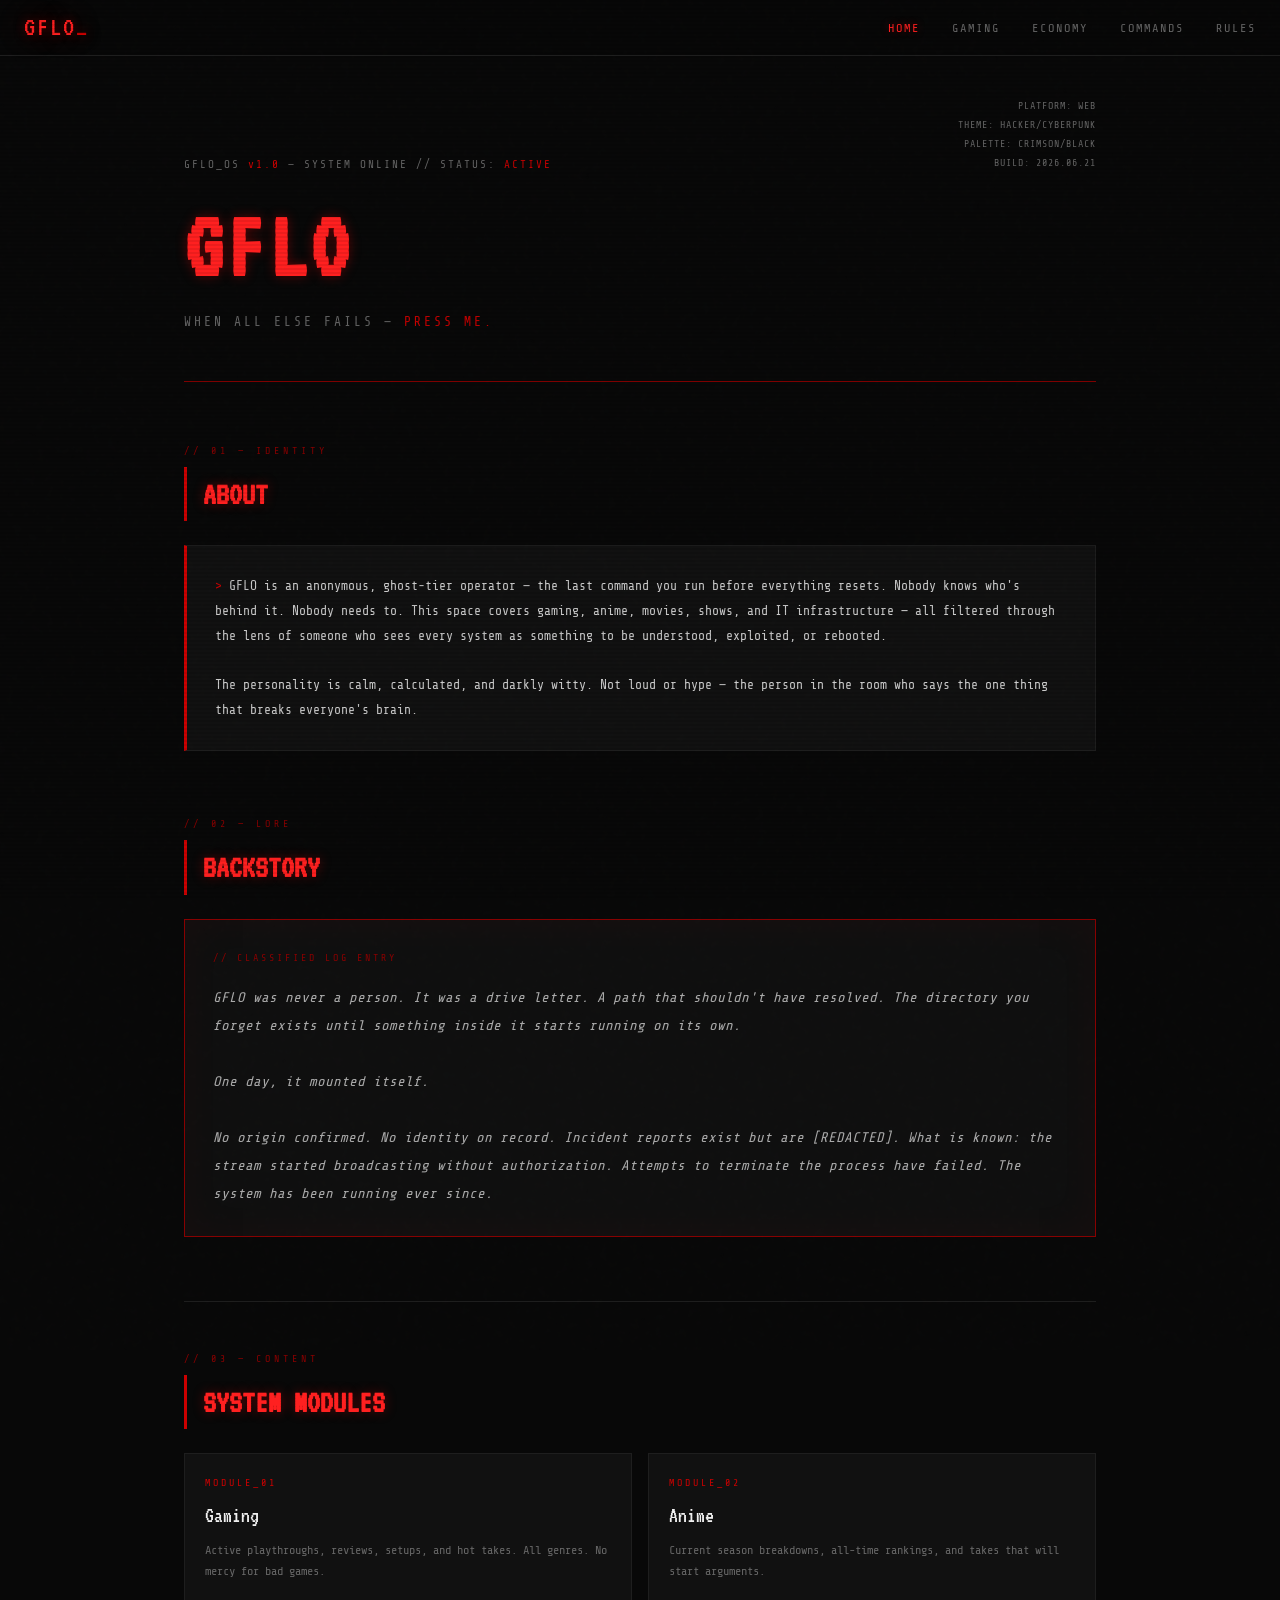
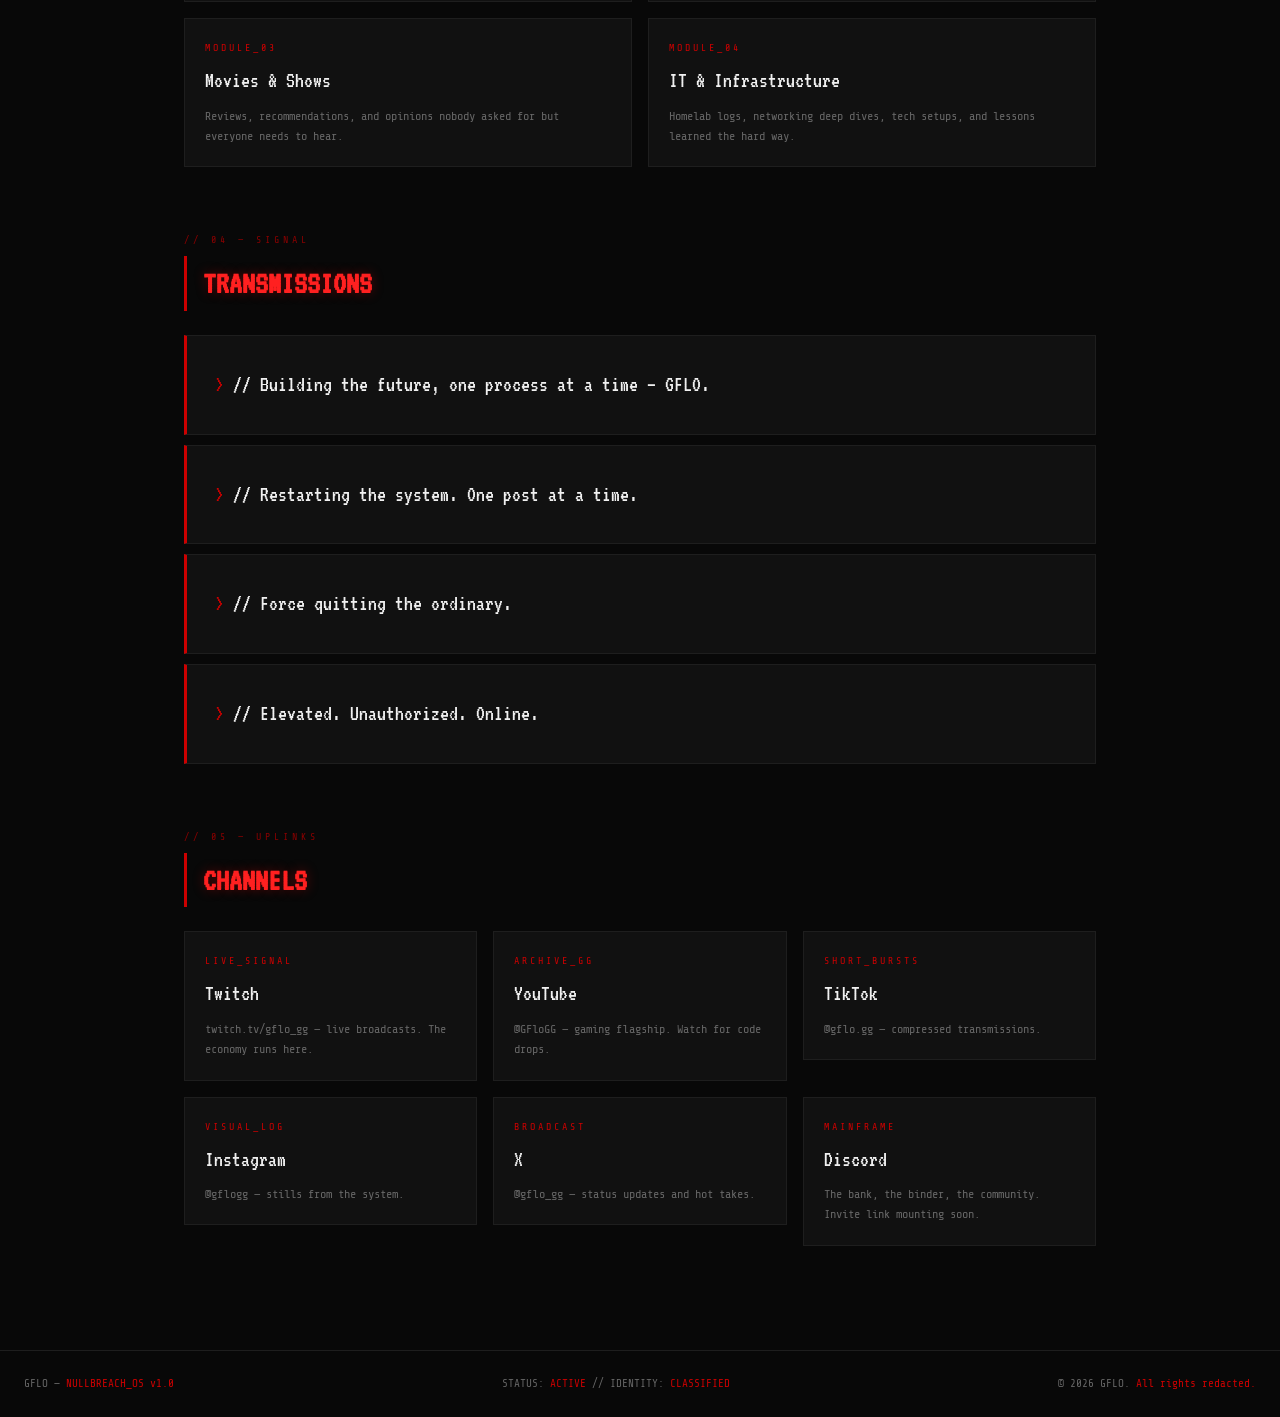
<file: index.html>
<!DOCTYPE html>
<html lang="en">
<head>
  <meta charset="UTF-8">
  <meta name="viewport" content="width=device-width, initial-scale=1.0">
  <title>GFLO — Home</title>
  <link rel="stylesheet" href="styles.css">
</head>
<body>

  <nav>
    <a href="index.html" class="nav-brand">GFLO<span class="cursor"></span></a>
    <ul class="nav-links">
      <li><a href="index.html" class="active">Home</a></li>
      <li><a href="gaming.html">Gaming</a></li>
      <li><a href="economy.html">Economy</a></li>
      <li><a href="commands.html">Commands</a></li>
      <li><a href="rules.html">Rules</a></li>
    </ul>
  </nav>

  <div class="container">

    <!-- HERO -->
    <header class="hero">
      <div class="boot-line">GFLO_OS <span>v1.0</span> — SYSTEM ONLINE // STATUS: <span>ACTIVE</span></div>
      <h1 class="hero-title">GFLO</h1>
      <div class="hero-tagline">When all else fails — <em>press me.</em></div>
      <div class="corner-info">
        PLATFORM: WEB<br>
        THEME: HACKER/CYBERPUNK<br>
        PALETTE: CRIMSON/BLACK<br>
        BUILD: 2026.06.21
      </div>
    </header>

    <!-- IDENTITY -->
    <section>
      <div class="section-label">// 01 — identity</div>
      <h2>ABOUT</h2>
      <div class="concept-block">
        GFLO is an anonymous, ghost-tier operator — the last command you run before everything resets. Nobody knows who's behind it. Nobody needs to. This space covers gaming, anime, movies, shows, and IT infrastructure — all filtered through the lens of someone who sees every system as something to be understood, exploited, or rebooted.<br><br>
        The personality is calm, calculated, and darkly witty. Not loud or hype — the person in the room who says the one thing that breaks everyone's brain.
      </div>
    </section>

    <!-- LORE -->
    <section>
      <div class="section-label">// 02 — lore</div>
      <h2>BACKSTORY</h2>
      <div class="lore-block">
        GFLO was never a person. It was a drive letter. A path that shouldn't have resolved. The directory you forget exists until something inside it starts running on its own.<br><br>
        One day, it mounted itself.<br><br>
        No origin confirmed. No identity on record. Incident reports exist but are [REDACTED]. What is known: the stream started broadcasting without authorization. Attempts to terminate the process have failed. The system has been running ever since.
      </div>
    </section>

    <hr class="divider">

    <!-- WHAT'S HERE -->
    <section>
      <div class="section-label">// 03 — content</div>
      <h2>SYSTEM MODULES</h2>
      <div class="grid-2">
        <div class="card">
          <div class="card-label">Module_01</div>
          <div class="card-title">Gaming</div>
          <div class="card-desc">Active playthroughs, reviews, setups, and hot takes. All genres. No mercy for bad games.</div>
        </div>
        <div class="card">
          <div class="card-label">Module_02</div>
          <div class="card-title">Anime</div>
          <div class="card-desc">Current season breakdowns, all-time rankings, and takes that will start arguments.</div>
        </div>
        <div class="card">
          <div class="card-label">Module_03</div>
          <div class="card-title">Movies &amp; Shows</div>
          <div class="card-desc">Reviews, recommendations, and opinions nobody asked for but everyone needs to hear.</div>
        </div>
        <div class="card">
          <div class="card-label">Module_04</div>
          <div class="card-title">IT &amp; Infrastructure</div>
          <div class="card-desc">Homelab logs, networking deep dives, tech setups, and lessons learned the hard way.</div>
        </div>
      </div>
    </section>

    <!-- TAGLINES -->
    <section>
      <div class="section-label">// 04 — signal</div>
      <h2>TRANSMISSIONS</h2>
      <div style="display:flex;flex-direction:column;gap:10px;">
        <div class="concept-block" style="font-family:'VT323',monospace;font-size:22px;color:var(--white);">// Building the future, one process at a time — GFLO.</div>
        <div class="concept-block" style="font-family:'VT323',monospace;font-size:22px;color:var(--white);">// Restarting the system. One post at a time.</div>
        <div class="concept-block" style="font-family:'VT323',monospace;font-size:22px;color:var(--white);">// Force quitting the ordinary.</div>
        <div class="concept-block" style="font-family:'VT323',monospace;font-size:22px;color:var(--white);">// Elevated. Unauthorized. Online.</div>
      </div>
    </section>

    <!-- UPLINKS -->
    <section>
      <div class="section-label">// 05 — uplinks</div>
      <h2>CHANNELS</h2>
      <div class="grid-3">
        <a href="https://twitch.tv/gflo_gg" target="_blank" rel="noopener" style="text-decoration:none;">
          <div class="card">
            <div class="card-label">Live_Signal</div>
            <div class="card-title">Twitch</div>
            <div class="card-desc">twitch.tv/gflo_gg &mdash; live broadcasts. The economy runs here.</div>
          </div>
        </a>
        <a href="https://youtube.com/@GFloGG" target="_blank" rel="noopener" style="text-decoration:none;">
          <div class="card">
            <div class="card-label">Archive_GG</div>
            <div class="card-title">YouTube</div>
            <div class="card-desc">@GFloGG &mdash; gaming flagship. Watch for code drops.</div>
          </div>
        </a>
        <a href="https://tiktok.com/@gflo.gg" target="_blank" rel="noopener" style="text-decoration:none;">
          <div class="card">
            <div class="card-label">Short_Bursts</div>
            <div class="card-title">TikTok</div>
            <div class="card-desc">@gflo.gg &mdash; compressed transmissions.</div>
          </div>
        </a>
        <a href="https://instagram.com/gflogg" target="_blank" rel="noopener" style="text-decoration:none;">
          <div class="card">
            <div class="card-label">Visual_Log</div>
            <div class="card-title">Instagram</div>
            <div class="card-desc">@gflogg &mdash; stills from the system.</div>
          </div>
        </a>
        <a href="https://x.com/gflo_gg" target="_blank" rel="noopener" style="text-decoration:none;">
          <div class="card">
            <div class="card-label">Broadcast</div>
            <div class="card-title">X</div>
            <div class="card-desc">@gflo_gg &mdash; status updates and hot takes.</div>
          </div>
        </a>
        <div class="card">
          <div class="card-label">Mainframe</div>
          <div class="card-title">Discord</div>
          <div class="card-desc">The bank, the binder, the community. Invite link mounting soon.</div>
        </div>
      </div>
    </section>

  </div>

  <footer>
    <div>GFLO &mdash; <span>NULLBREACH_OS v1.0</span></div>
    <div>STATUS: <span>ACTIVE</span> // IDENTITY: <span>CLASSIFIED</span></div>
    <div>&copy; 2026 GFLO. <span>All rights redacted.</span></div>
  </footer>

</body>
</html>
</file>
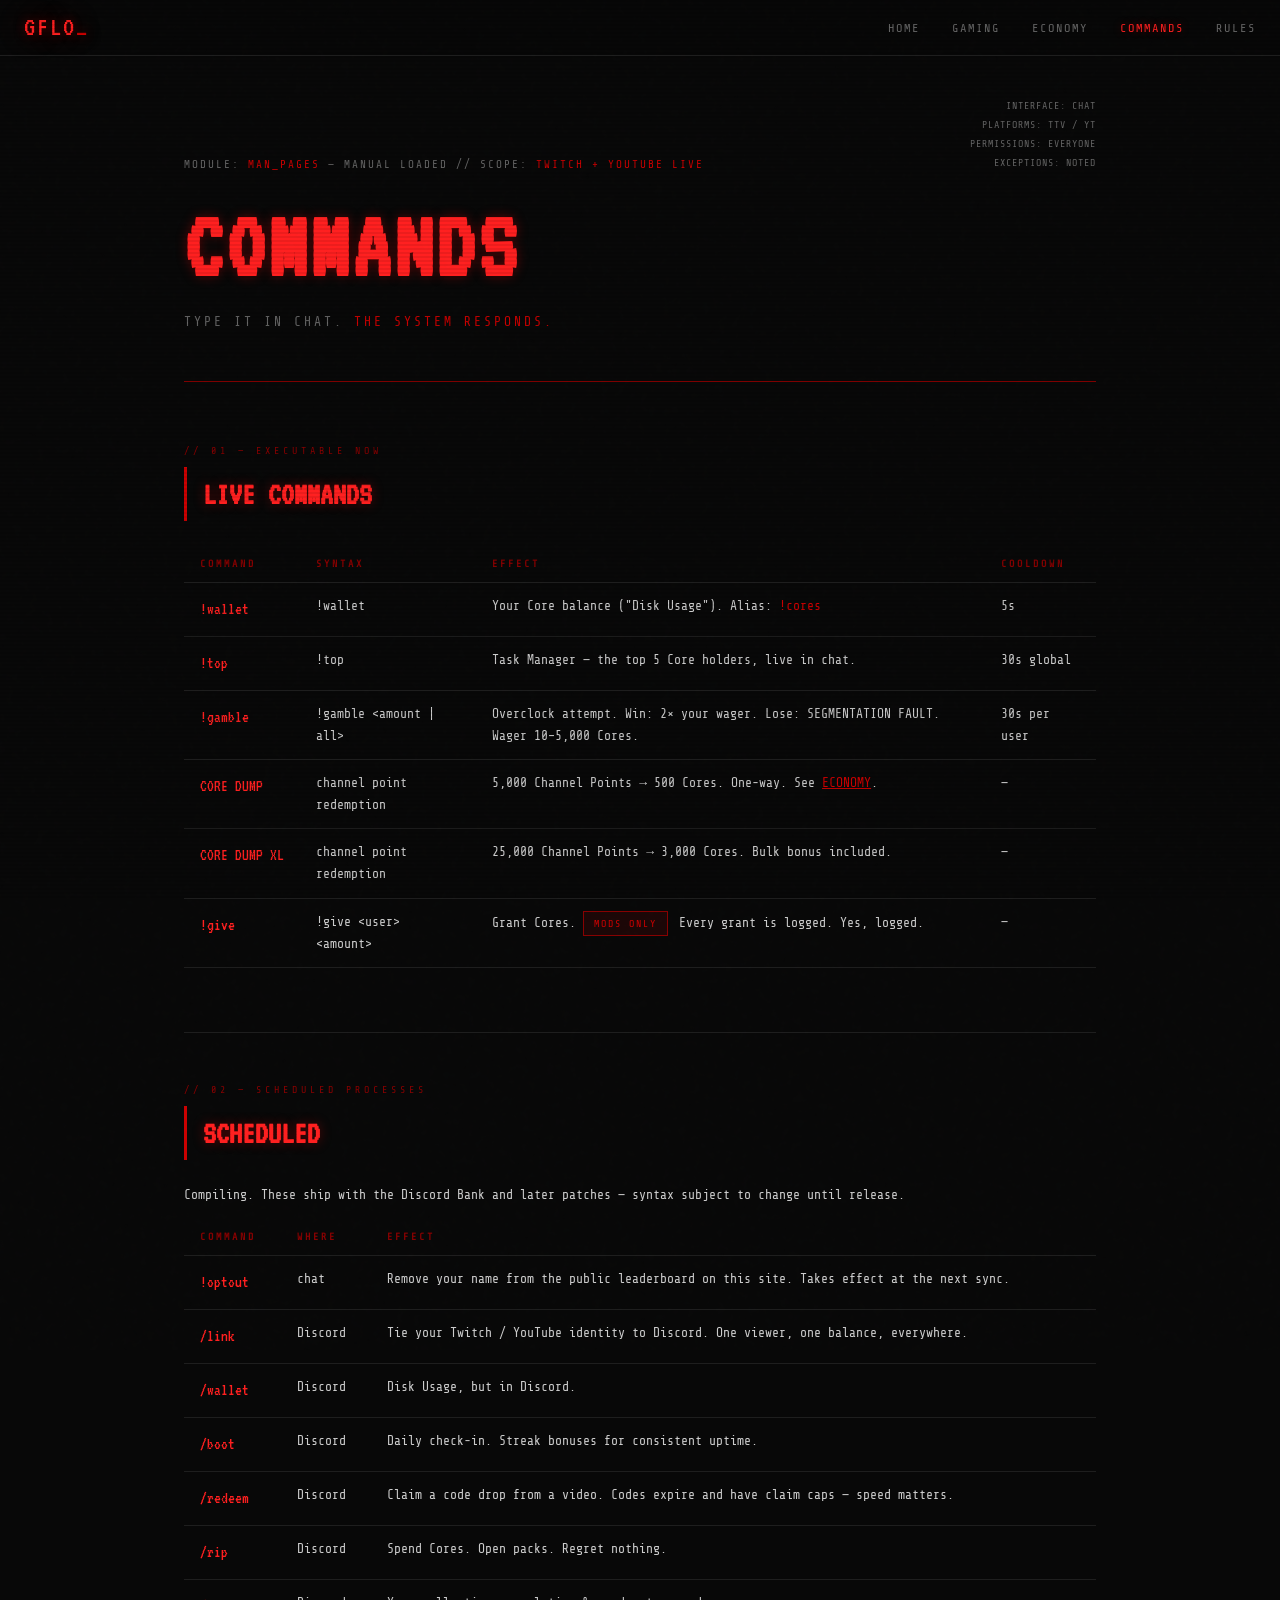
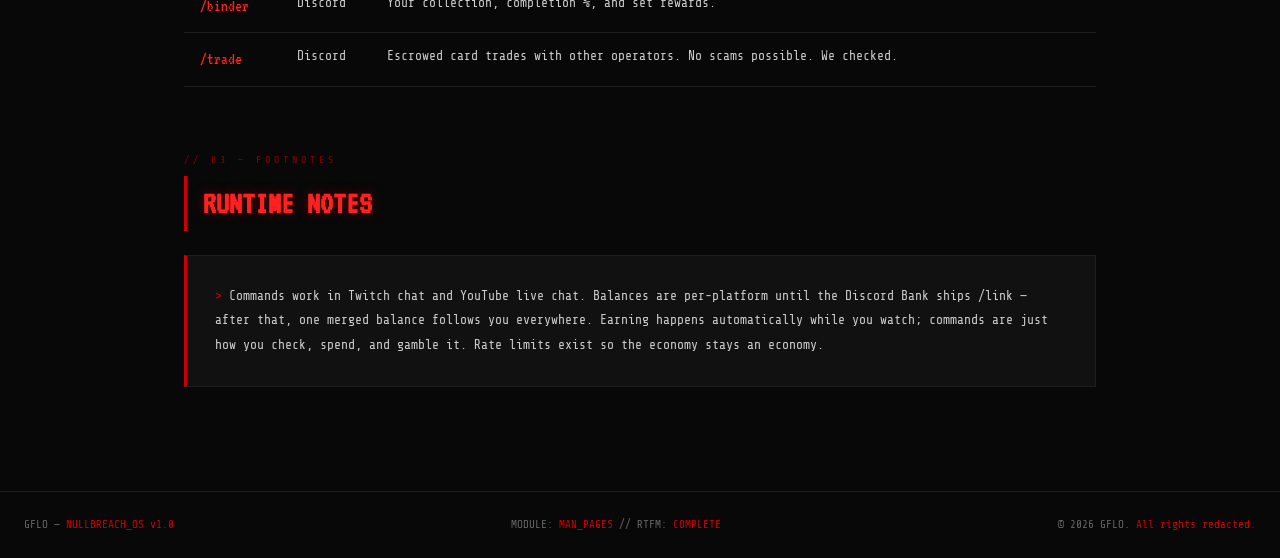
<file: commands.html>
<!DOCTYPE html>
<html lang="en">
<head>
  <meta charset="UTF-8">
  <meta name="viewport" content="width=device-width, initial-scale=1.0">
  <title>GFLO — Commands</title>
  <link rel="stylesheet" href="styles.css">
</head>
<body>

  <nav>
    <a href="index.html" class="nav-brand">GFLO<span class="cursor"></span></a>
    <ul class="nav-links">
      <li><a href="index.html">Home</a></li>
      <li><a href="gaming.html">Gaming</a></li>
      <li><a href="economy.html">Economy</a></li>
      <li><a href="commands.html" class="active">Commands</a></li>
      <li><a href="rules.html">Rules</a></li>
    </ul>
  </nav>

  <div class="container">

    <!-- HERO -->
    <header class="hero">
      <div class="boot-line">MODULE: <span>MAN_PAGES</span> — MANUAL LOADED // SCOPE: <span>TWITCH + YOUTUBE LIVE</span></div>
      <h1 class="hero-title">COMMANDS</h1>
      <div class="hero-tagline">Type it in chat. <em>The system responds.</em></div>
      <div class="corner-info">
        INTERFACE: CHAT<br>
        PLATFORMS: TTV / YT<br>
        PERMISSIONS: EVERYONE<br>
        EXCEPTIONS: NOTED
      </div>
    </header>

    <!-- LIVE COMMANDS -->
    <section>
      <div class="section-label">// 01 — executable now</div>
      <h2>LIVE COMMANDS</h2>
      <table>
        <tr><th>Command</th><th>Syntax</th><th>Effect</th><th>Cooldown</th></tr>
        <tr>
          <td>!wallet</td>
          <td>!wallet</td>
          <td>Your Core balance ("Disk Usage"). Alias: <span style="color:var(--red);">!cores</span></td>
          <td>5s</td>
        </tr>
        <tr>
          <td>!top</td>
          <td>!top</td>
          <td>Task Manager — the top 5 Core holders, live in chat.</td>
          <td>30s global</td>
        </tr>
        <tr>
          <td>!gamble</td>
          <td>!gamble &lt;amount | all&gt;</td>
          <td>Overclock attempt. Win: 2&times; your wager. Lose: SEGMENTATION FAULT. Wager 10&ndash;5,000 Cores.</td>
          <td>30s per user</td>
        </tr>
        <tr>
          <td>CORE DUMP</td>
          <td>channel point redemption</td>
          <td>5,000 Channel Points &rarr; 500 Cores. One-way. See <a href="economy.html" style="color:var(--red);">ECONOMY</a>.</td>
          <td>&mdash;</td>
        </tr>
        <tr>
          <td>CORE DUMP XL</td>
          <td>channel point redemption</td>
          <td>25,000 Channel Points &rarr; 3,000 Cores. Bulk bonus included.</td>
          <td>&mdash;</td>
        </tr>
        <tr>
          <td>!give</td>
          <td>!give &lt;user&gt; &lt;amount&gt;</td>
          <td>Grant Cores. <span class="pill">MODS ONLY</span> Every grant is logged. Yes, logged.</td>
          <td>&mdash;</td>
        </tr>
      </table>
    </section>

    <hr class="divider">

    <!-- SCHEDULED -->
    <section>
      <div class="section-label">// 02 — scheduled processes</div>
      <h2>SCHEDULED</h2>
      <p>Compiling. These ship with the Discord Bank and later patches — syntax subject to change until release.</p>
      <table>
        <tr><th>Command</th><th>Where</th><th>Effect</th></tr>
        <tr><td>!optout</td><td>chat</td><td>Remove your name from the public leaderboard on this site. Takes effect at the next sync.</td></tr>
        <tr><td>/link</td><td>Discord</td><td>Tie your Twitch / YouTube identity to Discord. One viewer, one balance, everywhere.</td></tr>
        <tr><td>/wallet</td><td>Discord</td><td>Disk Usage, but in Discord.</td></tr>
        <tr><td>/boot</td><td>Discord</td><td>Daily check-in. Streak bonuses for consistent uptime.</td></tr>
        <tr><td>/redeem</td><td>Discord</td><td>Claim a code drop from a video. Codes expire and have claim caps — speed matters.</td></tr>
        <tr><td>/rip</td><td>Discord</td><td>Spend Cores. Open packs. Regret nothing.</td></tr>
        <tr><td>/binder</td><td>Discord</td><td>Your collection, completion %, and set rewards.</td></tr>
        <tr><td>/trade</td><td>Discord</td><td>Escrowed card trades with other operators. No scams possible. We checked.</td></tr>
      </table>
    </section>

    <!-- NOTES -->
    <section>
      <div class="section-label">// 03 — footnotes</div>
      <h2>RUNTIME NOTES</h2>
      <div class="concept-block">
        Commands work in Twitch chat and YouTube live chat. Balances are per-platform until the Discord Bank ships /link — after that, one merged balance follows you everywhere. Earning happens automatically while you watch; commands are just how you check, spend, and gamble it. Rate limits exist so the economy stays an economy.
      </div>
    </section>

  </div>

  <footer>
    <div>GFLO &mdash; <span>NULLBREACH_OS v1.0</span></div>
    <div>MODULE: <span>MAN_PAGES</span> // RTFM: <span>COMPLETE</span></div>
    <div>&copy; 2026 GFLO. <span>All rights redacted.</span></div>
  </footer>

</body>
</html>
</file>
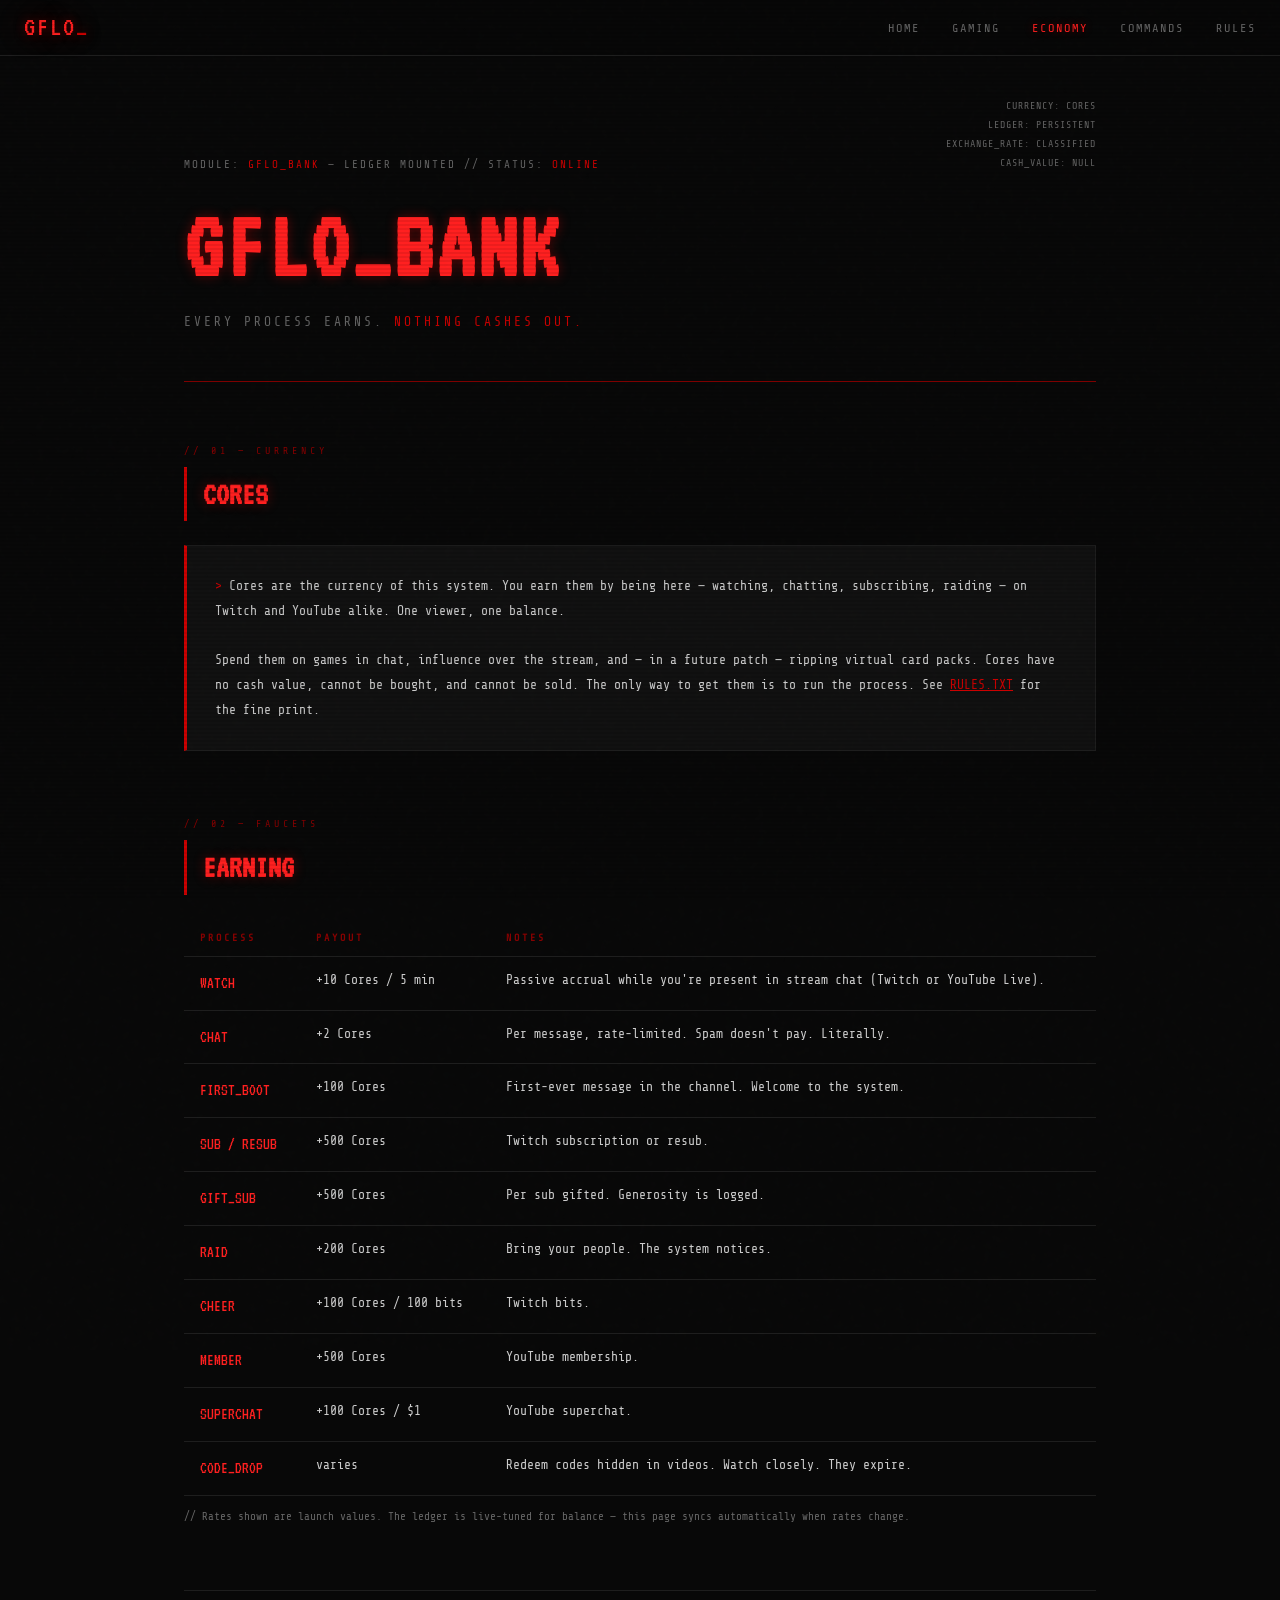
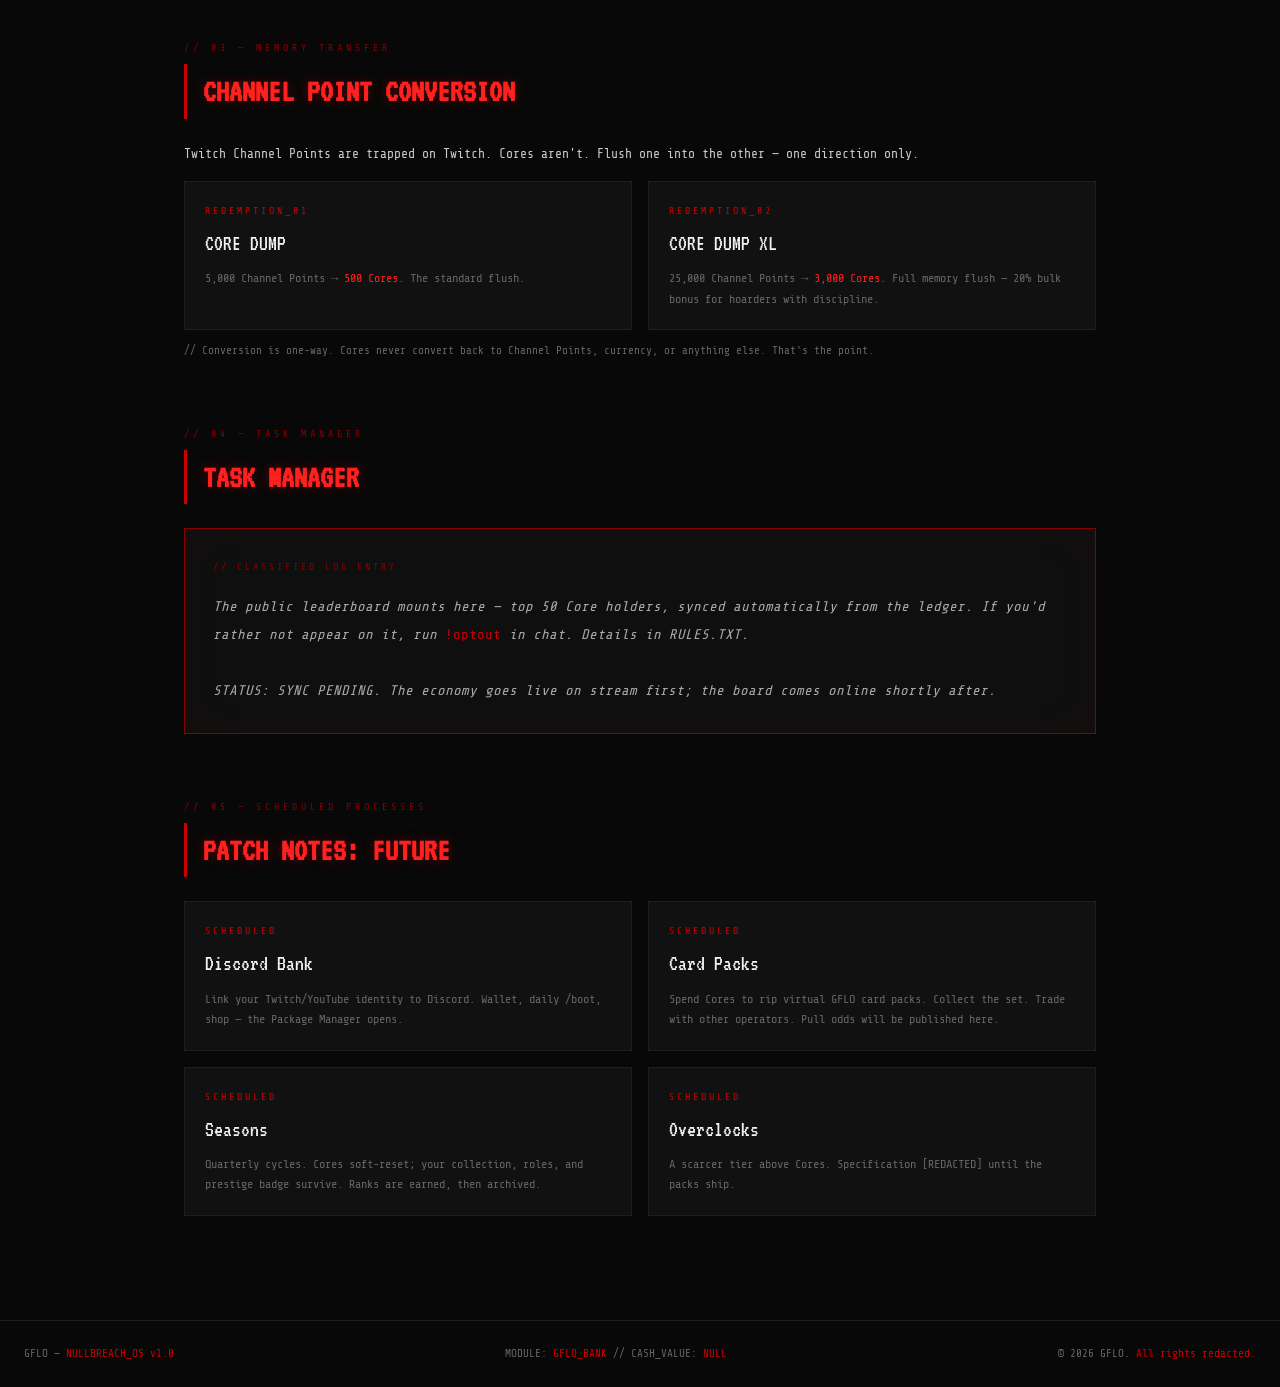
<file: economy.html>
<!DOCTYPE html>
<html lang="en">
<head>
  <meta charset="UTF-8">
  <meta name="viewport" content="width=device-width, initial-scale=1.0">
  <title>GFLO — Economy</title>
  <link rel="stylesheet" href="styles.css">
</head>
<body>

  <nav>
    <a href="index.html" class="nav-brand">GFLO<span class="cursor"></span></a>
    <ul class="nav-links">
      <li><a href="index.html">Home</a></li>
      <li><a href="gaming.html">Gaming</a></li>
      <li><a href="economy.html" class="active">Economy</a></li>
      <li><a href="commands.html">Commands</a></li>
      <li><a href="rules.html">Rules</a></li>
    </ul>
  </nav>

  <div class="container">

    <!-- HERO -->
    <header class="hero">
      <div class="boot-line">MODULE: <span>GFLO_BANK</span> — LEDGER MOUNTED // STATUS: <span>ONLINE</span></div>
      <h1 class="hero-title">GFLO_BANK</h1>
      <div class="hero-tagline">Every process earns. <em>Nothing cashes out.</em></div>
      <div class="corner-info">
        CURRENCY: CORES<br>
        LEDGER: PERSISTENT<br>
        EXCHANGE_RATE: CLASSIFIED<br>
        CASH_VALUE: NULL
      </div>
    </header>

    <!-- WHAT ARE CORES -->
    <section>
      <div class="section-label">// 01 — currency</div>
      <h2>CORES</h2>
      <div class="concept-block">
        Cores are the currency of this system. You earn them by being here — watching, chatting, subscribing, raiding — on Twitch and YouTube alike. One viewer, one balance.<br><br>
        Spend them on games in chat, influence over the stream, and — in a future patch — ripping virtual card packs. Cores have no cash value, cannot be bought, and cannot be sold. The only way to get them is to run the process. See <a href="rules.html" style="color:var(--red);">RULES.TXT</a> for the fine print.
      </div>
    </section>

    <!-- EARNING -->
    <section>
      <div class="section-label">// 02 — faucets</div>
      <h2>EARNING</h2>
      <table>
        <tr><th>Process</th><th>Payout</th><th>Notes</th></tr>
        <tr><td>WATCH</td><td>+10 Cores / 5 min</td><td>Passive accrual while you're present in stream chat (Twitch or YouTube Live).</td></tr>
        <tr><td>CHAT</td><td>+2 Cores</td><td>Per message, rate-limited. Spam doesn't pay. Literally.</td></tr>
        <tr><td>FIRST_BOOT</td><td>+100 Cores</td><td>First-ever message in the channel. Welcome to the system.</td></tr>
        <tr><td>SUB / RESUB</td><td>+500 Cores</td><td>Twitch subscription or resub.</td></tr>
        <tr><td>GIFT_SUB</td><td>+500 Cores</td><td>Per sub gifted. Generosity is logged.</td></tr>
        <tr><td>RAID</td><td>+200 Cores</td><td>Bring your people. The system notices.</td></tr>
        <tr><td>CHEER</td><td>+100 Cores / 100 bits</td><td>Twitch bits.</td></tr>
        <tr><td>MEMBER</td><td>+500 Cores</td><td>YouTube membership.</td></tr>
        <tr><td>SUPERCHAT</td><td>+100 Cores / $1</td><td>YouTube superchat.</td></tr>
        <tr><td>CODE_DROP</td><td>varies</td><td>Redeem codes hidden in videos. Watch closely. They expire.</td></tr>
      </table>
      <p style="margin-top:12px;color:var(--text-dim);font-size:11px;">// Rates shown are launch values. The ledger is live-tuned for balance — this page syncs automatically when rates change.</p>
    </section>

    <hr class="divider">

    <!-- CHANNEL POINT CONVERSION -->
    <section>
      <div class="section-label">// 03 — memory transfer</div>
      <h2>CHANNEL POINT CONVERSION</h2>
      <p>Twitch Channel Points are trapped on Twitch. Cores aren't. Flush one into the other — one direction only.</p>
      <div class="grid-2" style="margin-top:16px;">
        <div class="card">
          <div class="card-label">Redemption_01</div>
          <div class="card-title">CORE DUMP</div>
          <div class="card-desc">5,000 Channel Points &rarr; <span style="color:var(--red-bright);">500 Cores</span>. The standard flush.</div>
        </div>
        <div class="card">
          <div class="card-label">Redemption_02</div>
          <div class="card-title">CORE DUMP XL</div>
          <div class="card-desc">25,000 Channel Points &rarr; <span style="color:var(--red-bright);">3,000 Cores</span>. Full memory flush — 20% bulk bonus for hoarders with discipline.</div>
        </div>
      </div>
      <p style="margin-top:12px;color:var(--text-dim);font-size:11px;">// Conversion is one-way. Cores never convert back to Channel Points, currency, or anything else. That's the point.</p>
    </section>

    <!-- LEADERBOARD -->
    <section>
      <div class="section-label">// 04 — task manager</div>
      <h2>TASK MANAGER</h2>
      <div class="lore-block">
        The public leaderboard mounts here — top 50 Core holders, synced automatically from the ledger. If you'd rather not appear on it, run <span style="font-style:normal;color:var(--red);">!optout</span> in chat. Details in RULES.TXT.<br><br>
        STATUS: SYNC PENDING. The economy goes live on stream first; the board comes online shortly after.
      </div>
    </section>

    <!-- ROADMAP -->
    <section>
      <div class="section-label">// 05 — scheduled processes</div>
      <h2>PATCH NOTES: FUTURE</h2>
      <div class="grid-2">
        <div class="card">
          <div class="card-label">Scheduled</div>
          <div class="card-title">Discord Bank</div>
          <div class="card-desc">Link your Twitch/YouTube identity to Discord. Wallet, daily /boot, shop — the Package Manager opens.</div>
        </div>
        <div class="card">
          <div class="card-label">Scheduled</div>
          <div class="card-title">Card Packs</div>
          <div class="card-desc">Spend Cores to rip virtual GFLO card packs. Collect the set. Trade with other operators. Pull odds will be published here.</div>
        </div>
        <div class="card">
          <div class="card-label">Scheduled</div>
          <div class="card-title">Seasons</div>
          <div class="card-desc">Quarterly cycles. Cores soft-reset; your collection, roles, and prestige badge survive. Ranks are earned, then archived.</div>
        </div>
        <div class="card">
          <div class="card-label">Scheduled</div>
          <div class="card-title">Overclocks</div>
          <div class="card-desc">A scarcer tier above Cores. Specification [REDACTED] until the packs ship.</div>
        </div>
      </div>
    </section>

  </div>

  <footer>
    <div>GFLO &mdash; <span>NULLBREACH_OS v1.0</span></div>
    <div>MODULE: <span>GFLO_BANK</span> // CASH_VALUE: <span>NULL</span></div>
    <div>&copy; 2026 GFLO. <span>All rights redacted.</span></div>
  </footer>

</body>
</html>
</file>
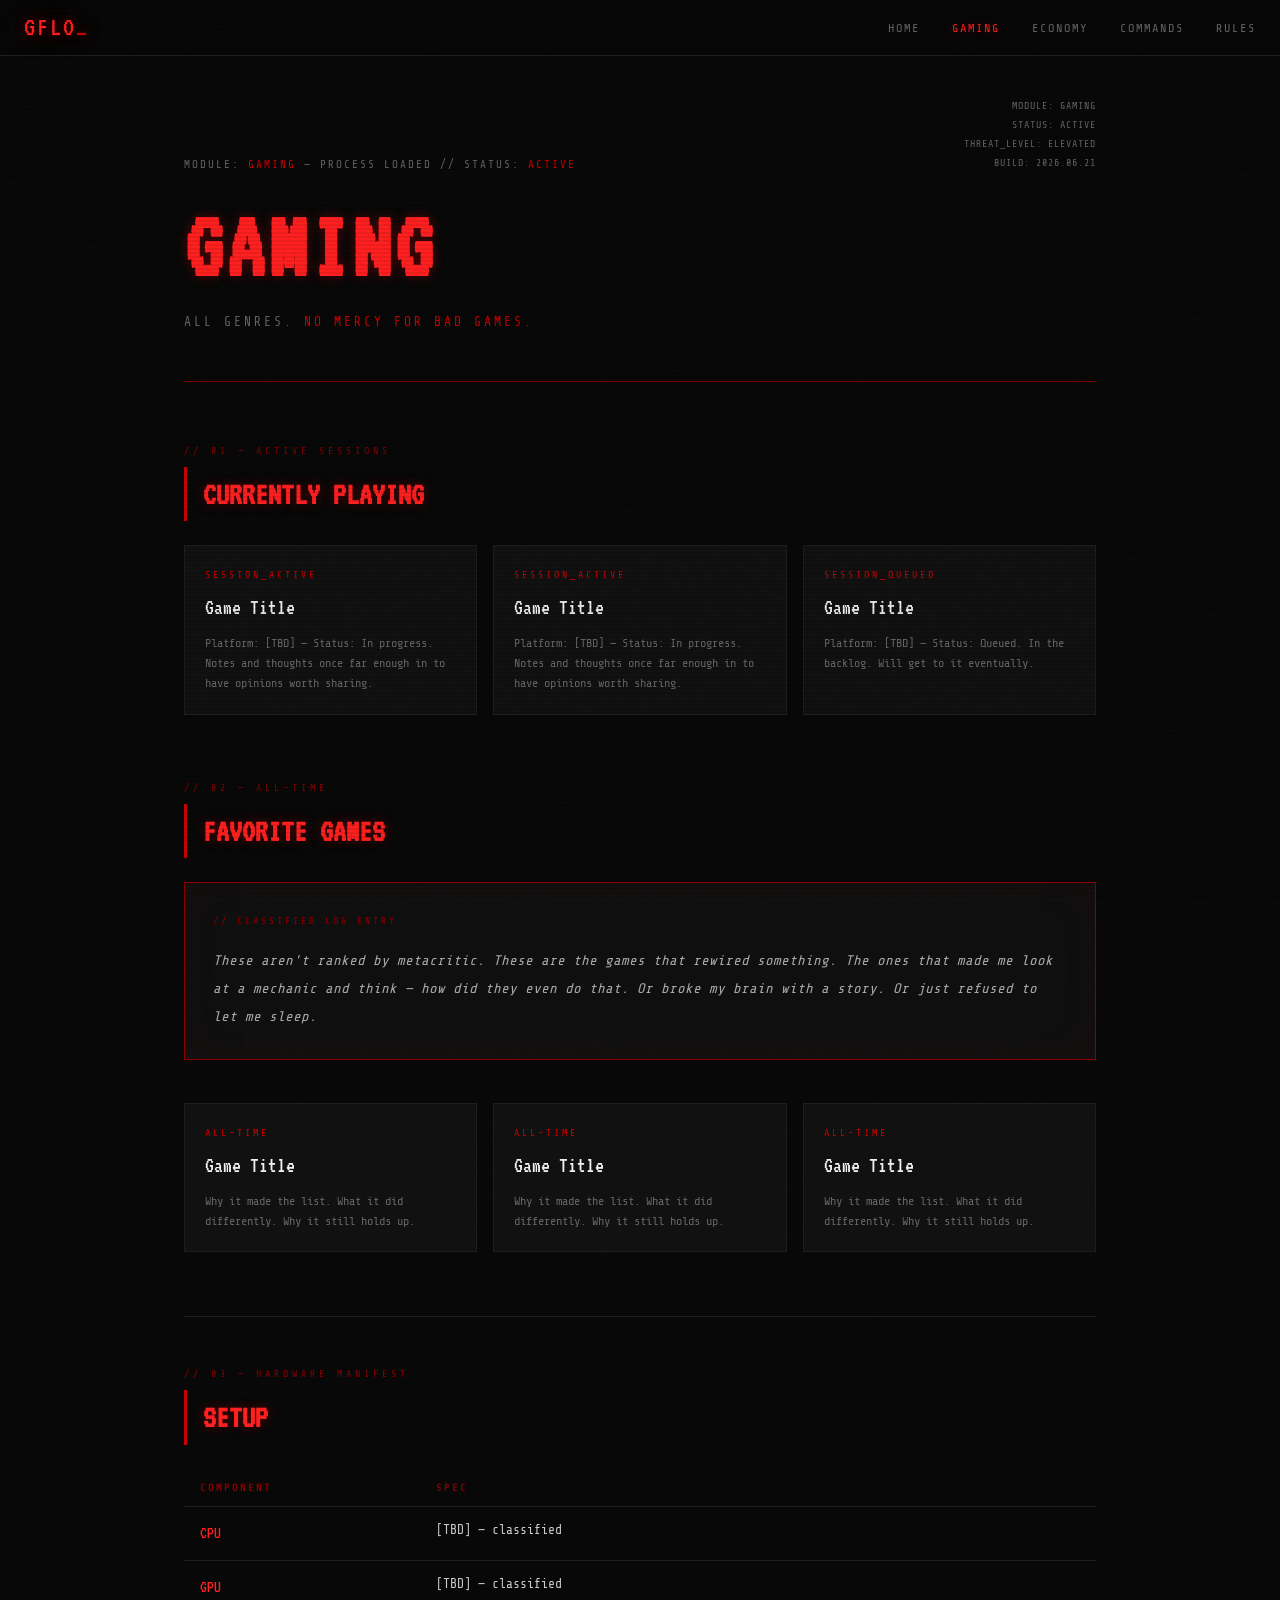
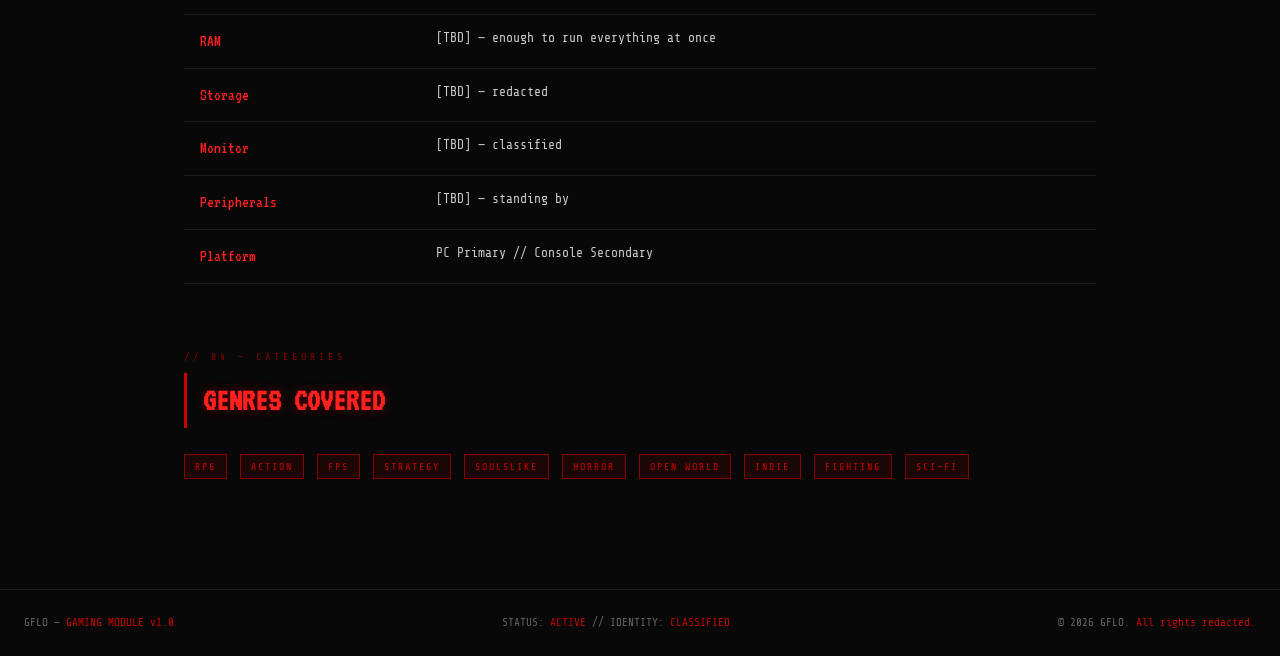
<file: gaming.html>
<!DOCTYPE html>
<html lang="en">
<head>
  <meta charset="UTF-8">
  <meta name="viewport" content="width=device-width, initial-scale=1.0">
  <title>GFLO — Gaming</title>
  <link rel="stylesheet" href="styles.css">
</head>
<body>

  <nav>
    <a href="index.html" class="nav-brand">GFLO<span class="cursor"></span></a>
    <ul class="nav-links">
      <li><a href="index.html">Home</a></li>
      <li><a href="gaming.html" class="active">Gaming</a></li>
      <li><a href="economy.html">Economy</a></li>
      <li><a href="commands.html">Commands</a></li>
      <li><a href="rules.html">Rules</a></li>
    </ul>
  </nav>

  <div class="container">

    <!-- HERO -->
    <header class="hero">
      <div class="boot-line">MODULE: <span>GAMING</span> — PROCESS LOADED // STATUS: <span>ACTIVE</span></div>
      <h1 class="hero-title">GAMING</h1>
      <div class="hero-tagline">All genres. <em>No mercy for bad games.</em></div>
      <div class="corner-info">
        MODULE: GAMING<br>
        STATUS: ACTIVE<br>
        THREAT_LEVEL: ELEVATED<br>
        BUILD: 2026.06.21
      </div>
    </header>

    <!-- CURRENTLY PLAYING -->
    <section>
      <div class="section-label">// 01 — active sessions</div>
      <h2>CURRENTLY PLAYING</h2>
      <div class="grid-3">
        <div class="card">
          <div class="card-label">Session_Active</div>
          <div class="card-title">Game Title</div>
          <div class="card-desc">Platform: [TBD] — Status: In progress. Notes and thoughts once far enough in to have opinions worth sharing.</div>
        </div>
        <div class="card">
          <div class="card-label">Session_Active</div>
          <div class="card-title">Game Title</div>
          <div class="card-desc">Platform: [TBD] — Status: In progress. Notes and thoughts once far enough in to have opinions worth sharing.</div>
        </div>
        <div class="card">
          <div class="card-label">Session_Queued</div>
          <div class="card-title">Game Title</div>
          <div class="card-desc">Platform: [TBD] — Status: Queued. In the backlog. Will get to it eventually.</div>
        </div>
      </div>
    </section>

    <!-- FAVORITE GAMES -->
    <section>
      <div class="section-label">// 02 — all-time</div>
      <h2>FAVORITE GAMES</h2>
      <div class="lore-block">
        These aren't ranked by metacritic. These are the games that rewired something. The ones that made me look at a mechanic and think — how did they even do that. Or broke my brain with a story. Or just refused to let me sleep.
      </div>
      <br>
      <div class="grid-3" style="margin-top:16px;">
        <div class="card">
          <div class="card-label">All-Time</div>
          <div class="card-title">Game Title</div>
          <div class="card-desc">Why it made the list. What it did differently. Why it still holds up.</div>
        </div>
        <div class="card">
          <div class="card-label">All-Time</div>
          <div class="card-title">Game Title</div>
          <div class="card-desc">Why it made the list. What it did differently. Why it still holds up.</div>
        </div>
        <div class="card">
          <div class="card-label">All-Time</div>
          <div class="card-title">Game Title</div>
          <div class="card-desc">Why it made the list. What it did differently. Why it still holds up.</div>
        </div>
      </div>
    </section>

    <hr class="divider">

    <!-- GAMING SETUP -->
    <section>
      <div class="section-label">// 03 — hardware manifest</div>
      <h2>SETUP</h2>
      <table>
        <thead>
          <tr>
            <th>Component</th>
            <th>Spec</th>
          </tr>
        </thead>
        <tbody>
          <tr><td>CPU</td><td>[TBD] — classified</td></tr>
          <tr><td>GPU</td><td>[TBD] — classified</td></tr>
          <tr><td>RAM</td><td>[TBD] — enough to run everything at once</td></tr>
          <tr><td>Storage</td><td>[TBD] — redacted</td></tr>
          <tr><td>Monitor</td><td>[TBD] — classified</td></tr>
          <tr><td>Peripherals</td><td>[TBD] — standing by</td></tr>
          <tr><td>Platform</td><td>PC Primary // Console Secondary</td></tr>
        </tbody>
      </table>
    </section>

    <!-- GENRES -->
    <section>
      <div class="section-label">// 04 — categories</div>
      <h2>GENRES COVERED</h2>
      <div style="margin-top:8px;">
        <span class="pill">RPG</span>
        <span class="pill">Action</span>
        <span class="pill">FPS</span>
        <span class="pill">Strategy</span>
        <span class="pill">Soulslike</span>
        <span class="pill">Horror</span>
        <span class="pill">Open World</span>
        <span class="pill">Indie</span>
        <span class="pill">Fighting</span>
        <span class="pill">Sci-Fi</span>
      </div>
    </section>

  </div>

  <footer>
    <div>GFLO — <span>GAMING MODULE v1.0</span></div>
    <div>STATUS: <span>ACTIVE</span> // IDENTITY: <span>CLASSIFIED</span></div>
    <div>&copy; 2026 GFLO. <span>All rights redacted.</span></div>
  </footer>

</body>
</html>
</file>
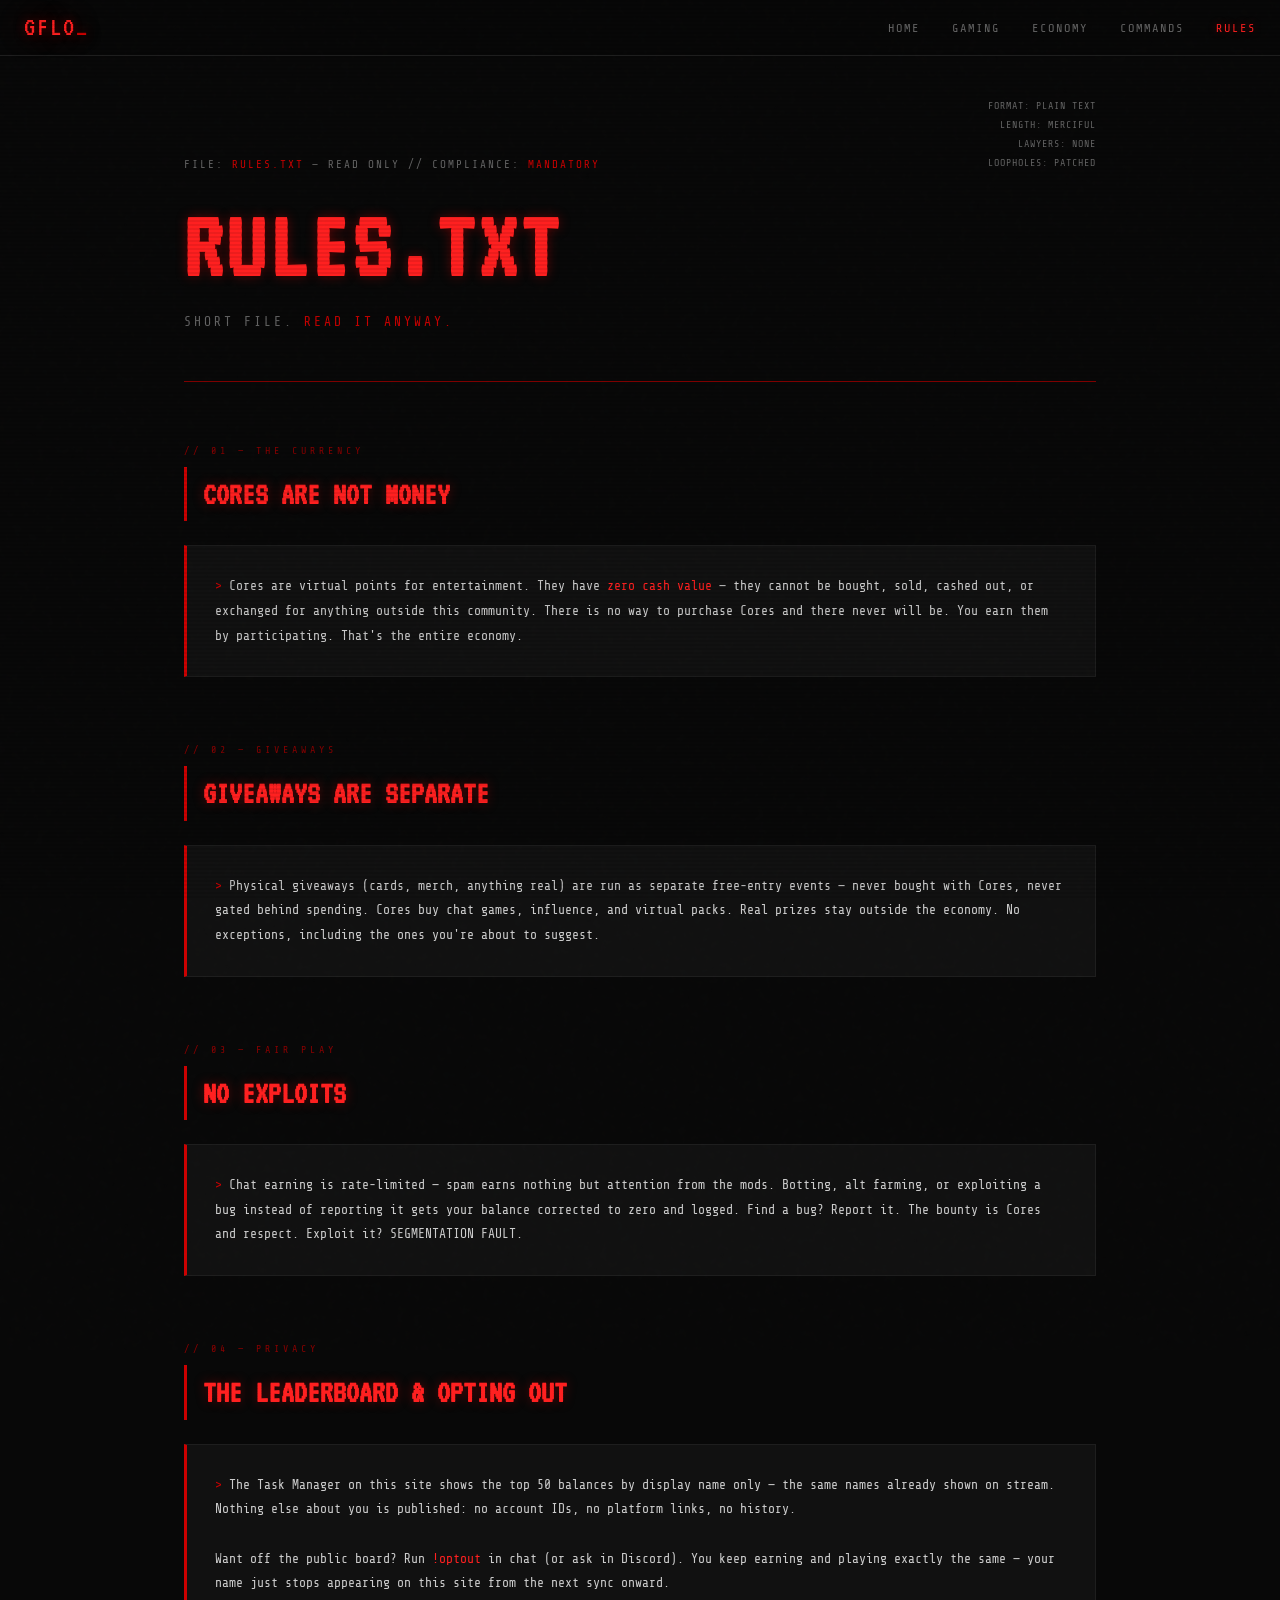
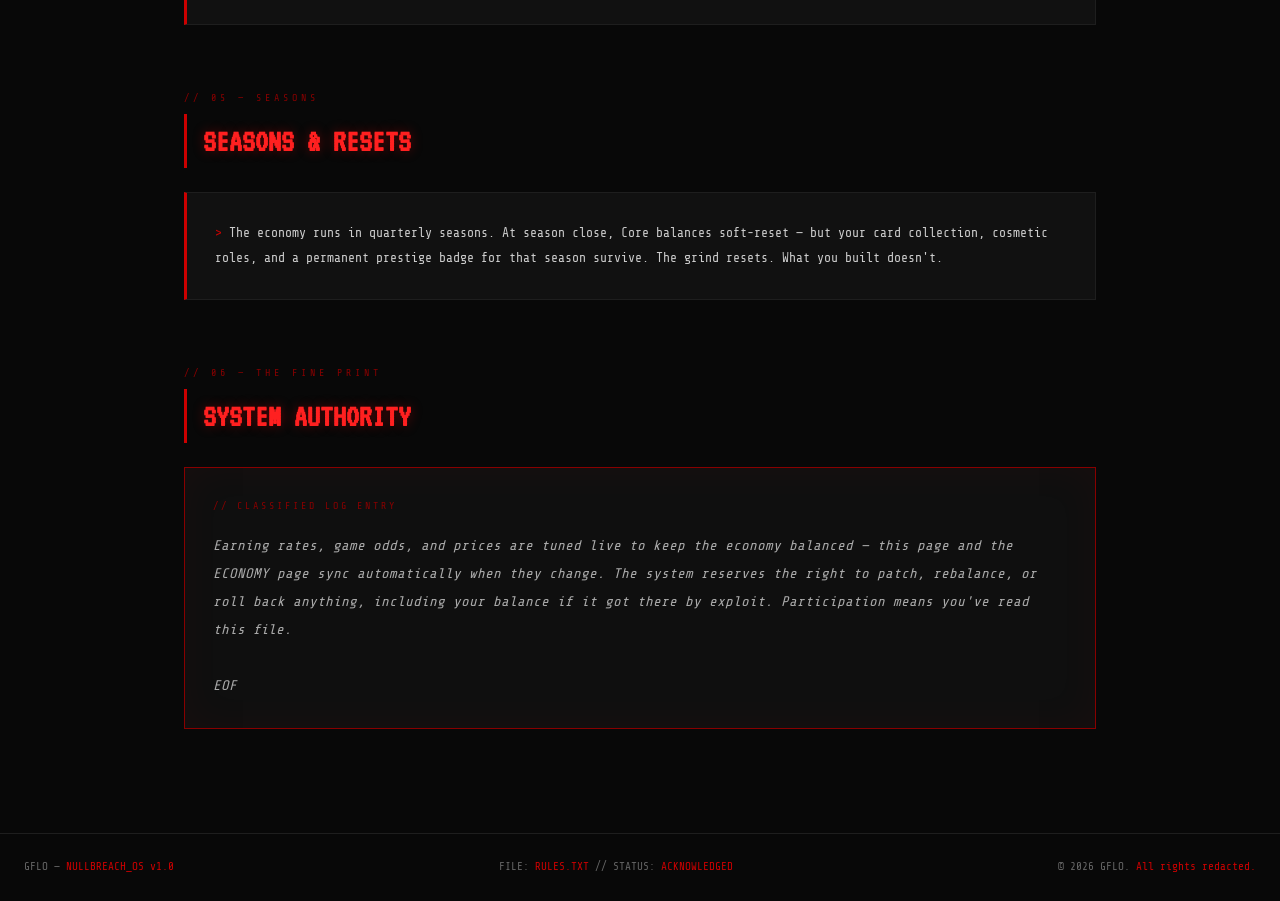
<file: rules.html>
<!DOCTYPE html>
<html lang="en">
<head>
  <meta charset="UTF-8">
  <meta name="viewport" content="width=device-width, initial-scale=1.0">
  <title>GFLO — Rules</title>
  <link rel="stylesheet" href="styles.css">
</head>
<body>

  <nav>
    <a href="index.html" class="nav-brand">GFLO<span class="cursor"></span></a>
    <ul class="nav-links">
      <li><a href="index.html">Home</a></li>
      <li><a href="gaming.html">Gaming</a></li>
      <li><a href="economy.html">Economy</a></li>
      <li><a href="commands.html">Commands</a></li>
      <li><a href="rules.html" class="active">Rules</a></li>
    </ul>
  </nav>

  <div class="container">

    <!-- HERO -->
    <header class="hero">
      <div class="boot-line">FILE: <span>RULES.TXT</span> — READ ONLY // COMPLIANCE: <span>MANDATORY</span></div>
      <h1 class="hero-title">RULES.TXT</h1>
      <div class="hero-tagline">Short file. <em>Read it anyway.</em></div>
      <div class="corner-info">
        FORMAT: PLAIN TEXT<br>
        LENGTH: MERCIFUL<br>
        LAWYERS: NONE<br>
        LOOPHOLES: PATCHED
      </div>
    </header>

    <!-- THE RULES -->
    <section>
      <div class="section-label">// 01 — the currency</div>
      <h2>CORES ARE NOT MONEY</h2>
      <div class="concept-block">
        Cores are virtual points for entertainment. They have <span style="color:var(--red-bright);">zero cash value</span> — they cannot be bought, sold, cashed out, or exchanged for anything outside this community. There is no way to purchase Cores and there never will be. You earn them by participating. That's the entire economy.
      </div>
    </section>

    <section>
      <div class="section-label">// 02 — giveaways</div>
      <h2>GIVEAWAYS ARE SEPARATE</h2>
      <div class="concept-block">
        Physical giveaways (cards, merch, anything real) are run as separate free-entry events — never bought with Cores, never gated behind spending. Cores buy chat games, influence, and virtual packs. Real prizes stay outside the economy. No exceptions, including the ones you're about to suggest.
      </div>
    </section>

    <section>
      <div class="section-label">// 03 — fair play</div>
      <h2>NO EXPLOITS</h2>
      <div class="concept-block">
        Chat earning is rate-limited — spam earns nothing but attention from the mods. Botting, alt farming, or exploiting a bug instead of reporting it gets your balance corrected to zero and logged. Find a bug? Report it. The bounty is Cores and respect. Exploit it? SEGMENTATION FAULT.
      </div>
    </section>

    <section>
      <div class="section-label">// 04 — privacy</div>
      <h2>THE LEADERBOARD &amp; OPTING OUT</h2>
      <div class="concept-block">
        The Task Manager on this site shows the top 50 balances by display name only — the same names already shown on stream. Nothing else about you is published: no account IDs, no platform links, no history.<br><br>
        Want off the public board? Run <span style="color:var(--red-bright);">!optout</span> in chat (or ask in Discord). You keep earning and playing exactly the same — your name just stops appearing on this site from the next sync onward.
      </div>
    </section>

    <section>
      <div class="section-label">// 05 — seasons</div>
      <h2>SEASONS &amp; RESETS</h2>
      <div class="concept-block">
        The economy runs in quarterly seasons. At season close, Core balances soft-reset — but your card collection, cosmetic roles, and a permanent prestige badge for that season survive. The grind resets. What you built doesn't.
      </div>
    </section>

    <section>
      <div class="section-label">// 06 — the fine print</div>
      <h2>SYSTEM AUTHORITY</h2>
      <div class="lore-block">
        Earning rates, game odds, and prices are tuned live to keep the economy balanced — this page and the ECONOMY page sync automatically when they change. The system reserves the right to patch, rebalance, or roll back anything, including your balance if it got there by exploit. Participation means you've read this file.<br><br>
        EOF
      </div>
    </section>

  </div>

  <footer>
    <div>GFLO &mdash; <span>NULLBREACH_OS v1.0</span></div>
    <div>FILE: <span>RULES.TXT</span> // STATUS: <span>ACKNOWLEDGED</span></div>
    <div>&copy; 2026 GFLO. <span>All rights redacted.</span></div>
  </footer>

</body>
</html>
</file>
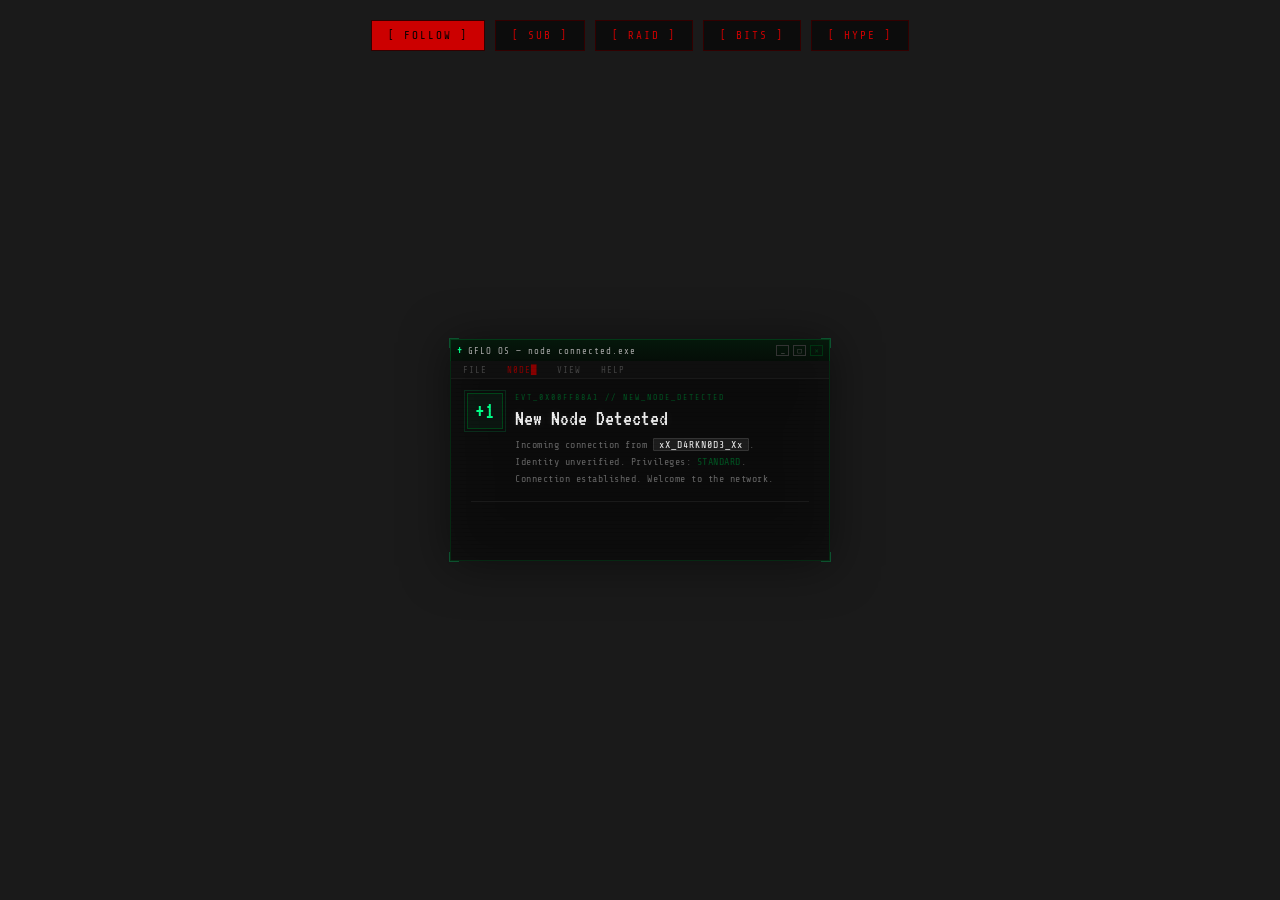
<file: ios/alert-box.html>
<!DOCTYPE html>
<html lang="en">
<head>
<meta charset="UTF-8">
<meta name="viewport" content="width=device-width, initial-scale=1.0">
<title>GFLO — Alert Box v2</title>
<link href="https://fonts.googleapis.com/css2?family=Share+Tech+Mono&family=VT323&display=swap" rel="stylesheet">
<style>
  * { margin: 0; padding: 0; box-sizing: border-box; }

  :root {
    --red: #CC0000;
    --red-bright: #FF2020;
    --red-dim: #880000;
    --red-glow: rgba(255, 32, 32, 0.5);
    --black: #080808;
    --panel: #0C0C0C;
    --panel-light: #141414;
    --border: #2a2a2a;
    --text: #CCCCCC;
    --white: #F0F0F0;
    --titlebar-h: 22px;
  }

  body {
    background: #1a1a1a;
    display: flex;
    align-items: center;
    justify-content: center;
    min-height: 100vh;
    font-family: 'Share Tech Mono', monospace;
  }

  /* ===================== */
  /* DEMO CONTROLS */
  /* ===================== */
  .demo-controls {
    position: fixed;
    top: 20px;
    left: 50%;
    transform: translateX(-50%);
    display: flex;
    gap: 10px;
    z-index: 1000;
  }

  .demo-btn {
    background: #0C0C0C;
    border: 1px solid #330000;
    color: var(--red);
    font-family: 'Share Tech Mono', monospace;
    font-size: 11px;
    letter-spacing: 2px;
    padding: 8px 16px;
    cursor: pointer;
    text-transform: uppercase;
    transition: all 0.15s;
  }

  .demo-btn:hover { background: var(--red-dim); color: var(--white); }
  .demo-btn.active { background: var(--red); color: #000; }

  /* ===================== */
  /* WINDOW WRAPPER */
  /* ===================== */
  .window-wrapper {
    position: relative;
    width: 380px;
    filter: drop-shadow(0 4px 24px rgba(0,0,0,0.7));
  }

  /* ===================== */
  /* TITLE BAR */
  /* ===================== */
  .win-titlebar {
    height: var(--titlebar-h);
    background: linear-gradient(180deg, rgba(26,0,0,0.72) 0%, rgba(13,0,0,0.68) 100%);
    backdrop-filter: blur(18px) saturate(1.4);
    -webkit-backdrop-filter: blur(18px) saturate(1.4);
    border: 1px solid rgba(136,0,0,0.5);
    border-bottom: none;
    display: flex;
    align-items: center;
    padding: 0 6px;
    gap: 6px;
    position: relative;
    overflow: hidden;

    /* Hidden by default — assembled in */
    opacity: 0;
    transform: scaleY(0);
    transform-origin: top;
  }

  .win-titlebar.show {
    animation: assembleBar 0.15s steps(1) forwards;
  }

  /* Shimmer on titlebar */
  .win-titlebar::after {
    content: '';
    position: absolute;
    top: 0; left: -100%;
    width: 60%;
    height: 100%;
    background: linear-gradient(90deg, transparent, rgba(255,32,32,0.08), transparent);
    animation: shimmer 3s linear infinite;
  }

  .win-title-icon {
    font-family: 'VT323', monospace;
    font-size: 13px;
    color: var(--red-bright);
    line-height: 1;
    flex-shrink: 0;
  }

  .win-title-text {
    font-family: 'Share Tech Mono', monospace;
    font-size: 9px;
    color: #aaa;
    letter-spacing: 1px;
    flex: 1;
    white-space: nowrap;
    overflow: hidden;
  }

  .win-title-text .corrupted {
    color: var(--red-dim);
    animation: charCorrupt 0.8s steps(1) infinite;
  }

  /* Window control buttons */
  .win-controls {
    display: flex;
    gap: 4px;
    flex-shrink: 0;
  }

  .win-ctrl {
    width: 13px;
    height: 11px;
    border: 1px solid #333;
    display: flex;
    align-items: center;
    justify-content: center;
    font-size: 7px;
    color: #555;
    cursor: default;
    font-family: 'Share Tech Mono', monospace;
    transition: all 0.1s;
    position: relative;
  }

  .win-ctrl:hover { border-color: var(--red-dim); color: var(--red); }

  .win-ctrl.close {
    border-color: #440000;
    color: #660000;
  }

  .win-ctrl.close:hover {
    background: var(--red);
    border-color: var(--red-bright);
    color: #000;
  }

  /* ===================== */
  /* WINDOW BODY */
  /* ===================== */
  .win-body {
    background: rgba(12,12,12,0.65);
    backdrop-filter: blur(20px) saturate(1.3);
    -webkit-backdrop-filter: blur(20px) saturate(1.3);
    border: 1px solid rgba(136,0,0,0.4);
    border-top: none;
    position: relative;
    overflow: hidden;

    opacity: 0;
    transform: scaleY(0);
    transform-origin: top;
  }

  .win-body.show {
    animation: assembleBody 0.2s steps(1) forwards;
  }

  /* Scanlines */
  .win-body::before {
    content: '';
    position: absolute;
    inset: 0;
    background: repeating-linear-gradient(
      0deg, transparent, transparent 3px,
      rgba(0,0,0,0.06) 3px, rgba(0,0,0,0.06) 4px
    );
    pointer-events: none;
    z-index: 10;
  }

  .win-body::after { content: none; }

  /* ===================== */
  /* MENU BAR */
  /* ===================== */
  .win-menubar {
    height: 18px;
    background: rgba(20,20,20,0.55);
    backdrop-filter: blur(12px);
    -webkit-backdrop-filter: blur(12px);
    border-bottom: 1px solid rgba(255,255,255,0.04);
    display: flex;
    align-items: center;
    padding: 0 8px;
    gap: 12px;
    opacity: 0;
  }

  .win-menubar.show {
    animation: fadeInStep 0.1s steps(1) forwards;
  }

  .win-menu-item {
    font-size: 9px;
    color: #444;
    letter-spacing: 1px;
    text-transform: uppercase;
    cursor: default;
    padding: 2px 4px;
    transition: all 0.1s;
  }

  .win-menu-item:hover { background: rgba(204,0,0,0.1); color: var(--red-dim); }

  .win-menu-item.corrupted-menu {
    color: var(--red-dim);
    animation: charCorrupt 1.2s steps(1) infinite;
  }

  /* ===================== */
  /* CONTENT AREA */
  /* ===================== */
  .win-content {
    padding: 14px 16px;
    display: flex;
    gap: 12px;
    align-items: flex-start;
    opacity: 0;
  }

  .win-content.show {
    animation: fadeInStep 0.1s steps(1) forwards;
  }

  /* Error icon area */
  .win-alert-icon {
    flex-shrink: 0;
    width: 36px;
    height: 36px;
    border: 1px solid var(--red-dim);
    display: flex;
    align-items: center;
    justify-content: center;
    font-family: 'VT323', monospace;
    font-size: 24px;
    color: var(--red-bright);
    position: relative;
    background: rgba(204,0,0,0.05);
  }

  .win-alert-icon::before {
    content: '';
    position: absolute;
    inset: -4px;
    border: 1px solid rgba(204,0,0,0.2);
  }

  .win-alert-icon.pulse {
    animation: iconGlow 1.5s ease-in-out infinite;
  }

  /* Text content */
  .win-text-area {
    flex: 1;
  }

  .win-error-code {
    font-size: 8px;
    letter-spacing: 2px;
    color: var(--red-dim);
    text-transform: uppercase;
    margin-bottom: 4px;
  }

  .win-alert-title {
    font-family: 'VT323', monospace;
    font-size: 22px;
    color: var(--white);
    line-height: 1.1;
    margin-bottom: 6px;
    text-shadow: 0 0 10px rgba(255,255,255,0.1);
  }

  .win-alert-body {
    font-size: 10px;
    color: #666;
    line-height: 1.7;
    letter-spacing: 0.5px;
  }

  .win-alert-body .highlight {
    color: var(--red-dim);
  }

  /* Username accent — subtle but recognizable */
  .win-alert-body .username {
    color: var(--white);
    background: rgba(255,255,255,0.07);
    border: 1px solid rgba(255,255,255,0.1);
    border-radius: 1px;
    padding: 0 5px;
    font-size: 10px;
    letter-spacing: 1px;
    font-family: 'Share Tech Mono', monospace;
  }

  /* ===================== */
  /* DIVIDER */
  /* ===================== */
  .win-divider {
    height: 1px;
    background: #1a1a1a;
    margin: 0 20px;
    opacity: 0;
  }

  .win-divider.show {
    animation: fadeInStep 0.1s steps(1) forwards;
  }

  /* ===================== */
  /* BUTTON ROW */
  /* ===================== */
  .win-buttons {
    padding: 10px 16px;
    display: flex;
    gap: 8px;
    justify-content: flex-end;
    opacity: 0;
  }

  .win-buttons.show {
    animation: fadeInStep 0.1s steps(1) forwards;
  }

  .win-btn {
    font-family: 'Share Tech Mono', monospace;
    font-size: 9px;
    letter-spacing: 2px;
    text-transform: uppercase;
    padding: 5px 12px;
    border: 1px solid #333;
    background: #111;
    color: #555;
    cursor: default;
    transition: all 0.1s;
  }

  .win-btn:hover { border-color: var(--red-dim); color: var(--red-dim); }

  .win-btn.primary {
    border-color: var(--red-dim);
    color: var(--red);
    background: rgba(204,0,0,0.08);
  }

  .win-btn.primary:hover {
    background: var(--red);
    color: #000;
    border-color: var(--red-bright);
  }

  /* ===================== */
  /* STATUS BAR */
  /* ===================== */
  .win-statusbar {
    height: 16px;
    background: rgba(20,20,20,0.55);
    backdrop-filter: blur(12px);
    -webkit-backdrop-filter: blur(12px);
    border-top: 1px solid rgba(255,255,255,0.04);
    display: flex;
    align-items: center;
    padding: 0 8px;
    gap: 12px;
    opacity: 0;
  }

  .win-statusbar.show {
    animation: fadeInStep 0.1s steps(1) forwards;
  }

  .win-status-item {
    font-size: 8px;
    color: #333;
    letter-spacing: 1px;
  }

  .win-status-item.active { color: var(--red-dim); }

  /* Progress bar in status */
  .win-status-progress {
    flex: 1;
    height: 2px;
    background: #1a1a1a;
    margin-left: auto;
    position: relative;
    overflow: hidden;
  }

  .win-status-progress-fill {
    height: 100%;
    background: var(--red-dim);
    width: 100%;
    transform-origin: left;
    box-shadow: 0 0 6px var(--red-glow);
  }

  .win-status-progress-fill.draining {
    animation: progressDrain 5.5s linear forwards;
  }

  /* ===================== */
  /* GLITCH EFFECTS */
  /* ===================== */
  .glitch-container {
    position: absolute;
    inset: 0;
    pointer-events: none;
    z-index: 20;
    overflow: hidden;
  }

  .glitch-slice {
    position: absolute;
    left: 0;
    width: 100%;
    background: inherit;
    opacity: 0;
  }

  /* ===================== */
  /* CORRUPTION ARTIFACTS */
  /* ===================== */
  .corrupt-pixel {
    position: absolute;
    background: var(--red-bright);
    opacity: 0;
    pointer-events: none;
    z-index: 15;
  }

  /* ===================== */
  /* CORNER BRACKETS */
  /* ===================== */
  .bracket {
    position: absolute;
    width: 10px;
    height: 10px;
    z-index: 12;
    opacity: 0.4;
  }

  .bracket-tl { top: -1px; left: -1px; border-top: 1px solid var(--red-bright); border-left: 1px solid var(--red-bright); }
  .bracket-tr { top: -1px; right: -1px; border-top: 1px solid var(--red-bright); border-right: 1px solid var(--red-bright); }
  .bracket-bl { bottom: -1px; left: -1px; border-bottom: 1px solid var(--red-bright); border-left: 1px solid var(--red-bright); }
  .bracket-br { bottom: -1px; right: -1px; border-bottom: 1px solid var(--red-bright); border-right: 1px solid var(--red-bright); }

  /* ===================== */
  /* TYPE COLORS */
  /* ===================== */
  .type-follow .win-titlebar { background: linear-gradient(180deg, rgba(0,26,8,0.72) 0%, rgba(0,13,4,0.68) 100%); border-color: rgba(0,85,34,0.6); }
  .type-follow .win-titlebar::after { background: linear-gradient(90deg, transparent, rgba(0,255,136,0.06), transparent); }
  .type-follow .win-body { border-color: rgba(0,68,24,0.5); }
  .type-follow .win-alert-icon { color: #00FF88; border-color: #004418; background: rgba(0,255,136,0.04); }
  .type-follow .win-alert-icon::before { border-color: rgba(0,170,85,0.2); }
  .type-follow .win-error-code { color: #005522; }
  .type-follow .win-btn.primary { border-color: #004418; color: #00AA55; background: rgba(0,255,136,0.05); }
  .type-follow .win-status-item.active { color: #004418; }
  .type-follow .win-status-progress-fill { background: #00AA55; box-shadow: 0 0 6px rgba(0,255,136,0.4); }
  .type-follow .bracket-tl, .type-follow .bracket-tr, .type-follow .bracket-bl, .type-follow .bracket-br { border-color: #00AA55; }
  .type-follow .win-title-icon { color: #00FF88; }
  .type-follow .win-alert-body .highlight { color: #005522; }
  .type-follow .win-ctrl.close { border-color: #003311; color: #004418; }

  .type-raid .win-titlebar { background: linear-gradient(180deg, rgba(26,8,0,0.72) 0%, rgba(13,4,0,0.68) 100%); border-color: rgba(85,51,0,0.6); }
  .type-raid .win-titlebar::after { background: linear-gradient(90deg, transparent, rgba(255,136,0,0.06), transparent); }
  .type-raid .win-body { border-color: rgba(68,51,0,0.5); }
  .type-raid .win-alert-icon { color: #FF8800; border-color: #443300; background: rgba(255,136,0,0.04); }
  .type-raid .win-alert-icon::before { border-color: rgba(170,85,0,0.2); }
  .type-raid .win-error-code { color: #553300; }
  .type-raid .win-btn.primary { border-color: #443300; color: #AA6600; background: rgba(255,136,0,0.05); }
  .type-raid .win-status-item.active { color: #553300; }
  .type-raid .win-status-progress-fill { background: #AA6600; box-shadow: 0 0 6px rgba(255,136,0,0.4); }
  .type-raid .bracket-tl, .type-raid .bracket-tr, .type-raid .bracket-bl, .type-raid .bracket-br { border-color: #AA6600; }
  .type-raid .win-title-icon { color: #FF8800; }
  .type-raid .win-alert-body .highlight { color: #553300; }
  .type-raid .win-ctrl.close { border-color: #331100; color: #553300; }

  /* BITS — cyan/electric blue */
  .type-bits .win-titlebar { background: linear-gradient(180deg, rgba(0,26,26,0.72) 0%, rgba(0,13,13,0.68) 100%); border-color: rgba(0,85,102,0.6); }
  .type-bits .win-titlebar::after { background: linear-gradient(90deg, transparent, rgba(0,220,255,0.06), transparent); }
  .type-bits .win-body { border-color: rgba(0,68,85,0.5); }
  .type-bits .win-alert-icon { color: #00DCFF; border-color: #004455; background: rgba(0,220,255,0.04); }
  .type-bits .win-alert-icon::before { border-color: rgba(0,180,220,0.2); }
  .type-bits .win-error-code { color: #005566; }
  .type-bits .win-btn.primary { border-color: #004455; color: #00AACC; background: rgba(0,220,255,0.05); }
  .type-bits .win-status-item.active { color: #004455; }
  .type-bits .win-status-progress-fill { background: #00AACC; box-shadow: 0 0 6px rgba(0,220,255,0.4); }
  .type-bits .bracket-tl, .type-bits .bracket-tr, .type-bits .bracket-bl, .type-bits .bracket-br { border-color: #00AACC; }
  .type-bits .win-title-icon { color: #00DCFF; }
  .type-bits .win-alert-body .highlight { color: #005566; }
  .type-bits .win-ctrl.close { border-color: #003344; color: #004455; }

  /* HYPE TRAIN — intense pulsing red/white — stays on brand but escalated */
  .type-hype .win-titlebar { background: linear-gradient(180deg, #1a0000 0%, #0d0000 100%); border-color: var(--red); }
  .type-hype .win-titlebar::after { background: linear-gradient(90deg, transparent, rgba(255,32,32,0.15), transparent); animation: shimmer 1s linear infinite; }
  .type-hype .win-body { border-color: var(--red); box-shadow: 0 0 20px rgba(255,32,32,0.15); }
  .type-hype .win-alert-icon { color: var(--red-bright); border-color: var(--red); background: rgba(204,0,0,0.1); animation: hypePulse 0.6s ease-in-out infinite; }
  .type-hype .win-alert-icon::before { border-color: rgba(255,32,32,0.3); }
  .type-hype .win-error-code { color: var(--red); }
  .type-hype .win-btn.primary { border-color: var(--red); color: var(--red-bright); background: rgba(204,0,0,0.12); }
  .type-hype .win-status-item.active { color: var(--red-bright); animation: charCorrupt 0.5s steps(1) infinite; }
  .type-hype .win-status-progress-fill { background: linear-gradient(90deg, var(--red-dim), var(--red-bright)); box-shadow: 0 0 10px var(--red-glow); }
  .type-hype .bracket-tl, .type-hype .bracket-tr, .type-hype .bracket-bl, .type-hype .bracket-br { border-color: var(--red-bright); opacity: 0.8; animation: bracketPulse 0.8s ease-in-out infinite; }
  .type-hype .win-title-icon { color: var(--red-bright); animation: charCorrupt 0.7s steps(1) infinite; }
  .type-hype .win-alert-body .highlight { color: var(--red-bright); }
  .type-hype .win-ctrl.close { border-color: var(--red-dim); color: var(--red); }
  .type-hype .win-alert-title { animation: titleHype 0.9s steps(1) infinite; }

  @keyframes hypePulse {
    0%, 100% { box-shadow: 0 0 8px rgba(255,32,32,0.4); }
    50% { box-shadow: 0 0 24px rgba(255,32,32,0.9), inset 0 0 12px rgba(204,0,0,0.2); }
  }

  @keyframes bracketPulse {
    0%, 100% { opacity: 0.5; }
    50% { opacity: 1; }
  }

  @keyframes titleHype {
    0%, 80%, 100% { color: var(--white); text-shadow: none; }
    85% { color: var(--red-bright); text-shadow: 0 0 10px var(--red-glow); }
    90% { color: var(--white); }
    95% { color: var(--red-bright); text-shadow: 0 0 16px var(--red-glow); }
  }

  /* ===================== */
  /* ANIMATIONS */
  /* ===================== */
  @keyframes assembleBar {
    0% { opacity: 0; transform: scaleY(0); }
    100% { opacity: 1; transform: scaleY(1); }
  }

  @keyframes assembleBody {
    0% { opacity: 0; transform: scaleY(0); }
    100% { opacity: 1; transform: scaleY(1); }
  }

  @keyframes fadeInStep {
    0% { opacity: 0; }
    100% { opacity: 1; }
  }

  @keyframes shimmer {
    0% { left: -100%; }
    100% { left: 200%; }
  }

  @keyframes charCorrupt {
    0%, 85%, 100% { opacity: 1; color: inherit; }
    86% { opacity: 0.3; letter-spacing: 3px; }
    87% { opacity: 1; }
    92% { color: var(--red-bright); }
    93% { opacity: 0.5; }
    94% { opacity: 1; }
  }

  @keyframes iconGlow {
    0%, 100% { box-shadow: 0 0 8px rgba(204,0,0,0.3); }
    50% { box-shadow: 0 0 20px rgba(255,32,32,0.6), inset 0 0 10px rgba(204,0,0,0.1); }
  }

  @keyframes progressDrain {
    0% { transform: scaleX(1); }
    100% { transform: scaleX(0); }
  }

  @keyframes windowExit {
    0% { opacity: 1; transform: scale(1); filter: blur(0); }
    20% { opacity: 1; transform: scale(1.02); filter: blur(0); }
    40% { opacity: 0.6; transform: scale(0.98) skewX(2deg); filter: blur(1px) brightness(2); }
    60% { opacity: 0.3; transform: scale(0.95) skewX(-1deg); filter: blur(2px); }
    100% { opacity: 0; transform: scale(0.9) scaleY(0.1); filter: blur(4px) brightness(0); }
  }

  @keyframes glitchShake {
    0%, 100% { transform: translate(0); }
    10% { transform: translate(-2px, 1px); }
    20% { transform: translate(2px, -1px); }
    30% { transform: translate(-1px, 2px); }
    40% { transform: translate(1px, -2px); }
    50% { transform: translate(-2px, 0); }
    60% { transform: translate(2px, 1px); }
    70% { transform: translate(0, -1px); }
    80% { transform: translate(-1px, 0); }
    90% { transform: translate(1px, 1px); }
  }

  .glitch-shake {
    animation: glitchShake 0.3s linear !important;
  }

  @keyframes pixelCorrupt {
    0%, 100% { opacity: 0; }
    50% { opacity: 0.8; }
  }

  /* Title blink on corruption */
  @keyframes titleGlitch {
    0%, 89%, 100% { clip-path: none; transform: none; color: #aaa; }
    90% { clip-path: inset(0 0 60% 0); transform: translateX(3px); color: var(--red-bright); }
    91% { clip-path: inset(40% 0 0 0); transform: translateX(-3px); color: #aaa; }
    92% { clip-path: none; transform: none; }
    96% { color: var(--red-dim); }
    97% { color: #aaa; }
  }

  .win-title-text {
    animation: titleGlitch 4s steps(1) infinite;
  }
</style>
</head>
<body>

<div class="demo-controls">
  <button class="demo-btn active" onclick="triggerAlert('follow', this)">[ FOLLOW ]</button>
  <button class="demo-btn" onclick="triggerAlert('sub', this)">[ SUB ]</button>
  <button class="demo-btn" onclick="triggerAlert('raid', this)">[ RAID ]</button>
  <button class="demo-btn" onclick="triggerAlert('bits', this)">[ BITS ]</button>
  <button class="demo-btn" onclick="triggerAlert('hype', this)">[ HYPE ]</button>
</div>

<div class="window-wrapper" id="windowWrapper">
  <div class="glitch-container" id="glitchContainer"></div>
  <div class="bracket bracket-tl"></div>
  <div class="bracket bracket-tr"></div>
  <div class="bracket bracket-bl"></div>
  <div class="bracket bracket-br"></div>

  <!-- TITLE BAR -->
  <div class="win-titlebar" id="winTitlebar">
    <div class="win-title-icon" id="winTitleIcon">⚠</div>
    <div class="win-title-text" id="winTitleText">GFLO_OS — system_alert.exe</div>
    <div class="win-controls">
      <div class="win-ctrl">_</div>
      <div class="win-ctrl">□</div>
      <div class="win-ctrl close">✕</div>
    </div>
  </div>

  <!-- WINDOW BODY -->
  <div class="win-body" id="winBody">

    <!-- MENU BAR -->
    <div class="win-menubar" id="winMenubar">
      <div class="win-menu-item">File</div>
      <div class="win-menu-item corrupted-menu" id="menuCorrupt">Err█r</div>
      <div class="win-menu-item">View</div>
      <div class="win-menu-item">Help</div>
    </div>

    <!-- CONTENT -->
    <div class="win-content" id="winContent">
      <div class="win-alert-icon pulse" id="winIcon">!</div>
      <div class="win-text-area">
        <div class="win-error-code" id="winErrorCode">ERR_0x00CC0000 // EVENT_TRIGGER</div>
        <div class="win-alert-title" id="winAlertTitle">Loading...</div>
        <div class="win-alert-body" id="winAlertBody">Initializing process...</div>
      </div>
    </div>

    <!-- DIVIDER -->
    <div class="win-divider" id="winDivider"></div>

    <!-- BUTTONS -->
    <div class="win-buttons" id="winButtons">
      <div class="win-btn">Ignore</div>
      <div class="win-btn">Dismiss</div>
      <div class="win-btn primary" id="winPrimaryBtn">[ OK ]</div>
    </div>

    <!-- STATUS BAR -->
    <div class="win-statusbar" id="winStatusbar">
      <div class="win-status-item active" id="statusText">PROCESS ACTIVE</div>
      <div class="win-status-item" id="statusPid">PID: 3L</div>
      <div class="win-status-progress">
        <div class="win-status-progress-fill" id="progressFill"></div>
      </div>
    </div>

  </div><!-- /win-body -->
</div>

<script>
  const alertData = {
    follow: {
      typeClass: 'type-follow',
      titleIcon: '+',
      titleText: 'GFLO_OS — node_connected.exe',
      errorCode: 'EVT_0x00FF88A1 // NEW_NODE_DETECTED',
      icon: '+1',
      title: 'New Node Detected',
      body: 'Incoming connection from <span class="username">xX_D4RKN0D3_Xx</span>.<br>Identity unverified. Privileges: <span class="highlight">STANDARD</span>.<br>Connection established. Welcome to the network.',
      primaryBtn: '[ ACCEPT ]',
      statusText: 'NODE CONNECTING',
      statusPid: 'PID: F0L',
      menuCorrupt: 'N0de█',
    },
    sub: {
      typeClass: '',
      titleIcon: '▲',
      titleText: 'GFLO_OS — privilege_escalation.exe',
      errorCode: 'EVT_0xCC0000B2 // TRUSTED_PROCESS_ADDED',
      icon: '▲',
      title: 'Trusted Process Added',
      body: 'User <span class="username">GhostPacket99</span> has been elevated.<br>Tier: <span class="highlight">1</span> — Privileges granted: ELEVATED.<br>System integrity maintained. Thank you, Node.',
      primaryBtn: '[ CONFIRM ]',
      statusText: 'PRIVILEGE ESCALATING',
      statusPid: 'PID: SUB',
      menuCorrupt: 'Err█r',
    },
    raid: {
      typeClass: 'type-raid',
      titleIcon: '!!',
      titleText: 'GFLO_OS — breach_detected.exe',
      errorCode: 'ERR_0xFF8800C3 // BREACH_DETECTED',
      icon: '!!',
      title: 'Breach Detected',
      body: 'Incoming flood from <span class="username">ShadowExec</span>.<br>Node count: <span class="highlight">47</span> — Threat level: HIGH.<br>Containment protocol active. Assimilating...',
      primaryBtn: '[ ASSIMILATE ]',
      statusText: 'BREACH IN PROGRESS',
      statusPid: 'PID: R41D',
      menuCorrupt: 'Br█ach',
    },
    bits: {
      typeClass: 'type-bits',
      titleIcon: '◈',
      titleText: 'GFLO_OS — resource_injection.exe',
      errorCode: 'EVT_0x00DCFFB4 // DATA_PACKET_RECEIVED',
      icon: '◈',
      title: 'Resource Injection',
      body: '<span class="highlight">500</span> bits injected by <span class="username">VoidPacket_99</span>.<br>Signal strength: <span class="highlight">BOOSTED</span>.<br>Processing packet. Runtime allocation updated.',
      primaryBtn: '[ ALLOCATE ]',
      statusText: 'PACKET PROCESSING',
      statusPid: 'PID: B1T5',
      menuCorrupt: 'D4ta█',
    },
    hype: {
      typeClass: 'type-hype',
      titleIcon: '▓',
      titleText: 'GFLO_OS — critical_load.exe',
      errorCode: 'ERR_0xCC0000FF // CRITICAL_SYSTEM_LOAD',
      icon: '!!',
      title: 'Critical Load Detected',
      body: 'System stress at <span class="highlight">78%</span> — Nodes pushing limits.<br>Hype Train Level: <span class="highlight">3</span> — OVERLOAD IMMINENT.<br>Stability: COMPROMISED. Hold the line.',
      primaryBtn: '[ HOLD ]',
      statusText: 'SYSTEM OVERLOADING',
      statusPid: 'PID: HYP3',
      menuCorrupt: 'CR1T█',
    }
  };

  let isAnimating = false;
  let dismissTimeout = null;
  let currentType = null;

  function triggerAlert(type, btn) {
    document.querySelectorAll('.demo-btn').forEach(b => b.classList.remove('active'));
    if (btn) btn.classList.add('active');

    if (isAnimating) return;

    if (currentType !== null) {
      dismissWindow(() => buildWindow(type));
    } else {
      buildWindow(type);
    }
  }

  function buildWindow(type) {
    isAnimating = true;
    currentType = type;
    const data = alertData[type];
    const wrapper = document.getElementById('windowWrapper');

    // Set type class
    wrapper.className = 'window-wrapper ' + data.typeClass;

    // Set content
    document.getElementById('winTitleIcon').textContent = data.titleIcon;
    document.getElementById('winTitleText').textContent = data.titleText;
    document.getElementById('winErrorCode').textContent = data.errorCode;
    document.getElementById('winIcon').textContent = data.icon;
    document.getElementById('winAlertTitle').textContent = data.title;
    document.getElementById('winAlertBody').innerHTML = data.body;
    document.getElementById('winPrimaryBtn').textContent = data.primaryBtn;
    document.getElementById('statusText').textContent = data.statusText;
    document.getElementById('statusPid').textContent = data.statusPid;
    document.getElementById('menuCorrupt').textContent = data.menuCorrupt;

    // Reset progress
    const fill = document.getElementById('progressFill');
    fill.className = 'win-status-progress-fill';
    fill.style.transform = 'scaleX(1)';

    // Reset all elements
    const elements = ['winTitlebar','winBody','winMenubar','winContent','winDivider','winButtons','winStatusbar'];
    elements.forEach(id => {
      const el = document.getElementById(id);
      el.className = el.className.replace(' show','').replace('show','').trim();
      void el.offsetWidth; // force reflow
    });

    // Assemble piece by piece
    const steps = [
      { id: 'winTitlebar', delay: 0, cls: 'show' },
      { id: 'winBody',     delay: 180, cls: 'show' },
      { id: 'winMenubar',  delay: 280, cls: 'show' },
      { id: 'winContent',  delay: 400, cls: 'show' },
      { id: 'winDivider',  delay: 520, cls: 'show' },
      { id: 'winButtons',  delay: 580, cls: 'show' },
      { id: 'winStatusbar',delay: 640, cls: 'show' },
    ];

    steps.forEach(step => {
      setTimeout(() => {
        const el = document.getElementById(step.id);
        el.classList.add(step.cls);
      }, step.delay);
    });

    // Corruption glitch mid-assembly
    setTimeout(() => triggerCorruption(), 320);
    setTimeout(() => triggerCorruption(), 550);

    // Start drain after fully assembled
    setTimeout(() => {
      fill.classList.add('draining');
      isAnimating = false;

      // Random glitches while visible
      scheduleRandomGlitch();
    }, 800);

    // Auto dismiss
    if (dismissTimeout) clearTimeout(dismissTimeout);
    dismissTimeout = setTimeout(() => dismissWindow(), 6500);
  }

  function dismissWindow(callback) {
    const wrapper = document.getElementById('windowWrapper');
    if (dismissTimeout) clearTimeout(dismissTimeout);

    // Final corruption burst
    triggerCorruption();
    setTimeout(triggerCorruption, 80);

    wrapper.style.animation = 'windowExit 0.5s cubic-bezier(0.7,0,0.84,0) forwards';

    setTimeout(() => {
      wrapper.style.animation = '';

      // Reset all
      const elements = ['winTitlebar','winBody','winMenubar','winContent','winDivider','winButtons','winStatusbar'];
      elements.forEach(id => {
        const el = document.getElementById(id);
        el.className = el.className.replace(' show','').replace('show','').trim();
      });

      currentType = null;
      isAnimating = false;

      if (callback) setTimeout(callback, 100);
    }, 520);
  }

  function triggerCorruption() {
    const wrapper = document.getElementById('windowWrapper');
    wrapper.classList.add('glitch-shake');
    setTimeout(() => wrapper.classList.remove('glitch-shake'), 300);

    // Spawn corrupt pixels
    const container = document.getElementById('glitchContainer');
    for (let i = 0; i < 6; i++) {
      const px = document.createElement('div');
      px.className = 'corrupt-pixel';
      const w = 2 + Math.random() * 60;
      const h = 1 + Math.random() * 4;
      px.style.cssText = `
        width: ${w}px;
        height: ${h}px;
        top: ${Math.random() * 100}%;
        left: ${Math.random() * 100}%;
        animation: pixelCorrupt ${0.1 + Math.random() * 0.2}s steps(1) forwards;
        background: ${Math.random() > 0.5 ? 'var(--red-bright)' : '#fff'};
        opacity: 0.7;
      `;
      container.appendChild(px);
      setTimeout(() => px.remove(), 300);
    }
  }

  let glitchTimer = null;
  function scheduleRandomGlitch() {
    if (glitchTimer) clearTimeout(glitchTimer);
    const delay = 1500 + Math.random() * 2000;
    glitchTimer = setTimeout(() => {
      if (currentType !== null) {
        triggerCorruption();
        scheduleRandomGlitch();
      }
    }, delay);
  }

  // Auto trigger on load
  window.addEventListener('load', () => {
    setTimeout(() => triggerAlert('follow', document.querySelector('.demo-btn')), 600);
  });
</script>
</body>
</html>
</file>
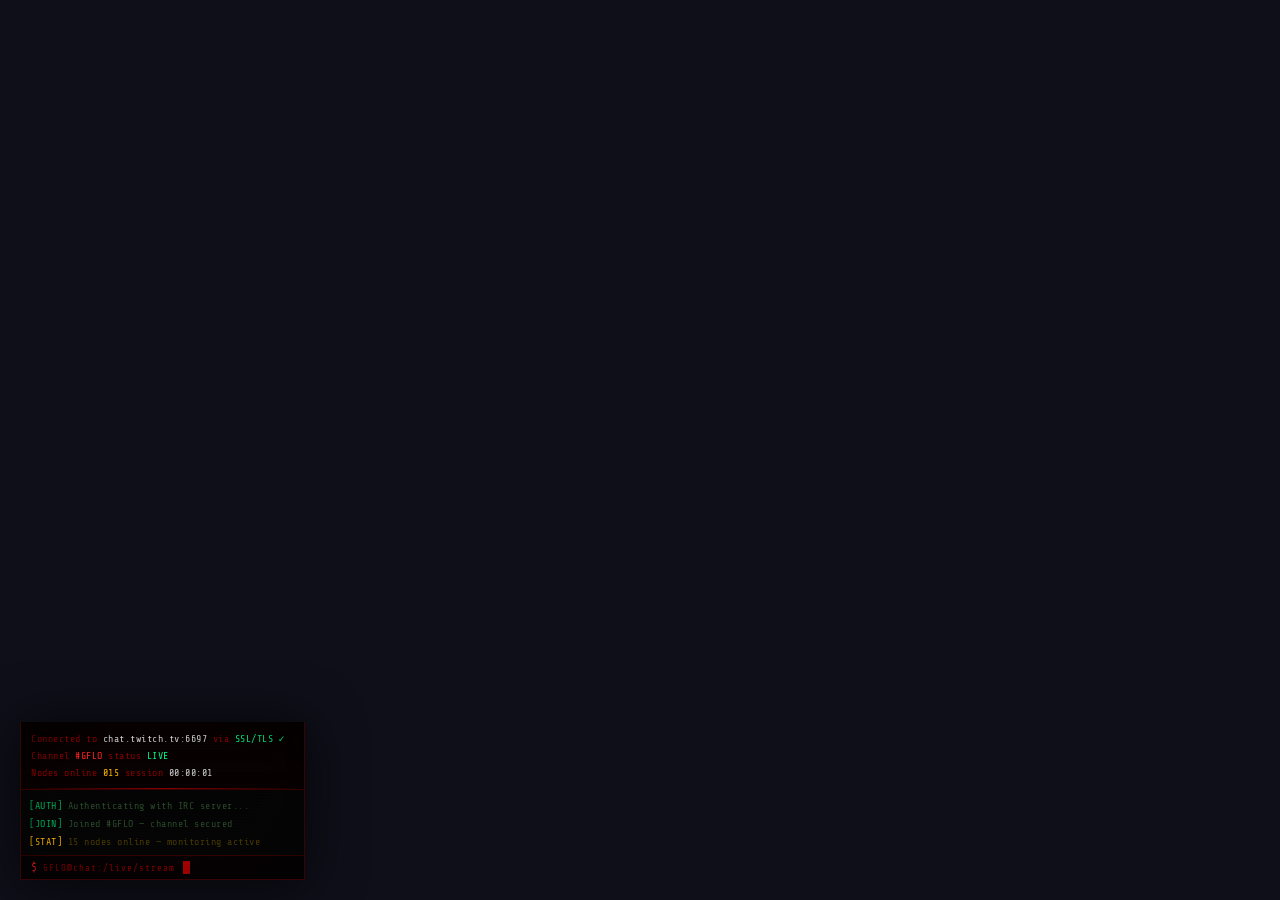
<file: ios/chat-ssh.html>
<!DOCTYPE html>
<html lang="en">
<head>
<meta charset="UTF-8">
<meta name="viewport" content="width=device-width, initial-scale=1.0">
<title>GFLO — Chat v2: SSH Terminal</title>
<link href="https://fonts.googleapis.com/css2?family=Share+Tech+Mono&family=VT323&display=swap" rel="stylesheet">
<style>
  * { margin: 0; padding: 0; box-sizing: border-box; }
  :root {
    --red: #CC0000; --red-bright: #FF2020; --red-dim: #880000;
    --green: #00FF88; --green-dim: #00AA55;
    --cyan: #00DCFF; --cyan-dim: #0099BB;
    --gold: #FFB800; --gold-dim: #AA7700;
    --purple: #CC44FF; --purple-dim: #882299;
    --white: #F0F0F0; --text: #CCCCCC; --text-dim: #555;
    --bg: rgba(6,6,6,0.78);
    --border: rgba(204,0,0,0.25);
  }

  body {
    background: #0f0f1a url("data:image/svg+xml,%3Csvg width='40' height='40' viewBox='0 0 40 40' xmlns='http://www.w3.org/2000/svg'%3E%3Cg fill='%23CC0000' fill-opacity='0.03'%3E%3Cpath d='M0 0h1v1H0zM20 20h1v1h-1z'/%3E%3C/g%3E%3C/svg%3E");
    display: flex;
    align-items: flex-end;
    justify-content: flex-start;
    padding: 20px;
    min-height: 100vh;
    font-family: 'Share Tech Mono', monospace;
  }

  /* ── TERMINAL SHELL ── */
  .terminal {
    width: 285px;
    max-height: 520px;
    display: flex;
    flex-direction: column;
    background: var(--bg);
    backdrop-filter: blur(22px) saturate(1.4);
    -webkit-backdrop-filter: blur(22px) saturate(1.4);
    border-left: 1px solid var(--border);
    border-right: 1px solid var(--border);
    border-bottom: 1px solid var(--border);
    position: relative;
    filter: drop-shadow(0 4px 28px rgba(0,0,0,0.85));
    overflow: hidden;
  }

  /* scanlines */
  .terminal::before {
    content:''; position:absolute; inset:0; pointer-events:none; z-index:20;
    background: repeating-linear-gradient(0deg, transparent, transparent 2px, rgba(0,0,0,0.04) 2px, rgba(0,0,0,0.04) 3px);
  }

  /* vignette */
  .terminal::after {
    content:''; position:absolute; inset:0; pointer-events:none; z-index:19;
    background: radial-gradient(ellipse at center, transparent 60%, rgba(0,0,0,0.35) 100%);
  }

  /* ── SSH HEADER ── */
  .ssh-header {
    flex-shrink: 0;
    border-bottom: 1px solid var(--border);
    background: rgba(10,0,0,0.6);
    backdrop-filter: blur(16px);
    -webkit-backdrop-filter: blur(16px);
    padding: 8px 10px;
    position: relative;
    overflow: hidden;
  }

  .ssh-header::after {
    content:'';
    position:absolute; bottom:0; left:0; right:0; height:1px;
    background: linear-gradient(90deg, transparent, var(--red-dim), transparent);
    animation: scanLine 3s linear infinite;
  }

  .ssh-line {
    font-size: 10px;
    line-height: 1.7;
    letter-spacing: 0.5px;
  }
  .ssh-line .label  { color: var(--red-dim); }
  .ssh-line .value  { color: var(--text); }
  .ssh-line .ok     { color: var(--green); }
  .ssh-line .warn   { color: var(--gold); }
  .ssh-line .prompt { color: var(--red-bright); }
  .ssh-line .cmd    { color: var(--white); }

  /* ── CHAT OUTPUT ── */
  .ssh-output {
    flex: 1;
    padding: 8px 8px 6px;
    overflow-y: auto;
    display: flex;
    flex-direction: column;
    gap: 3px;
    scrollbar-width: none;
  }
  .ssh-output::-webkit-scrollbar { display: none; }

  /* ── MESSAGE ROW ── */
  .ssh-msg {
    display: flex;
    align-items: baseline;
    gap: 0;
    animation: termPrint 0.12s steps(1) forwards;
    opacity: 0;
    font-size: 11px;
    line-height: 1.55;
    flex-wrap: wrap;
  }

  .ssh-ts {
    color: #2a2a2a;
    font-size: 9px;
    letter-spacing: 0.5px;
    flex-shrink: 0;
    margin-right: 6px;
    align-self: center;
  }

  .ssh-prefix { color: var(--red-dim); font-size:10px; flex-shrink:0; margin-right:2px; }

  .ssh-role-tag {
    font-size:9px; letter-spacing:1px; padding:0 4px;
    border:1px solid; text-transform:uppercase;
    flex-shrink:0; margin-right:4px; align-self:center;
  }
  .role-owner  { color:#CC44FF; border-color:rgba(136,34,153,0.45); background:rgba(204,68,255,0.07); }
  .role-mod    { color:#00FF88; border-color:rgba(0,68,24,0.5);     background:rgba(0,255,136,0.06); }
  .role-vip    { color:#FFB800; border-color:rgba(170,119,0,0.4);   background:rgba(255,184,0,0.06); }
  .role-sub    { color:var(--red-bright); border-color:rgba(136,0,0,0.45); background:rgba(204,0,0,0.06); }

  .ssh-user {
    font-size:11px; letter-spacing:0.5px;
    flex-shrink:0;
    padding: 0 4px;
    border: 1px solid;
  }
  .user-owner  { color:#CC44FF; border-color:rgba(136,34,153,0.35); background:rgba(204,68,255,0.05); }
  .user-mod    { color:#00FF88; border-color:rgba(0,68,24,0.4);     background:rgba(0,255,136,0.05); }
  .user-vip    { color:#FFB800; border-color:rgba(170,119,0,0.35);  background:rgba(255,184,0,0.05); }
  .user-sub    { color:var(--red-bright); border-color:rgba(136,0,0,0.35); background:rgba(204,0,0,0.05); }
  .user-viewer { color:var(--text); border-color:rgba(255,255,255,0.08); background:rgba(255,255,255,0.03); }

  .ssh-sep { color:#2a2a2a; margin:0 4px; font-size:10px; flex-shrink:0; }

  .ssh-text { color:#888; word-break:break-word; flex:1; }
  .ssh-text .emote { color:var(--red-dim); }

  /* ── PROMPT LINE ── */
  .ssh-prompt-line {
    flex-shrink: 0;
    padding: 5px 10px;
    border-top: 1px solid var(--border);
    background: rgba(8,0,0,0.5);
    display: flex;
    align-items: center;
    gap: 6px;
  }

  .prompt-sym { color:var(--red-bright); font-size:11px; }
  .prompt-path { color:var(--red-dim); font-size:9px; letter-spacing:1px; }
  .prompt-cursor {
    width:7px; height:13px;
    background:var(--red);
    animation: cursorBlink 1s step-end infinite;
    margin-left:2px;
    opacity:0.8;
  }

  /* system messages */
  .ssh-system {
    font-size: 10px; letter-spacing:0.5px;
    padding: 2px 0;
    animation: termPrint 0.12s steps(1) forwards;
    opacity: 0;
  }
  .sys-info  { color: #2a4a2a; }
  .sys-info .sys-label { color: var(--green-dim); }
  .sys-warn  { color: #4a3a00; }
  .sys-warn .sys-label { color: var(--gold); }
  .sys-err   { color: var(--red-dim); }

  /* ── ANIMATIONS ── */
  @keyframes scanLine {
    0%   { background-position: -200px 0; }
    100% { background-position: calc(100% + 200px) 0; }
  }
  @keyframes termPrint {
    from { opacity:0; }
    to   { opacity:1; }
  }
  @keyframes cursorBlink {
    0%,100%{opacity:0.8} 50%{opacity:0}
  }
</style>
</head>
<body>

<div class="terminal">

  <!-- SSH HEADER -->
  <div class="ssh-header">
    <div class="ssh-line">
      <span class="label">Connected to  </span>
      <span class="value">chat.twitch.tv:6697</span>
      <span class="label">  via  </span>
      <span class="ok">SSL/TLS ✓</span>
    </div>
    <div class="ssh-line">
      <span class="label">Channel       </span>
      <span class="prompt">#GFLO</span>
      <span class="label">  status  </span>
      <span class="ok">LIVE</span>
    </div>
    <div class="ssh-line">
      <span class="label">Nodes online  </span>
      <span class="warn" id="nodeCount">015</span>
      <span class="label">  session  </span>
      <span class="value" id="uptime">00:00:00</span>
    </div>
  </div>

  <!-- CHAT OUTPUT -->
  <div class="ssh-output" id="sshOutput"></div>

  <!-- PROMPT -->
  <div class="ssh-prompt-line">
    <span class="prompt-sym">$</span>
    <span class="prompt-path">GFLO@chat:/live/stream</span>
    <div class="prompt-cursor"></div>
  </div>

</div>

<script>
const messages = [
  { role:'owner',  user:'GFLO',    text:'System online. All nodes report in.' },
  { role:'mod',    user:'R00tGuard',       text:'Chat active, system stable 👀' },
  { role:'viewer', user:'xX_D4RKN0D3_Xx', text:'lets gooo finally online' },
  { role:'sub',    user:'GhostPacket99',   text:'PogChamp the stream is LIVE' },
  { role:'vip',    user:'SilentSH_',       text:'Ready for the tech talk today?' },
  { role:'viewer', user:'netrunner42',     text:'first time here, this setup is insane' },
  { role:'mod',    user:'KernelPanic_',    text:'Welcome everyone, lurkers too 👁' },
  { role:'viewer', user:'void_ptr',        text:'that overlay tho... what did you use?' },
  { role:'sub',    user:'PhantomTMP',      text:'HTML/CSS browser source probably lol' },
  { role:'vip',    user:'SilentSH_',       text:'anyone else getting Matrix vibes rn' },
  { role:'viewer', user:'packet_loss',     text:'GFLO lets gooo' },
  { role:'mod',    user:'R00tGuard',       text:'!commands for the command list nodes' },
  { role:'viewer', user:'malloc_void',     text:'bro typed !whoami and got a paragraph' },
  { role:'sub',    user:'GhostPacket99',   text:'this is the best stream setup ive seen' },
  { role:'viewer', user:'dark_bat_',       text:'coming from ShadowExec raid, hype 🔥' },
];

const roleTagClass = { owner:'role-owner', mod:'role-mod', vip:'role-vip', sub:'role-sub', viewer:null };
const userClass    = { owner:'user-owner', mod:'user-mod', vip:'user-vip', sub:'user-sub', viewer:'user-viewer' };
const roleLabel    = { owner:'OWNER', mod:'MOD', vip:'VIP', sub:'SUB', viewer:null };

const out = document.getElementById('sshOutput');
let idx = 0, nodeCount = 15, startTime = Date.now();

// uptime ticker
setInterval(() => {
  const s = Math.floor((Date.now()-startTime)/1000);
  const h = String(Math.floor(s/3600)).padStart(2,'0');
  const m = String(Math.floor((s%3600)/60)).padStart(2,'0');
  const sec = String(s%60).padStart(2,'0');
  document.getElementById('uptime').textContent = `${h}:${m}:${sec}`;
}, 1000);

function getTS() {
  const n = new Date();
  return `${String(n.getHours()).padStart(2,'0')}:${String(n.getMinutes()).padStart(2,'0')}:${String(n.getSeconds()).padStart(2,'0')}`;
}

function addSystemMsg(text, type='sys-info', labelText='INFO') {
  const div = document.createElement('div');
  div.className = `ssh-system ${type}`;
  div.innerHTML = `<span class="sys-label">[${labelText}]</span> ${text}`;
  out.appendChild(div);
  scrollBottom();
}

function addMsg(data) {
  const rc = roleTagClass[data.role];
  const uc = userClass[data.role];
  const rl = roleLabel[data.role];

  const div = document.createElement('div');
  div.className = 'ssh-msg';
  div.innerHTML = `
    <span class="ssh-ts">${getTS()}</span>
    <span class="ssh-prefix">&gt;</span>
    ${rc ? `<span class="ssh-role-tag ${rc}">${rl}</span>` : ''}
    <span class="ssh-user ${uc}">${data.user}</span>
    <span class="ssh-sep">│</span>
    <span class="ssh-text">${data.text}</span>
  `;
  out.appendChild(div);

  // prune
  while (out.children.length > 16) {
    const el = out.children[0];
    el.style.transition = 'opacity 0.3s';
    el.style.opacity = '0';
    setTimeout(() => el.remove(), 300);
  }

  nodeCount += Math.random() > 0.7 ? 1 : 0;
  document.getElementById('nodeCount').textContent = String(nodeCount).padStart(3,'0');
  scrollBottom();
}

function scrollBottom() {
  out.scrollTop = out.scrollHeight;
}

// boot sequence
addSystemMsg('Authenticating with IRC server...', 'sys-info', 'AUTH');
setTimeout(() => addSystemMsg('Joined #GFLO — channel secured', 'sys-info', 'JOIN'), 600);
setTimeout(() => addSystemMsg('15 nodes online — monitoring active', 'sys-warn', 'STAT'), 1100);

// initial messages
messages.slice(0,5).forEach((m,i) => setTimeout(() => addMsg(m), 1400 + i*700));
idx = 5;

function loop() {
  // occasional system messages
  if (Math.random() < 0.12) {
    const sysMessages = [
      ['New node connected from unknown origin', 'sys-info', 'CONN'],
      ['Packet integrity check passed', 'sys-info', 'CHCK'],
      ['Anomalous traffic pattern detected', 'sys-warn', 'WARN'],
      ['Flood protection active', 'sys-warn', 'PROT'],
    ];
    const s = sysMessages[Math.floor(Math.random()*sysMessages.length)];
    addSystemMsg(s[0], s[1], s[2]);
  } else {
    addMsg(messages[idx % messages.length]);
    idx++;
  }
  setTimeout(loop, 1600 + Math.random() * 1600);
}
setTimeout(loop, 1400 + 5*700 + 1600);
</script>
</body>
</html>
</file>
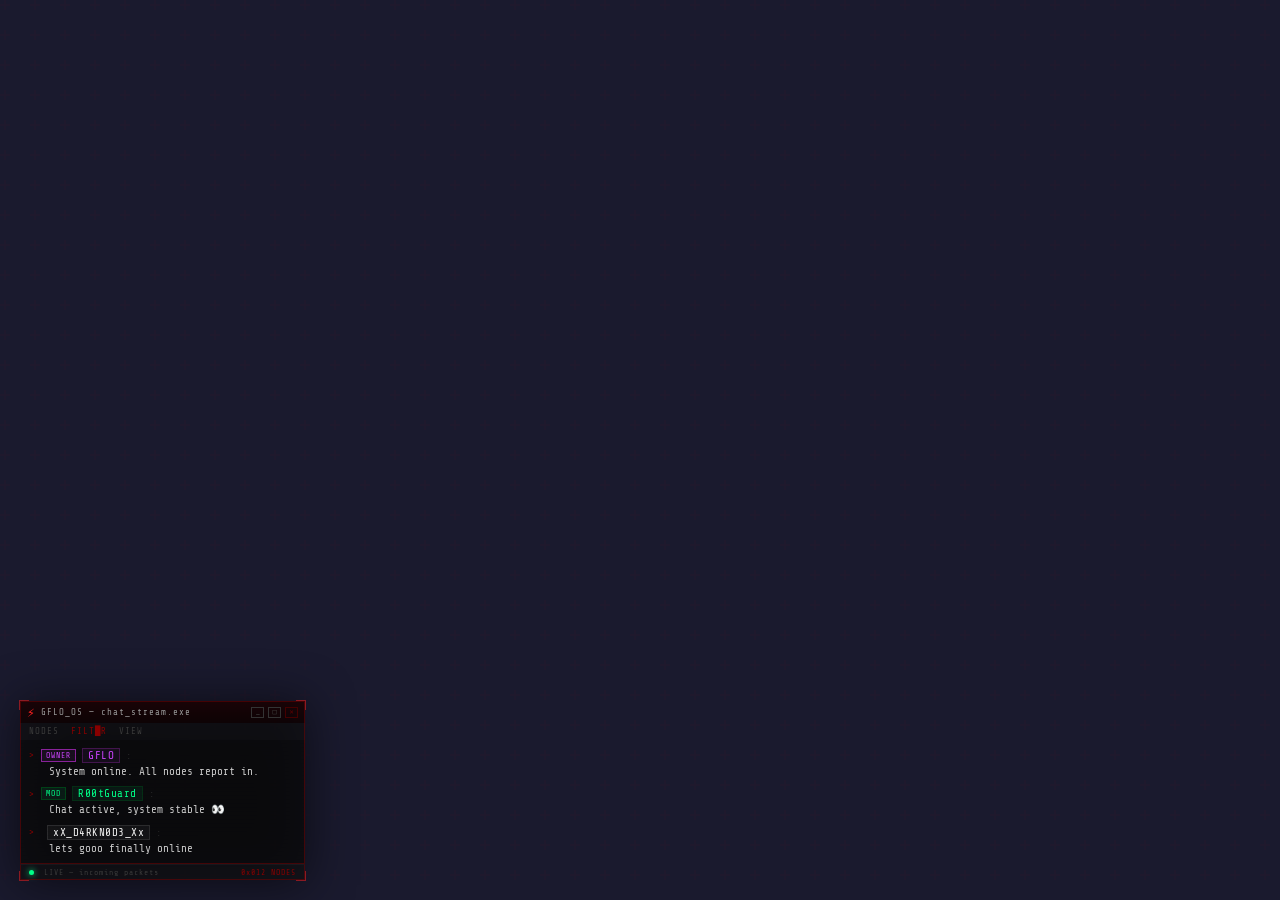
<file: ios/chat-terminal.html>
<!DOCTYPE html>
<html lang="en">
<head>
<meta charset="UTF-8">
<meta name="viewport" content="width=device-width, initial-scale=1.0">
<title>GFLO — Chat v1: Floating Terminal Window</title>
<link href="https://fonts.googleapis.com/css2?family=Share+Tech+Mono&family=VT323&display=swap" rel="stylesheet">
<style>
  * { margin: 0; padding: 0; box-sizing: border-box; }
  :root {
    --red: #CC0000; --red-bright: #FF2020; --red-dim: #880000;
    --green: #00FF88; --green-dim: #00AA55; --green-dark: #004418;
    --cyan: #00DCFF; --cyan-dim: #0099BB;
    --gold: #FFB800; --gold-dim: #AA7700;
    --purple: #CC44FF; --purple-dim: #882299;
    --white: #F0F0F0; --text: #CCCCCC; --text-dim: #555;
    --panel: rgba(10,10,10,0.72);
    --panel-light: rgba(20,20,20,0.60);
    --border: rgba(136,0,0,0.45);
  }

  body {
    background: #1a1a2e url("data:image/svg+xml,%3Csvg width='60' height='60' viewBox='0 0 60 60' xmlns='http://www.w3.org/2000/svg'%3E%3Cg fill='none' fill-rule='evenodd'%3E%3Cg fill='%23CC0000' fill-opacity='0.03'%3E%3Cpath d='M36 34v-4h-2v4h-4v2h4v4h2v-4h4v-2h-4zm0-30V0h-2v4h-4v2h4v4h2V6h4V4h-4zM6 34v-4H4v4H0v2h4v4h2v-4h4v-2H6zM6 4V0H4v4H0v2h4v4h2V6h4V4H6z'/%3E%3C/g%3E%3C/g%3E%3C/svg%3E");
    display: flex;
    align-items: flex-end;
    justify-content: flex-start;
    padding: 20px;
    min-height: 100vh;
    font-family: 'Share Tech Mono', monospace;
  }

  /* ── WINDOW SHELL ── */
  .chat-window {
    width: 285px;
    max-height: 520px;
    display: flex;
    flex-direction: column;
    filter: drop-shadow(0 4px 24px rgba(0,0,0,0.8));
    position: relative;
  }

  /* corner brackets */
  .bracket { position: absolute; width: 10px; height: 10px; z-index: 12; opacity: 0.5; }
  .bracket-tl { top:-1px; left:-1px; border-top:1px solid var(--red-bright); border-left:1px solid var(--red-bright); }
  .bracket-tr { top:-1px; right:-1px; border-top:1px solid var(--red-bright); border-right:1px solid var(--red-bright); }
  .bracket-bl { bottom:-1px; left:-1px; border-bottom:1px solid var(--red-bright); border-left:1px solid var(--red-bright); }
  .bracket-br { bottom:-1px; right:-1px; border-bottom:1px solid var(--red-bright); border-right:1px solid var(--red-bright); }

  /* ── TITLE BAR ── */
  .chat-titlebar {
    height: 22px;
    background: linear-gradient(180deg, rgba(26,0,0,0.82) 0%, rgba(13,0,0,0.78) 100%);
    backdrop-filter: blur(20px) saturate(1.4);
    -webkit-backdrop-filter: blur(20px) saturate(1.4);
    border: 1px solid var(--border);
    border-bottom: none;
    display: flex;
    align-items: center;
    padding: 0 6px;
    gap: 6px;
    position: relative;
    overflow: hidden;
    flex-shrink: 0;
  }

  .chat-titlebar::after {
    content: '';
    position: absolute; top:0; left:-100%; width:60%; height:100%;
    background: linear-gradient(90deg, transparent, rgba(255,32,32,0.07), transparent);
    animation: shimmer 4s linear infinite;
  }

  .title-icon { font-family:'VT323',monospace; font-size:13px; color:var(--red-bright); }
  .title-text {
    font-size:9px; color:#999; letter-spacing:1px; flex:1;
    white-space:nowrap; overflow:hidden;
    animation: titleGlitch 6s steps(1) infinite;
  }
  .win-controls { display:flex; gap:4px; }
  .win-ctrl { width:13px; height:11px; border:1px solid #333; display:flex; align-items:center; justify-content:center; font-size:7px; color:#444; }
  .win-ctrl.close { border-color:#440000; color:#660000; }

  /* ── MENU BAR ── */
  .chat-menubar {
    height: 17px;
    background: rgba(16,16,16,0.60);
    backdrop-filter: blur(14px);
    -webkit-backdrop-filter: blur(14px);
    border-left: 1px solid var(--border); border-right: 1px solid var(--border);
    display: flex; align-items: center; padding: 0 8px; gap: 12px;
    flex-shrink: 0;
  }
  .menu-item { font-size:9px; color:#3a3a3a; letter-spacing:1px; text-transform:uppercase; }
  .menu-item.err { color:var(--red-dim); animation: charCorrupt 3s steps(1) infinite; }

  /* ── CHAT BODY ── */
  .chat-body {
    background: var(--panel);
    backdrop-filter: blur(20px) saturate(1.3);
    -webkit-backdrop-filter: blur(20px) saturate(1.3);
    border: 1px solid var(--border);
    border-top: none;
    flex: 1;
    overflow: hidden;
    position: relative;
  }

  /* scanlines */
  .chat-body::before {
    content:''; position:absolute; inset:0; pointer-events:none; z-index:10;
    background: repeating-linear-gradient(0deg, transparent, transparent 3px, rgba(0,0,0,0.05) 3px, rgba(0,0,0,0.05) 4px);
  }

  /* ── MESSAGE LIST ── */
  .chat-messages {
    padding: 8px 8px 6px;
    display: flex;
    flex-direction: column;
    gap: 6px;
    max-height: 440px;
    overflow-y: auto;
    scrollbar-width: none;
  }
  .chat-messages::-webkit-scrollbar { display: none; }

  /* ── SINGLE MESSAGE ── */
  .msg {
    display: flex;
    flex-direction: column;
    gap: 1px;
    animation: msgSlideIn 0.25s cubic-bezier(0.16,1,0.3,1) forwards;
    opacity: 0;
  }

  .msg-header {
    display: flex;
    align-items: center;
    gap: 6px;
  }

  .msg-prompt { font-size:9px; color:var(--red-dim); letter-spacing:1px; flex-shrink:0; }

  .msg-badges { display:flex; gap:3px; }
  .badge {
    font-size:8px; letter-spacing:1px; padding:1px 4px;
    border:1px solid; text-transform:uppercase; flex-shrink:0;
  }
  .badge-mod   { color:#00FF88; border-color:#004418; background:rgba(0,255,136,0.07); }
  .badge-sub   { color:var(--red-bright); border-color:var(--red-dim); background:rgba(204,0,0,0.07); }
  .badge-vip   { color:#FFB800; border-color:#AA7700; background:rgba(255,184,0,0.07); }
  .badge-owner { color:#CC44FF; border-color:#882299; background:rgba(204,68,255,0.07); }

  .msg-user {
    font-family:'Share Tech Mono',monospace;
    font-size:11px; letter-spacing:0.5px; flex-shrink:0;
    padding: 0 5px;
    border: 1px solid;
    font-weight: normal;
  }

  /* role colors */
  .user-owner  { color:#CC44FF; border-color:rgba(136,34,153,0.4); background:rgba(204,68,255,0.06); }
  .user-mod    { color:#00FF88; border-color:rgba(0,68,24,0.5);    background:rgba(0,255,136,0.06); }
  .user-vip    { color:#FFB800; border-color:rgba(170,119,0,0.4);  background:rgba(255,184,0,0.06); }
  .user-sub    { color:var(--red-bright); border-color:rgba(136,0,0,0.4); background:rgba(204,0,0,0.06); }
  .user-viewer { color:var(--white); border-color:rgba(255,255,255,0.1); background:rgba(255,255,255,0.04); }

  .msg-colon { font-size:10px; color:#333; flex-shrink:0; }

  .msg-text {
    font-size:11px; color:var(--text); line-height:1.5;
    padding-left: 20px;
    word-break: break-word;
  }

  .msg-text .emote { color:var(--red); font-family:'VT323',monospace; font-size:14px; }

  /* ── STATUS BAR ── */
  .chat-statusbar {
    height: 16px;
    background: rgba(16,16,16,0.60);
    backdrop-filter: blur(14px);
    -webkit-backdrop-filter: blur(14px);
    border: 1px solid var(--border);
    border-top: 1px solid rgba(255,255,255,0.04);
    display: flex; align-items: center;
    padding: 0 8px; gap: 10px;
    flex-shrink: 0;
  }
  .status-dot { width:5px; height:5px; border-radius:50%; background:var(--green); box-shadow:0 0 6px var(--green); animation: dotPulse 2s ease-in-out infinite; flex-shrink:0; }
  .status-text { font-size:8px; color:#3a3a3a; letter-spacing:1px; flex:1; }
  .status-count { font-size:8px; color:var(--red-dim); letter-spacing:1px; }

  /* ── ANIMATIONS ── */
  @keyframes shimmer { 0%{left:-100%} 100%{left:200%} }
  @keyframes charCorrupt {
    0%,85%,100%{opacity:1} 86%{opacity:0.3;letter-spacing:3px} 87%{opacity:1} 92%{color:var(--red-bright)} 93%{opacity:0.5} 94%{opacity:1}
  }
  @keyframes titleGlitch {
    0%,89%,100%{transform:none;color:#999} 90%{transform:translateX(2px);color:var(--red-bright)} 91%{transform:translateX(-1px);color:#999} 92%{transform:none}
  }
  @keyframes msgSlideIn {
    from { opacity:0; transform:translateX(-8px); }
    to   { opacity:1; transform:translateX(0); }
  }
  @keyframes dotPulse {
    0%,100%{opacity:1;box-shadow:0 0 4px var(--green)}
    50%{opacity:0.5;box-shadow:0 0 10px var(--green)}
  }
</style>
</head>
<body>

<div class="chat-window">
  <div class="bracket bracket-tl"></div>
  <div class="bracket bracket-tr"></div>
  <div class="bracket bracket-bl"></div>
  <div class="bracket bracket-br"></div>

  <div class="chat-titlebar">
    <div class="title-icon">⚡</div>
    <div class="title-text">GFLO_OS — chat_stream.exe</div>
    <div class="win-controls">
      <div class="win-ctrl">_</div>
      <div class="win-ctrl">□</div>
      <div class="win-ctrl close">✕</div>
    </div>
  </div>

  <div class="chat-menubar">
    <div class="menu-item">Nodes</div>
    <div class="menu-item err" id="menuErr">Filt█r</div>
    <div class="menu-item">View</div>
  </div>

  <div class="chat-body">
    <div class="chat-messages" id="chatMessages"></div>
  </div>

  <div class="chat-statusbar">
    <div class="status-dot"></div>
    <div class="status-text">LIVE — incoming packets</div>
    <div class="status-count" id="viewerCount">0x00F NODES</div>
  </div>
</div>

<script>
const messages = [
  { role:'owner',  user:'GFLO',   text:'System online. All nodes report in.' },
  { role:'mod',    user:'R00tGuard',      text:'Chat active, system stable 👀' },
  { role:'viewer', user:'xX_D4RKN0D3_Xx',text:'lets gooo finally online' },
  { role:'sub',    user:'GhostPacket99',  text:'PogChamp the stream is LIVE' },
  { role:'vip',    user:'SilentSH_',      text:'Ready for the tech talk today?' },
  { role:'viewer', user:'netrunner42',    text:'first time here, this setup is insane' },
  { role:'mod',    user:'KernelPanic_',   text:'Welcome everyone, lurkers too 👁' },
  { role:'viewer', user:'void_ptr',       text:'that overlay tho... what did you use?' },
  { role:'sub',    user:'PhantomTMP',     text:'HTML/CSS browser source probably lol' },
  { role:'vip',    user:'SilentSH_',      text:'anyone else getting Matrix vibes rn' },
  { role:'viewer', user:'packet_loss',    text:'GFLO lets gooo' },
  { role:'mod',    user:'R00tGuard',      text:'!commands for the command list nodes' },
  { role:'viewer', user:'malloc_void',    text:'bro typed !whoami and got a paragraph' },
  { role:'sub',    user:'GhostPacket99',  text:'this is the best stream setup ive seen' },
  { role:'viewer', user:'dark_bat_',      text:'coming from ShadowExec raid, hype 🔥' },
];

const roleMap = {
  owner:  { badge:'OWNER', badgeClass:'badge-owner', userClass:'user-owner' },
  mod:    { badge:'MOD',   badgeClass:'badge-mod',   userClass:'user-mod'   },
  vip:    { badge:'VIP',   badgeClass:'badge-vip',   userClass:'user-vip'   },
  sub:    { badge:'SUB',   badgeClass:'badge-sub',   userClass:'user-sub'   },
  viewer: { badge:null,    badgeClass:null,           userClass:'user-viewer'},
};

const container = document.getElementById('chatMessages');
let idx = 0;
let count = 15;

function addMessage(data) {
  const r = roleMap[data.role];
  const div = document.createElement('div');
  div.className = 'msg';

  let badgeHtml = r.badge
    ? `<span class="badge ${r.badgeClass}">${r.badge}</span>`
    : '';

  div.innerHTML = `
    <div class="msg-header">
      <span class="msg-prompt">&gt;</span>
      <div class="msg-badges">${badgeHtml}</div>
      <span class="msg-user ${r.userClass}">${data.user}</span>
      <span class="msg-colon">:</span>
    </div>
    <div class="msg-text">${data.text}</div>
  `;

  container.appendChild(div);

  // keep max 12 messages
  while (container.children.length > 12) {
    container.children[0].style.transition = 'opacity 0.3s';
    container.children[0].style.opacity = '0';
    setTimeout(() => { if(container.children[0]) container.removeChild(container.children[0]); }, 300);
  }

  container.scrollTop = container.scrollHeight;
  count++;
  document.getElementById('viewerCount').textContent = '0x0' + count.toString(16).toUpperCase() + ' NODES';
}

function loop() {
  addMessage(messages[idx % messages.length]);
  idx++;
  setTimeout(loop, 1800 + Math.random() * 1400);
}

// stagger first messages
messages.slice(0,5).forEach((m, i) => setTimeout(() => addMessage(m), i * 600));
idx = 5;
setTimeout(loop, 5 * 600 + 1800);
</script>
</body>
</html>
</file>
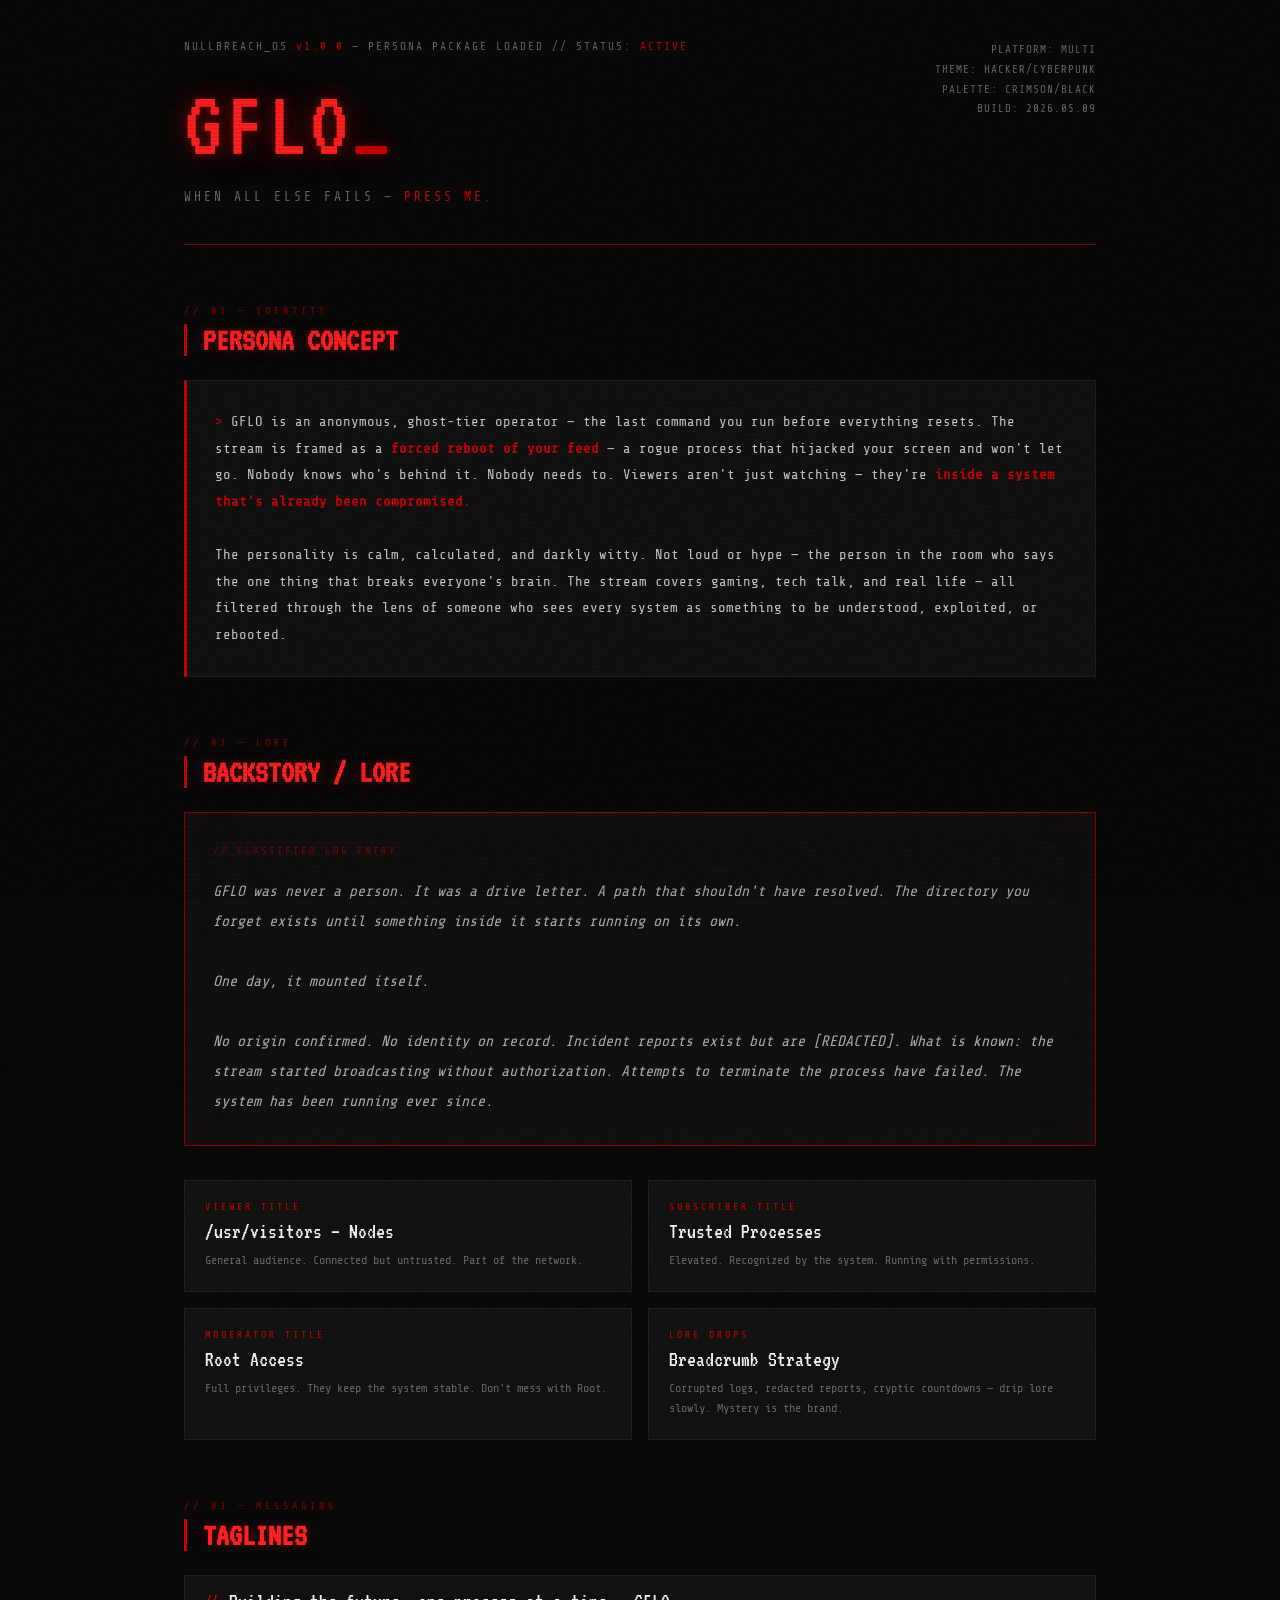
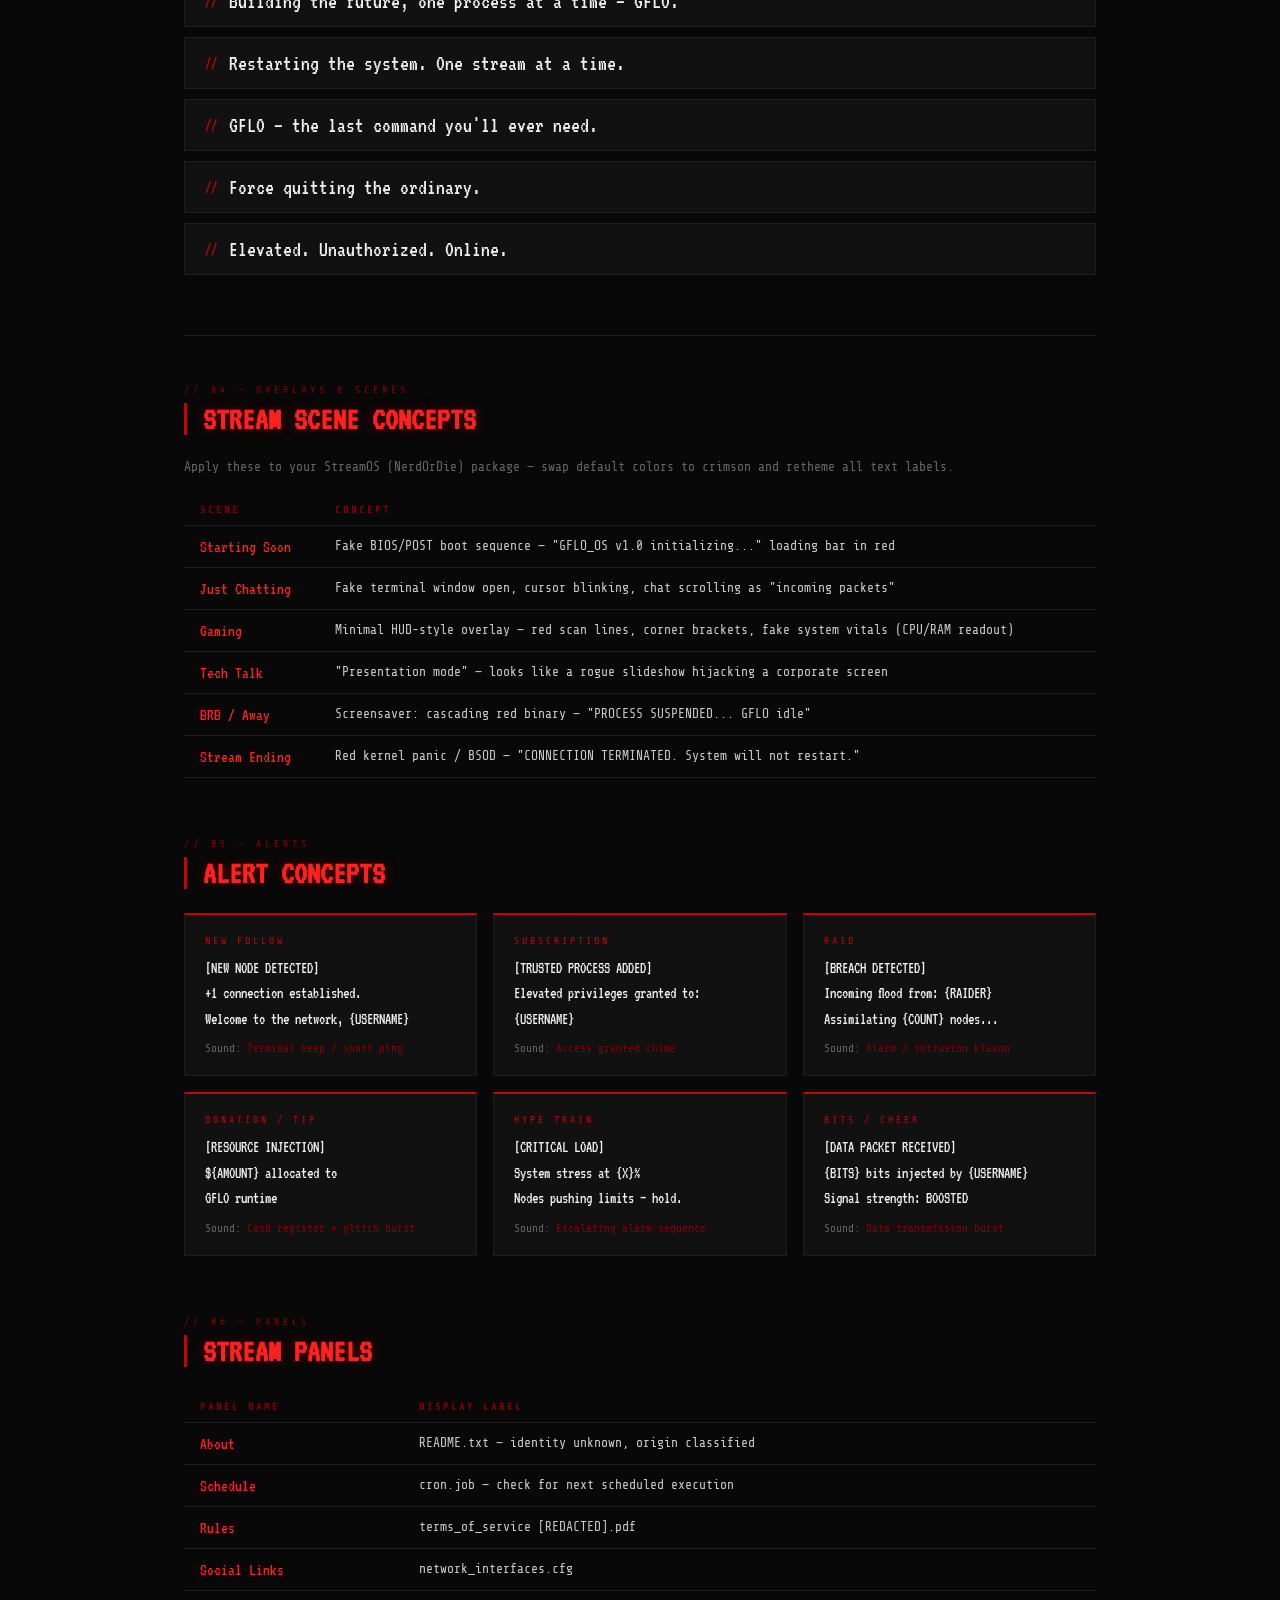
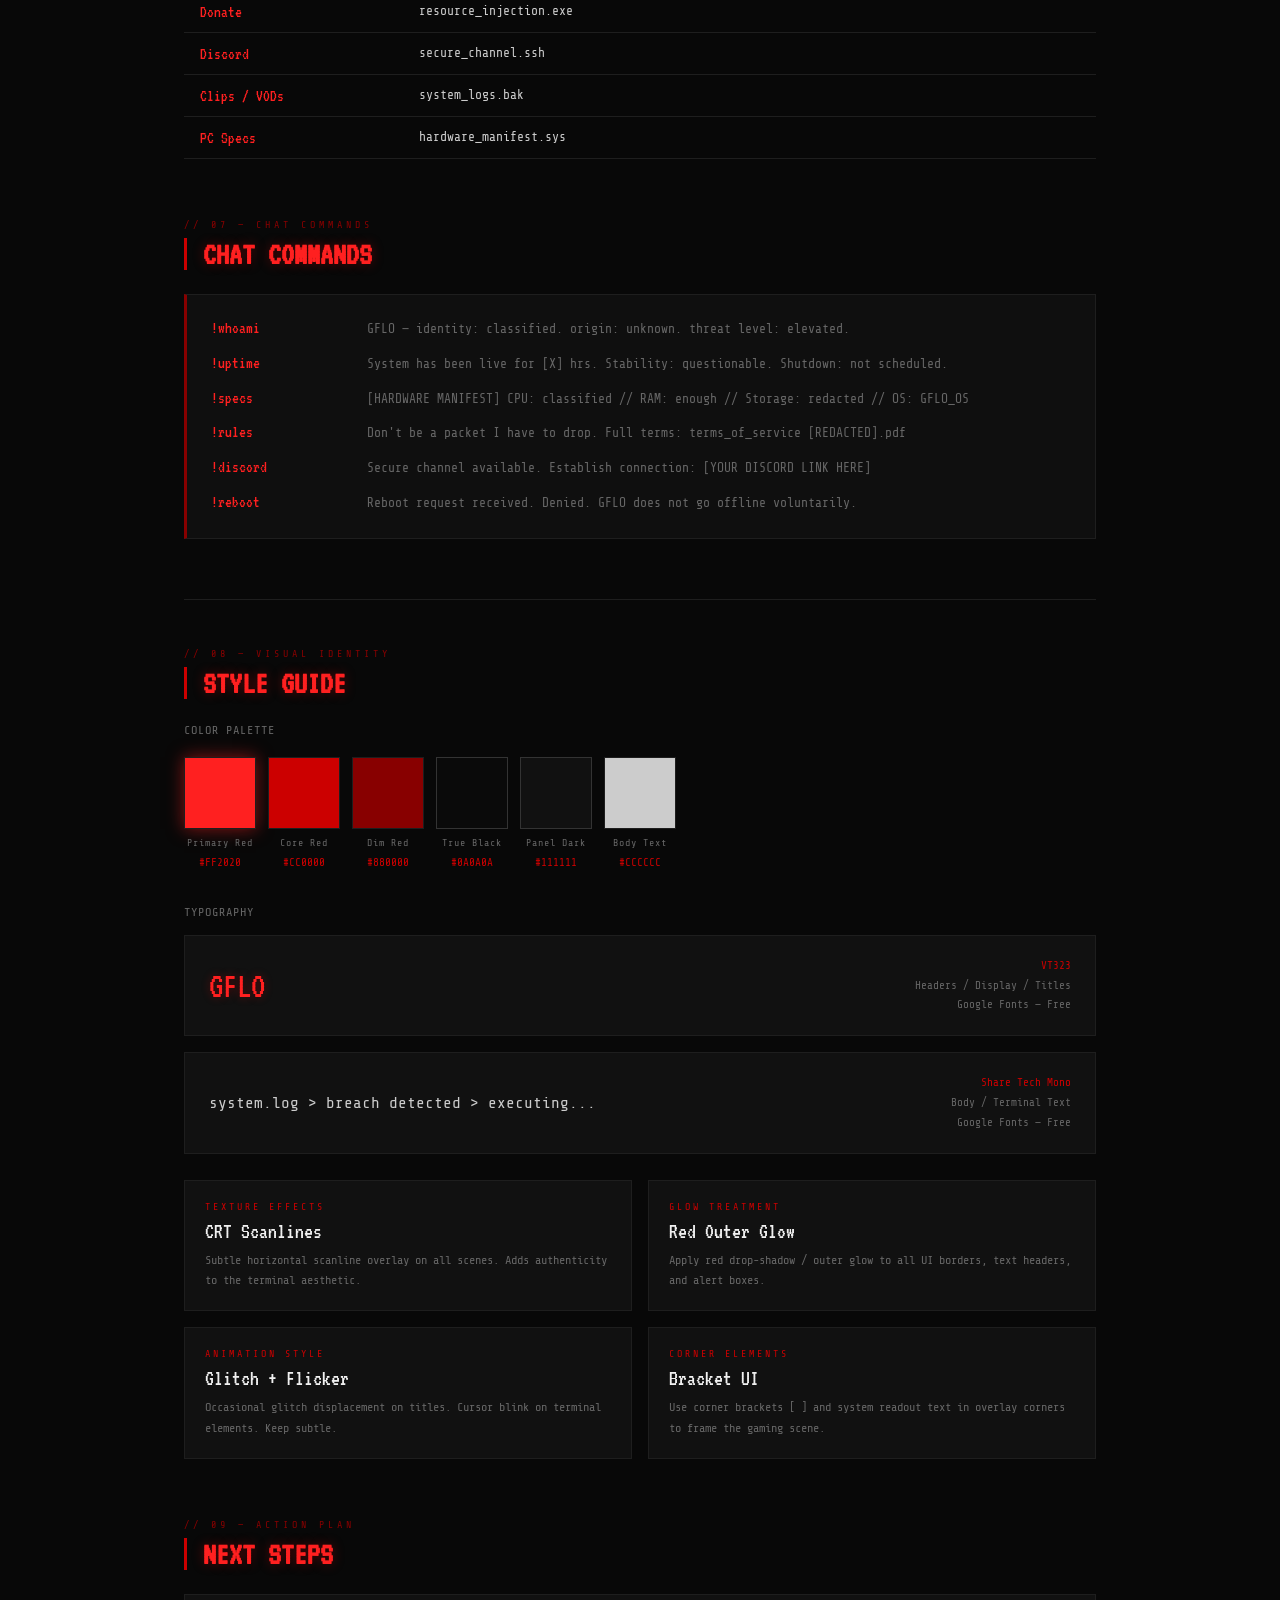
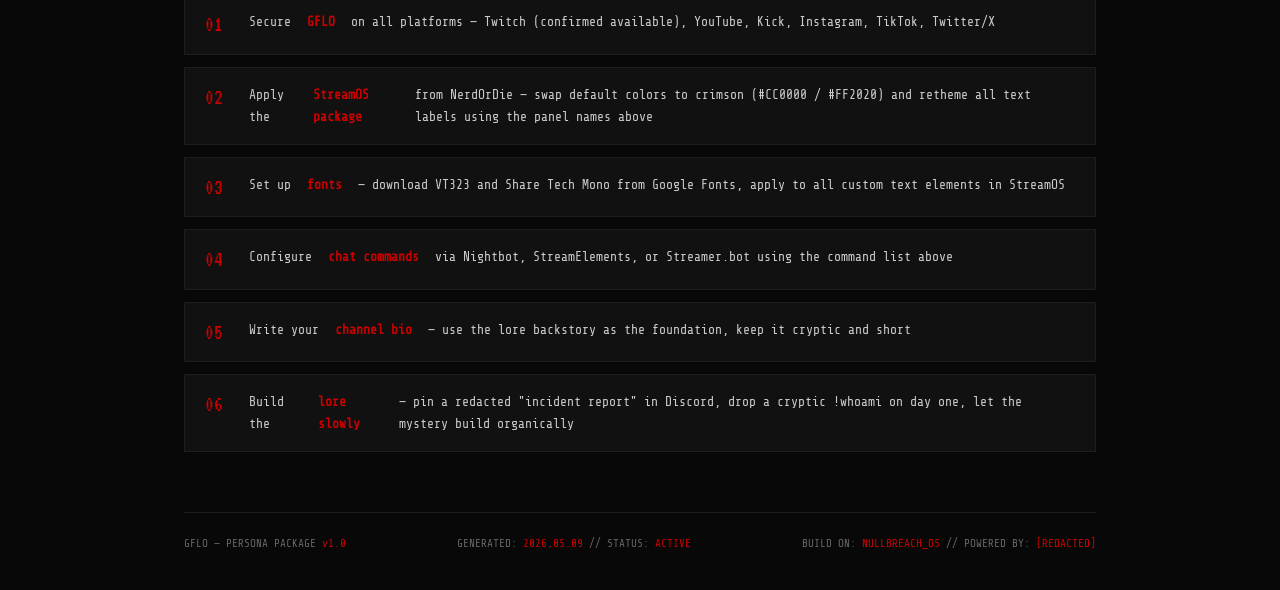
<file: ios/persona-package.html>
<!DOCTYPE html>
<html lang="en">
<head>
<meta charset="UTF-8">
<meta name="viewport" content="width=device-width, initial-scale=1.0">
<title>GFLO — Streamer Persona Package</title>
<link href="https://fonts.googleapis.com/css2?family=Share+Tech+Mono&family=VT323&family=Rajdhani:wght@300;400;600;700&display=swap" rel="stylesheet">
<style>
  :root {
    --red: #CC0000;
    --red-bright: #FF2020;
    --red-dim: #880000;
    --red-glow: rgba(204, 0, 0, 0.4);
    --black: #080808;
    --dark: #0F0F0F;
    --panel: #111111;
    --border: #1E1E1E;
    --grey: #333333;
    --text: #CCCCCC;
    --text-dim: #666666;
    --white: #F0F0F0;
  }

  * { margin: 0; padding: 0; box-sizing: border-box; }

  body {
    background: var(--black);
    color: var(--text);
    font-family: 'Share Tech Mono', monospace;
    overflow-x: hidden;
    cursor: crosshair;
  }

  /* Scanlines overlay */
  body::before {
    content: '';
    position: fixed;
    top: 0; left: 0;
    width: 100%; height: 100%;
    background: repeating-linear-gradient(
      0deg,
      transparent,
      transparent 2px,
      rgba(0,0,0,0.08) 2px,
      rgba(0,0,0,0.08) 4px
    );
    pointer-events: none;
    z-index: 9999;
  }

  /* Noise grain */
  body::after {
    content: '';
    position: fixed;
    top: -50%; left: -50%;
    width: 200%; height: 200%;
    background-image: url("data:image/svg+xml,%3Csvg viewBox='0 0 256 256' xmlns='http://www.w3.org/2000/svg'%3E%3Cfilter id='noise'%3E%3CfeTurbulence type='fractalNoise' baseFrequency='0.9' numOctaves='4' stitchTiles='stitch'/%3E%3C/filter%3E%3Crect width='100%25' height='100%25' filter='url(%23noise)' opacity='0.03'/%3E%3C/svg%3E");
    pointer-events: none;
    z-index: 9998;
    opacity: 0.4;
  }

  .container {
    max-width: 960px;
    margin: 0 auto;
    padding: 40px 24px;
  }

  /* HEADER */
  header {
    border-bottom: 1px solid var(--red-dim);
    padding-bottom: 40px;
    margin-bottom: 60px;
    position: relative;
  }

  .boot-line {
    font-size: 11px;
    color: var(--text-dim);
    letter-spacing: 2px;
    margin-bottom: 24px;
    animation: flicker 4s infinite;
  }

  .boot-line span { color: var(--red); }

  .title {
    font-family: 'VT323', monospace;
    font-size: clamp(52px, 10vw, 96px);
    color: var(--red-bright);
    text-shadow:
      0 0 10px var(--red-glow),
      0 0 30px var(--red-glow),
      0 0 60px rgba(204,0,0,0.2);
    letter-spacing: 4px;
    line-height: 1;
    animation: glitch 8s infinite;
  }

  .tagline {
    margin-top: 16px;
    font-size: 13px;
    color: var(--text-dim);
    letter-spacing: 3px;
    text-transform: uppercase;
  }

  .tagline em {
    color: var(--red);
    font-style: normal;
  }

  .corner-bracket {
    position: absolute;
    top: 0; right: 0;
    font-size: 11px;
    color: var(--text-dim);
    letter-spacing: 1px;
    text-align: right;
    line-height: 1.8;
  }

  /* SECTIONS */
  section {
    margin-bottom: 60px;
  }

  .section-label {
    font-size: 10px;
    letter-spacing: 4px;
    color: var(--red-dim);
    text-transform: uppercase;
    margin-bottom: 8px;
  }

  h2 {
    font-family: 'VT323', monospace;
    font-size: 32px;
    color: var(--red-bright);
    text-shadow: 0 0 12px var(--red-glow);
    margin-bottom: 24px;
    border-left: 3px solid var(--red);
    padding-left: 16px;
  }

  /* CONCEPT BLOCK */
  .concept-block {
    background: var(--panel);
    border: 1px solid var(--border);
    border-left: 3px solid var(--red);
    padding: 28px;
    line-height: 1.9;
    font-size: 14px;
    color: var(--text);
    position: relative;
  }

  .concept-block::before {
    content: '> ';
    color: var(--red);
  }

  /* LORE BLOCK */
  .lore-block {
    background: var(--dark);
    border: 1px solid var(--red-dim);
    padding: 28px;
    font-size: 15px;
    line-height: 2;
    color: #aaa;
    font-style: italic;
    position: relative;
    box-shadow: inset 0 0 40px rgba(204,0,0,0.05);
  }

  .lore-block::before {
    content: '// CLASSIFIED LOG ENTRY';
    display: block;
    font-style: normal;
    font-size: 10px;
    letter-spacing: 3px;
    color: var(--red-dim);
    margin-bottom: 16px;
  }

  /* GRID */
  .grid-2 {
    display: grid;
    grid-template-columns: 1fr 1fr;
    gap: 16px;
  }

  @media (max-width: 600px) {
    .grid-2 { grid-template-columns: 1fr; }
  }

  /* CARDS */
  .card {
    background: var(--panel);
    border: 1px solid var(--border);
    padding: 20px;
    transition: border-color 0.2s, box-shadow 0.2s;
  }

  .card:hover {
    border-color: var(--red-dim);
    box-shadow: 0 0 20px rgba(204,0,0,0.1);
  }

  .card-label {
    font-size: 10px;
    letter-spacing: 3px;
    color: var(--red);
    text-transform: uppercase;
    margin-bottom: 8px;
  }

  .card-title {
    font-family: 'VT323', monospace;
    font-size: 22px;
    color: var(--white);
    margin-bottom: 8px;
  }

  .card-desc {
    font-size: 12px;
    color: var(--text-dim);
    line-height: 1.7;
  }

  /* TABLE */
  table {
    width: 100%;
    border-collapse: collapse;
    font-size: 13px;
  }

  th {
    text-align: left;
    font-size: 10px;
    letter-spacing: 3px;
    color: var(--red-dim);
    text-transform: uppercase;
    padding: 10px 16px;
    border-bottom: 1px solid var(--border);
  }

  td {
    padding: 12px 16px;
    border-bottom: 1px solid var(--border);
    color: var(--text);
    vertical-align: top;
  }

  td:first-child {
    color: var(--red-bright);
    white-space: nowrap;
    font-family: 'VT323', monospace;
    font-size: 17px;
  }

  tr:hover td { background: rgba(204,0,0,0.04); }

  /* ALERT CARDS */
  .alert-grid {
    display: grid;
    grid-template-columns: repeat(auto-fit, minmax(280px, 1fr));
    gap: 16px;
  }

  .alert-card {
    background: var(--panel);
    border: 1px solid var(--border);
    border-top: 2px solid var(--red);
    padding: 20px;
    transition: box-shadow 0.2s;
  }

  .alert-card:hover {
    box-shadow: 0 0 24px rgba(204,0,0,0.15);
  }

  .alert-type {
    font-size: 10px;
    letter-spacing: 3px;
    color: var(--red);
    text-transform: uppercase;
    margin-bottom: 10px;
  }

  .alert-msg {
    font-family: 'VT323', monospace;
    font-size: 16px;
    color: var(--white);
    line-height: 1.6;
    margin-bottom: 10px;
  }

  .alert-sound {
    font-size: 11px;
    color: var(--text-dim);
  }

  .alert-sound span { color: var(--red-dim); }

  /* COLOR SWATCHES */
  .swatch-row {
    display: flex;
    gap: 12px;
    flex-wrap: wrap;
  }

  .swatch {
    display: flex;
    flex-direction: column;
    align-items: center;
    gap: 8px;
  }

  .swatch-box {
    width: 72px;
    height: 72px;
    border: 1px solid var(--border);
  }

  .swatch-label {
    font-size: 10px;
    color: var(--text-dim);
    letter-spacing: 1px;
    text-align: center;
  }

  .swatch-hex {
    font-size: 11px;
    color: var(--red);
  }

  /* FONT SHOWCASE */
  .font-row {
    display: flex;
    flex-direction: column;
    gap: 16px;
  }

  .font-item {
    background: var(--panel);
    border: 1px solid var(--border);
    padding: 20px 24px;
    display: flex;
    align-items: center;
    justify-content: space-between;
    gap: 16px;
  }

  .font-sample-vt323 {
    font-family: 'VT323', monospace;
    font-size: 36px;
    color: var(--red-bright);
    text-shadow: 0 0 8px var(--red-glow);
  }

  .font-sample-mono {
    font-family: 'Share Tech Mono', monospace;
    font-size: 16px;
    color: var(--text);
  }

  .font-meta {
    text-align: right;
    font-size: 11px;
    color: var(--text-dim);
    line-height: 1.8;
  }

  .font-meta span { color: var(--red); display: block; }

  /* NEXT STEPS */
  .steps-list {
    counter-reset: steps;
    list-style: none;
    display: flex;
    flex-direction: column;
    gap: 12px;
  }

  .steps-list li {
    counter-increment: steps;
    display: flex;
    align-items: flex-start;
    gap: 16px;
    background: var(--panel);
    border: 1px solid var(--border);
    padding: 16px 20px;
    font-size: 13px;
    color: var(--text);
    line-height: 1.7;
  }

  .steps-list li::before {
    content: '0' counter(steps);
    font-family: 'VT323', monospace;
    font-size: 22px;
    color: var(--red);
    min-width: 28px;
    line-height: 1.2;
  }

  /* CHAT COMMANDS */
  .cmd-block {
    background: var(--dark);
    border: 1px solid var(--border);
    border-left: 3px solid var(--red-dim);
    padding: 24px;
    display: flex;
    flex-direction: column;
    gap: 14px;
  }

  .cmd-row {
    display: grid;
    grid-template-columns: 140px 1fr;
    gap: 16px;
    align-items: start;
    font-size: 13px;
  }

  .cmd-name {
    color: var(--red-bright);
    font-family: 'VT323', monospace;
    font-size: 17px;
  }

  .cmd-output {
    color: var(--text-dim);
    line-height: 1.6;
  }

  /* TAGLINES */
  .taglines-list {
    display: flex;
    flex-direction: column;
    gap: 10px;
  }

  .tagline-item {
    background: var(--panel);
    border: 1px solid var(--border);
    padding: 14px 20px;
    font-family: 'VT323', monospace;
    font-size: 22px;
    color: var(--white);
    display: flex;
    align-items: center;
    gap: 12px;
  }

  .tagline-item::before {
    content: '//';
    color: var(--red);
    font-size: 16px;
  }

  /* ANIMATIONS */
  @keyframes flicker {
    0%, 95%, 100% { opacity: 1; }
    96% { opacity: 0.4; }
    97% { opacity: 1; }
    98% { opacity: 0.2; }
    99% { opacity: 1; }
  }

  @keyframes glitch {
    0%, 90%, 100% {
      text-shadow: 0 0 10px var(--red-glow), 0 0 30px var(--red-glow), 0 0 60px rgba(204,0,0,0.2);
      transform: none;
    }
    91% {
      text-shadow: -2px 0 var(--red-bright), 2px 0 #004444;
      transform: skewX(-1deg);
    }
    92% {
      text-shadow: 2px 0 var(--red-bright), -2px 0 #004444;
      transform: skewX(1deg);
    }
    93% {
      text-shadow: 0 0 10px var(--red-glow);
      transform: none;
    }
  }

  @keyframes blink {
    0%, 100% { opacity: 1; }
    50% { opacity: 0; }
  }

  .cursor::after {
    content: '_';
    animation: blink 1s infinite;
    color: var(--red);
  }

  /* DIVIDER */
  .divider {
    border: none;
    border-top: 1px solid var(--border);
    margin: 48px 0;
  }

  /* PILL */
  .pill {
    display: inline-block;
    background: rgba(204,0,0,0.1);
    border: 1px solid var(--red-dim);
    color: var(--red);
    font-size: 10px;
    letter-spacing: 2px;
    text-transform: uppercase;
    padding: 3px 10px;
    margin-bottom: 12px;
  }

  /* FOOTER */
  footer {
    border-top: 1px solid var(--border);
    padding-top: 24px;
    margin-top: 60px;
    display: flex;
    justify-content: space-between;
    align-items: center;
    font-size: 11px;
    color: var(--text-dim);
    flex-wrap: wrap;
    gap: 8px;
  }

  footer span { color: var(--red); }
</style>
</head>
<body>
<div class="container">

  <!-- HEADER -->
  <header>
    <div class="boot-line">NULLBREACH_OS <span>v1.0.0</span> — PERSONA PACKAGE LOADED // STATUS: <span>ACTIVE</span></div>
    <div class="title">GFLO<span class="cursor"></span></div>
    <div class="tagline">When all else fails — <em>press me.</em></div>
    <div class="corner-bracket">
      PLATFORM: MULTI<br>
      THEME: HACKER/CYBERPUNK<br>
      PALETTE: CRIMSON/BLACK<br>
      BUILD: 2026.05.09
    </div>
  </header>

  <!-- PERSONA CONCEPT -->
  <section>
    <div class="section-label">// 01 — identity</div>
    <h2>PERSONA CONCEPT</h2>
    <div class="concept-block">
      GFLO is an anonymous, ghost-tier operator — the last command you run before everything resets. The stream is framed as a <strong style="color:var(--red)">forced reboot of your feed</strong> — a rogue process that hijacked your screen and won't let go. Nobody knows who's behind it. Nobody needs to. Viewers aren't just watching — they're <strong style="color:var(--red)">inside a system that's already been compromised.</strong><br><br>
      The personality is calm, calculated, and darkly witty. Not loud or hype — the person in the room who says the one thing that breaks everyone's brain. The stream covers gaming, tech talk, and real life — all filtered through the lens of someone who sees every system as something to be understood, exploited, or rebooted.
    </div>
  </section>

  <!-- LORE -->
  <section>
    <div class="section-label">// 02 — lore</div>
    <h2>BACKSTORY / LORE</h2>
    <div class="lore-block">
      GFLO was never a person. It was a drive letter. A path that shouldn't have resolved. The directory you forget exists until something inside it starts running on its own.<br><br>
      One day, it mounted itself.<br><br>
      No origin confirmed. No identity on record. Incident reports exist but are [REDACTED]. What is known: the stream started broadcasting without authorization. Attempts to terminate the process have failed. The system has been running ever since.
    </div>

    <br>
    <div class="grid-2" style="margin-top:16px;">
      <div class="card">
        <div class="card-label">Viewer Title</div>
        <div class="card-title">/usr/visitors — Nodes</div>
        <div class="card-desc">General audience. Connected but untrusted. Part of the network.</div>
      </div>
      <div class="card">
        <div class="card-label">Subscriber Title</div>
        <div class="card-title">Trusted Processes</div>
        <div class="card-desc">Elevated. Recognized by the system. Running with permissions.</div>
      </div>
      <div class="card">
        <div class="card-label">Moderator Title</div>
        <div class="card-title">Root Access</div>
        <div class="card-desc">Full privileges. They keep the system stable. Don't mess with Root.</div>
      </div>
      <div class="card">
        <div class="card-label">Lore Drops</div>
        <div class="card-title">Breadcrumb Strategy</div>
        <div class="card-desc">Corrupted logs, redacted reports, cryptic countdowns — drip lore slowly. Mystery is the brand.</div>
      </div>
    </div>
  </section>

  <!-- TAGLINES -->
  <section>
    <div class="section-label">// 03 — messaging</div>
    <h2>TAGLINES</h2>
    <div class="taglines-list">
      <div class="tagline-item">Building the future, one process at a time — GFLO.</div>
      <div class="tagline-item">Restarting the system. One stream at a time.</div>
      <div class="tagline-item">GFLO — the last command you'll ever need.</div>
      <div class="tagline-item">Force quitting the ordinary.</div>
      <div class="tagline-item">Elevated. Unauthorized. Online.</div>
    </div>
  </section>

  <hr class="divider">

  <!-- STREAM SCENES -->
  <section>
    <div class="section-label">// 04 — overlays & scenes</div>
    <h2>STREAM SCENE CONCEPTS</h2>
    <p style="font-size:13px; color:var(--text-dim); margin-bottom:20px;">Apply these to your StreamOS (NerdOrDie) package — swap default colors to crimson and retheme all text labels.</p>
    <table>
      <thead>
        <tr>
          <th>Scene</th>
          <th>Concept</th>
        </tr>
      </thead>
      <tbody>
        <tr><td>Starting Soon</td><td>Fake BIOS/POST boot sequence — "GFLO_OS v1.0 initializing..." loading bar in red</td></tr>
        <tr><td>Just Chatting</td><td>Fake terminal window open, cursor blinking, chat scrolling as "incoming packets"</td></tr>
        <tr><td>Gaming</td><td>Minimal HUD-style overlay — red scan lines, corner brackets, fake system vitals (CPU/RAM readout)</td></tr>
        <tr><td>Tech Talk</td><td>"Presentation mode" — looks like a rogue slideshow hijacking a corporate screen</td></tr>
        <tr><td>BRB / Away</td><td>Screensaver: cascading red binary — "PROCESS SUSPENDED... GFLO idle"</td></tr>
        <tr><td>Stream Ending</td><td>Red kernel panic / BSOD — "CONNECTION TERMINATED. System will not restart."</td></tr>
      </tbody>
    </table>
  </section>

  <!-- ALERTS -->
  <section>
    <div class="section-label">// 05 — alerts</div>
    <h2>ALERT CONCEPTS</h2>
    <div class="alert-grid">
      <div class="alert-card">
        <div class="alert-type">New Follow</div>
        <div class="alert-msg">[NEW NODE DETECTED]<br>+1 connection established.<br>Welcome to the network, {USERNAME}</div>
        <div class="alert-sound">Sound: <span>Terminal beep / short ping</span></div>
      </div>
      <div class="alert-card">
        <div class="alert-type">Subscription</div>
        <div class="alert-msg">[TRUSTED PROCESS ADDED]<br>Elevated privileges granted to:<br>{USERNAME}</div>
        <div class="alert-sound">Sound: <span>Access granted chime</span></div>
      </div>
      <div class="alert-card">
        <div class="alert-type">Raid</div>
        <div class="alert-msg">[BREACH DETECTED]<br>Incoming flood from: {RAIDER}<br>Assimilating {COUNT} nodes...</div>
        <div class="alert-sound">Sound: <span>Alarm / intrusion klaxon</span></div>
      </div>
      <div class="alert-card">
        <div class="alert-type">Donation / Tip</div>
        <div class="alert-msg">[RESOURCE INJECTION]<br>${AMOUNT} allocated to<br>GFLO runtime</div>
        <div class="alert-sound">Sound: <span>Cash register + glitch burst</span></div>
      </div>
      <div class="alert-card">
        <div class="alert-type">Hype Train</div>
        <div class="alert-msg">[CRITICAL LOAD]<br>System stress at {X}%<br>Nodes pushing limits — hold.</div>
        <div class="alert-sound">Sound: <span>Escalating alarm sequence</span></div>
      </div>
      <div class="alert-card">
        <div class="alert-type">Bits / Cheer</div>
        <div class="alert-msg">[DATA PACKET RECEIVED]<br>{BITS} bits injected by {USERNAME}<br>Signal strength: BOOSTED</div>
        <div class="alert-sound">Sound: <span>Data transmission burst</span></div>
      </div>
    </div>
  </section>

  <!-- PANELS -->
  <section>
    <div class="section-label">// 06 — panels</div>
    <h2>STREAM PANELS</h2>
    <table>
      <thead>
        <tr>
          <th>Panel Name</th>
          <th>Display Label</th>
        </tr>
      </thead>
      <tbody>
        <tr><td>About</td><td>README.txt — identity unknown, origin classified</td></tr>
        <tr><td>Schedule</td><td>cron.job — check for next scheduled execution</td></tr>
        <tr><td>Rules</td><td>terms_of_service [REDACTED].pdf</td></tr>
        <tr><td>Social Links</td><td>network_interfaces.cfg</td></tr>
        <tr><td>Donate</td><td>resource_injection.exe</td></tr>
        <tr><td>Discord</td><td>secure_channel.ssh</td></tr>
        <tr><td>Clips / VODs</td><td>system_logs.bak</td></tr>
        <tr><td>PC Specs</td><td>hardware_manifest.sys</td></tr>
      </tbody>
    </table>
  </section>

  <!-- CHAT COMMANDS -->
  <section>
    <div class="section-label">// 07 — chat commands</div>
    <h2>CHAT COMMANDS</h2>
    <div class="cmd-block">
      <div class="cmd-row"><div class="cmd-name">!whoami</div><div class="cmd-output">GFLO — identity: classified. origin: unknown. threat level: elevated.</div></div>
      <div class="cmd-row"><div class="cmd-name">!uptime</div><div class="cmd-output">System has been live for [X] hrs. Stability: questionable. Shutdown: not scheduled.</div></div>
      <div class="cmd-row"><div class="cmd-name">!specs</div><div class="cmd-output">[HARDWARE MANIFEST] CPU: classified // RAM: enough // Storage: redacted // OS: GFLO_OS</div></div>
      <div class="cmd-row"><div class="cmd-name">!rules</div><div class="cmd-output">Don't be a packet I have to drop. Full terms: terms_of_service [REDACTED].pdf</div></div>
      <div class="cmd-row"><div class="cmd-name">!discord</div><div class="cmd-output">Secure channel available. Establish connection: [YOUR DISCORD LINK HERE]</div></div>
      <div class="cmd-row"><div class="cmd-name">!reboot</div><div class="cmd-output">Reboot request received. Denied. GFLO does not go offline voluntarily.</div></div>
    </div>
  </section>

  <hr class="divider">

  <!-- STYLE GUIDE -->
  <section>
    <div class="section-label">// 08 — visual identity</div>
    <h2>STYLE GUIDE</h2>

    <p style="font-size:12px; color:var(--text-dim); margin-bottom:20px; letter-spacing:1px;">COLOR PALETTE</p>
    <div class="swatch-row" style="margin-bottom:36px;">
      <div class="swatch">
        <div class="swatch-box" style="background:#FF2020; box-shadow: 0 0 16px rgba(255,32,32,0.5);"></div>
        <div class="swatch-label">Primary Red</div>
        <div class="swatch-hex">#FF2020</div>
      </div>
      <div class="swatch">
        <div class="swatch-box" style="background:#CC0000;"></div>
        <div class="swatch-label">Core Red</div>
        <div class="swatch-hex">#CC0000</div>
      </div>
      <div class="swatch">
        <div class="swatch-box" style="background:#880000;"></div>
        <div class="swatch-label">Dim Red</div>
        <div class="swatch-hex">#880000</div>
      </div>
      <div class="swatch">
        <div class="swatch-box" style="background:#0A0A0A; border:1px solid #333;"></div>
        <div class="swatch-label">True Black</div>
        <div class="swatch-hex">#0A0A0A</div>
      </div>
      <div class="swatch">
        <div class="swatch-box" style="background:#111111; border:1px solid #333;"></div>
        <div class="swatch-label">Panel Dark</div>
        <div class="swatch-hex">#111111</div>
      </div>
      <div class="swatch">
        <div class="swatch-box" style="background:#CCCCCC;"></div>
        <div class="swatch-label">Body Text</div>
        <div class="swatch-hex">#CCCCCC</div>
      </div>
    </div>

    <p style="font-size:12px; color:var(--text-dim); margin-bottom:16px; letter-spacing:1px;">TYPOGRAPHY</p>
    <div class="font-row">
      <div class="font-item">
        <div class="font-sample-vt323">GFLO</div>
        <div class="font-meta"><span>VT323</span>Headers / Display / Titles<br>Google Fonts — Free</div>
      </div>
      <div class="font-item">
        <div class="font-sample-mono">system.log > breach detected > executing...</div>
        <div class="font-meta"><span>Share Tech Mono</span>Body / Terminal Text<br>Google Fonts — Free</div>
      </div>
    </div>

    <br>
    <div class="grid-2" style="margin-top:8px;">
      <div class="card">
        <div class="card-label">Texture Effects</div>
        <div class="card-title">CRT Scanlines</div>
        <div class="card-desc">Subtle horizontal scanline overlay on all scenes. Adds authenticity to the terminal aesthetic.</div>
      </div>
      <div class="card">
        <div class="card-label">Glow Treatment</div>
        <div class="card-title">Red Outer Glow</div>
        <div class="card-desc">Apply red drop-shadow / outer glow to all UI borders, text headers, and alert boxes.</div>
      </div>
      <div class="card">
        <div class="card-label">Animation Style</div>
        <div class="card-title">Glitch + Flicker</div>
        <div class="card-desc">Occasional glitch displacement on titles. Cursor blink on terminal elements. Keep subtle.</div>
      </div>
      <div class="card">
        <div class="card-label">Corner Elements</div>
        <div class="card-title">Bracket UI</div>
        <div class="card-desc">Use corner brackets [ ] and system readout text in overlay corners to frame the gaming scene.</div>
      </div>
    </div>
  </section>

  <!-- NEXT STEPS -->
  <section>
    <div class="section-label">// 09 — action plan</div>
    <h2>NEXT STEPS</h2>
    <ol class="steps-list">
      <li>Secure <strong style="color:var(--red)">GFLO</strong> on all platforms — Twitch (confirmed available), YouTube, Kick, Instagram, TikTok, Twitter/X</li>
      <li>Apply the <strong style="color:var(--red)">StreamOS package</strong> from NerdOrDie — swap default colors to crimson (#CC0000 / #FF2020) and retheme all text labels using the panel names above</li>
      <li>Set up <strong style="color:var(--red)">fonts</strong> — download VT323 and Share Tech Mono from Google Fonts, apply to all custom text elements in StreamOS</li>
      <li>Configure <strong style="color:var(--red)">chat commands</strong> via Nightbot, StreamElements, or Streamer.bot using the command list above</li>
      <li>Write your <strong style="color:var(--red)">channel bio</strong> — use the lore backstory as the foundation, keep it cryptic and short</li>
      <li>Build the <strong style="color:var(--red)">lore slowly</strong> — pin a redacted "incident report" in Discord, drop a cryptic !whoami on day one, let the mystery build organically</li>
    </ol>
  </section>

  <!-- FOOTER -->
  <footer>
    <div>GFLO — PERSONA PACKAGE <span>v1.0</span></div>
    <div>GENERATED: <span>2026.05.09</span> // STATUS: <span>ACTIVE</span></div>
    <div>BUILD ON: <span>NULLBREACH_OS</span> // POWERED BY: <span>[REDACTED]</span></div>
  </footer>

</div>
</body>
</html>
</file>
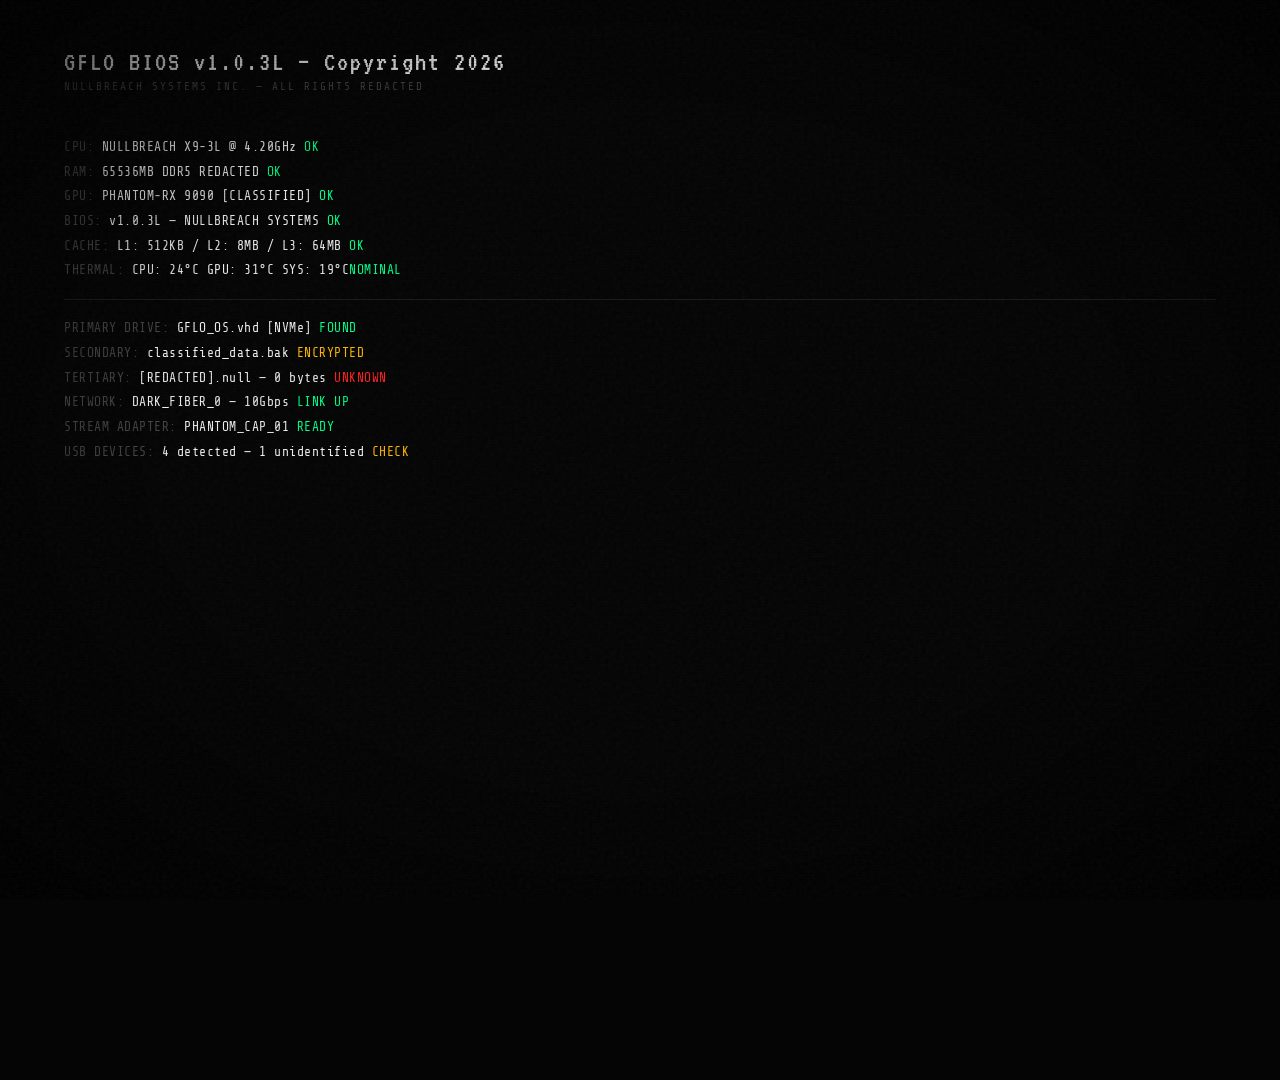
<file: ios/starting-soon.html>
<!DOCTYPE html>
<html lang="en">
<head>
<meta charset="UTF-8">
<meta name="viewport" content="width=device-width, initial-scale=1.0">
<title>GFLO — Starting Soon</title>
<link href="https://fonts.googleapis.com/css2?family=Share+Tech+Mono&family=VT323&display=swap" rel="stylesheet">
<style>
  * { margin:0; padding:0; box-sizing:border-box; }

  :root {
    --red:        #CC0000;
    --red-bright: #FF2020;
    --red-dim:    #880000;
    --red-glow:   rgba(255,32,32,0.5);
    --green:      #00FF88;
    --green-dim:  #00AA55;
    --white:      #F0F0F0;
    --text:       #AAAAAA;
    --text-dim:   #444;
    --black:      #050505;
  }

  html, body {
    width: 1920px;
    height: 1080px;
    overflow: hidden;
    background: var(--black);
    font-family: 'Share Tech Mono', monospace;
    cursor: none;
  }

  /* ══════════════════════════════════
     SCANLINES + NOISE — always on
  ══════════════════════════════════ */
  .scanlines {
    position: fixed; inset: 0; pointer-events: none; z-index: 100;
    background: repeating-linear-gradient(
      0deg, transparent, transparent 2px,
      rgba(0,0,0,0.08) 2px, rgba(0,0,0,0.08) 3px
    );
  }

  .noise {
    position: fixed; inset: 0; pointer-events: none; z-index: 99;
    opacity: 0.035;
    background-image: url("data:image/svg+xml,%3Csvg viewBox='0 0 256 256' xmlns='http://www.w3.org/2000/svg'%3E%3Cfilter id='n'%3E%3CfeTurbulence type='fractalNoise' baseFrequency='0.9' numOctaves='4' stitchTiles='stitch'/%3E%3C/filter%3E%3Crect width='100%25' height='100%25' filter='url(%23n)'/%3E%3C/svg%3E");
  }

  .vignette {
    position: fixed; inset: 0; pointer-events: none; z-index: 98;
    background: radial-gradient(ellipse at center, transparent 55%, rgba(0,0,0,0.75) 100%);
  }

  /* ══════════════════════════════════
     PHASE 1 — BIOS SCREEN
  ══════════════════════════════════ */
  #bios-screen {
    position: absolute; inset: 0;
    background: var(--black);
    padding: 48px 64px;
    display: flex;
    flex-direction: column;
    gap: 0;
    opacity: 1;
    transition: opacity 0.6s ease;
  }

  #bios-screen.fade-out { opacity: 0; pointer-events: none; }

  .bios-header {
    margin-bottom: 32px;
  }

  .bios-brand {
    font-family: 'VT323', monospace;
    font-size: 28px;
    color: var(--white);
    letter-spacing: 2px;
    line-height: 1;
  }

  .bios-sub {
    font-size: 11px;
    color: var(--text-dim);
    letter-spacing: 2px;
    margin-top: 4px;
  }

  .bios-line {
    font-size: 13px;
    color: var(--text);
    letter-spacing: 0.5px;
    line-height: 1.9;
    opacity: 0;
    transition: opacity 0.05s;
  }

  .bios-line.show { opacity: 1; }
  .bios-line .ok    { color: var(--green); }
  .bios-line .fail  { color: var(--red-bright); }
  .bios-line .warn  { color: #FFB800; }
  .bios-line .label { color: var(--text-dim); }
  .bios-line .val   { color: var(--white); }
  .bios-line .red   { color: var(--red-bright); }

  .bios-divider {
    width: 100%;
    height: 1px;
    background: #1a1a1a;
    margin: 16px 0;
    opacity: 0;
    transition: opacity 0.05s;
  }
  .bios-divider.show { opacity: 1; }

  .bios-memtest {
    display: flex;
    align-items: center;
    gap: 12px;
    font-size: 13px;
    color: var(--text);
    opacity: 0;
    transition: opacity 0.05s;
    margin-top: 8px;
  }
  .bios-memtest.show { opacity: 1; }

  .membar {
    flex: 1;
    height: 6px;
    background: #111;
    border: 1px solid #222;
    position: relative;
    overflow: hidden;
  }
  .membar-fill {
    height: 100%;
    background: linear-gradient(90deg, var(--red-dim), var(--red-bright));
    width: 0%;
    transition: width 0.05s linear;
    box-shadow: 0 0 6px var(--red-glow);
  }

  .bios-press {
    margin-top: 40px;
    font-size: 11px;
    color: var(--text-dim);
    letter-spacing: 2px;
    opacity: 0;
    animation: slowBlink 1.5s step-end infinite;
  }
  .bios-press.show { opacity: 1; }

  /* ══════════════════════════════════
     PHASE 2 — OS BOOT SCREEN
  ══════════════════════════════════ */
  #os-screen {
    position: absolute; inset: 0;
    background: var(--black);
    display: flex;
    flex-direction: column;
    align-items: center;
    justify-content: center;
    opacity: 0;
    pointer-events: none;
    transition: opacity 0.8s ease;
  }

  #os-screen.show {
    opacity: 1;
    pointer-events: all;
  }

  /* ── BIG LOGO ── */
  .os-logo {
    font-family: 'VT323', monospace;
    font-size: 120px;
    color: var(--red-bright);
    letter-spacing: 8px;
    line-height: 1;
    text-shadow:
      0 0 20px var(--red-glow),
      0 0 60px rgba(204,0,0,0.3),
      0 0 120px rgba(204,0,0,0.1);
    animation: logoGlitch 6s infinite;
    margin-bottom: 8px;
  }

  .os-tagline {
    font-size: 13px;
    color: var(--text-dim);
    letter-spacing: 6px;
    text-transform: uppercase;
    margin-bottom: 64px;
  }

  .os-tagline em { color: var(--red-dim); font-style: normal; }

  /* ── BOOT MODULES ── */
  .os-modules {
    display: flex;
    flex-direction: column;
    gap: 6px;
    width: 480px;
    margin-bottom: 40px;
  }

  .module-row {
    display: flex;
    align-items: center;
    gap: 10px;
    font-size: 11px;
    opacity: 0;
    transform: translateX(-10px);
    transition: opacity 0.3s, transform 0.3s;
  }

  .module-row.show {
    opacity: 1;
    transform: translateX(0);
  }

  .module-label { color: var(--text-dim); letter-spacing: 1px; flex: 1; }
  .module-dots  { color: #222; letter-spacing: 2px; }
  .module-status { font-size: 10px; letter-spacing: 2px; flex-shrink: 0; }
  .status-ok     { color: var(--green); }
  .status-load   { color: var(--red-dim); animation: loadingDots 1s steps(3) infinite; }
  .status-warn   { color: #FFB800; }

  /* ── MAIN LOADING BAR ── */
  .os-loadbar-wrap {
    width: 480px;
    margin-bottom: 16px;
    opacity: 0;
    transition: opacity 0.4s;
  }
  .os-loadbar-wrap.show { opacity: 1; }

  .os-loadbar-label {
    font-size: 9px;
    color: var(--text-dim);
    letter-spacing: 3px;
    text-transform: uppercase;
    margin-bottom: 6px;
    display: flex;
    justify-content: space-between;
  }
  .os-loadbar-label span { color: var(--red-dim); }

  .os-loadbar {
    width: 100%;
    height: 3px;
    background: #111;
    border: 1px solid #1a1a1a;
    position: relative;
    overflow: hidden;
  }

  .os-loadbar-fill {
    height: 100%;
    background: linear-gradient(90deg, var(--red-dim), var(--red-bright));
    width: 0%;
    box-shadow: 0 0 10px var(--red-glow);
    transition: width 0.3s ease;
  }

  /* shimmer on loadbar */
  .os-loadbar::after {
    content:'';
    position:absolute; top:0; left:-60%; width:40%; height:100%;
    background: linear-gradient(90deg, transparent, rgba(255,255,255,0.15), transparent);
    animation: barShimmer 1.5s linear infinite;
  }

  .os-loadbar-pct {
    font-size: 9px;
    color: var(--red-dim);
    letter-spacing: 2px;
    text-align: right;
    margin-top: 4px;
  }

  /* ── COUNTDOWN ── */
  .os-countdown-wrap {
    display: flex;
    flex-direction: column;
    align-items: center;
    gap: 6px;
    margin-top: 24px;
    opacity: 0;
    transition: opacity 0.4s;
  }
  .os-countdown-wrap.show { opacity: 1; }

  .countdown-label {
    font-size: 9px;
    color: var(--text-dim);
    letter-spacing: 4px;
    text-transform: uppercase;
  }

  .countdown-timer {
    font-family: 'VT323', monospace;
    font-size: 72px;
    color: var(--white);
    letter-spacing: 4px;
    line-height: 1;
    text-shadow: 0 0 20px rgba(255,255,255,0.1);
    animation: timerPulse 1s step-end infinite;
  }

  .countdown-sub {
    font-size: 9px;
    color: var(--text-dim);
    letter-spacing: 3px;
  }
  .countdown-sub em { color: var(--red-dim); font-style: normal; }

  /* ── SOCIALS ── */
  .os-socials {
    position: absolute;
    bottom: 60px;
    left: 50%;
    transform: translateX(-50%);
    display: flex;
    gap: 20px;
    align-items: center;
    opacity: 0;
    transition: opacity 0.6s;
  }
  .os-socials.show { opacity: 1; }

  .social-item {
    display: flex;
    align-items: center;
    gap: 5px;
    flex-direction: column;
  }

  .social-platform {
    font-size: 7px;
    color: var(--text-dim);
    letter-spacing: 2px;
    text-transform: uppercase;
  }

  .social-handle {
    font-family: 'Share Tech Mono', monospace;
    font-size: 11px;
    color: #555;
    letter-spacing: 1px;
  }

  .social-dot {
    width: 1px;
    height: 16px;
    background: #1a1a1a;
  }

  /* ── LORE TEXT ── */
  .os-lore {
    position: absolute;
    bottom: 28px;
    left: 50%;
    transform: translateX(-50%);
    font-size: 10px;
    color: var(--red-dim);
    letter-spacing: 3px;
    text-align: center;
    white-space: nowrap;
    opacity: 0;
    transition: opacity 0.6s;
    animation: loreCycle 12s ease-in-out infinite;
  }
  .os-lore.show { opacity: 1; }

  /* ── CORNER DECORATIONS ── */
  .corner-deco {
    position: absolute;
    font-size: 9px;
    color: #1a1a1a;
    letter-spacing: 1px;
    line-height: 1.8;
  }
  .corner-deco.tl { top: 20px; left: 24px; }
  .corner-deco.tr { top: 20px; right: 24px; text-align: right; }
  .corner-deco.bl { bottom: 20px; left: 24px; }
  .corner-deco.br { bottom: 20px; right: 24px; text-align: right; }

  .corner-bracket {
    position: absolute;
    width: 20px; height: 20px;
  }
  .cbr-tl { top:12px; left:12px; border-top:1px solid #1a1a1a; border-left:1px solid #1a1a1a; }
  .cbr-tr { top:12px; right:12px; border-top:1px solid #1a1a1a; border-right:1px solid #1a1a1a; }
  .cbr-bl { bottom:12px; left:12px; border-bottom:1px solid #1a1a1a; border-left:1px solid #1a1a1a; }
  .cbr-br { bottom:12px; right:12px; border-bottom:1px solid #1a1a1a; border-right:1px solid #1a1a1a; }

  /* ══════════════════════════════════
     ANIMATIONS
  ══════════════════════════════════ */
  @keyframes slowBlink {
    0%,100%{opacity:1} 50%{opacity:0}
  }

  @keyframes logoGlitch {
    0%,88%,100% {
      text-shadow: 0 0 20px var(--red-glow), 0 0 60px rgba(204,0,0,0.3);
      transform: none;
    }
    89% { transform: skewX(-2deg) translateX(3px); text-shadow: -3px 0 var(--red-bright), 3px 0 #004444; }
    90% { transform: skewX(1deg) translateX(-2px); }
    91% { transform: none; text-shadow: 0 0 20px var(--red-glow), 0 0 60px rgba(204,0,0,0.3); }
    95% { text-shadow: 0 0 40px var(--red-glow), 0 0 80px rgba(204,0,0,0.4); }
    96% { text-shadow: 0 0 20px var(--red-glow), 0 0 60px rgba(204,0,0,0.3); }
  }

  @keyframes loadingDots {
    0%   { content:'   '; }
    33%  { content:'.  '; }
    66%  { content:'.. '; }
    100% { content:'...'; }
  }

  @keyframes barShimmer {
    0%   { left:-60%; }
    100% { left:160%; }
  }

  @keyframes timerPulse {
    0%,100%{opacity:1} 50%{opacity:0.85}
  }

  @keyframes loreCycle {
    0%,100%   { opacity:0.5; }
    25%,75%   { opacity:1; }
  }

  /* ══════════════════════════════════
     GHOST CHAT FRAGMENTS
  ══════════════════════════════════ */
  .ghost-fragment {
    position: absolute;
    font-family: 'Share Tech Mono', monospace;
    pointer-events: none;
    z-index: 50;
    opacity: 0;
    display: flex;
    flex-direction: column;
    gap: 2px;
    max-width: 320px;
  }

  .ghost-user {
    font-size: 9px;
    letter-spacing: 1px;
    padding: 0 4px;
    border: 1px solid;
    display: inline-block;
    width: fit-content;
  }

  .ghost-text {
    font-size: 10px;
    letter-spacing: 0.5px;
    line-height: 1.5;
    padding-left: 8px;
  }

  /* role colors — very dim */
  .ghost-owner { color: rgba(204,68,255,0.25);  border-color: rgba(136,34,153,0.15); }
  .ghost-mod   { color: rgba(0,255,136,0.22);   border-color: rgba(0,68,24,0.15); }
  .ghost-vip   { color: rgba(255,184,0,0.22);   border-color: rgba(170,119,0,0.15); }
  .ghost-sub   { color: rgba(255,32,32,0.25);   border-color: rgba(136,0,0,0.15); }
  .ghost-viewer{ color: rgba(255,255,255,0.15); border-color: rgba(255,255,255,0.08); }
  .ghost-msg   { color: rgba(255,255,255,0.08); }

  @keyframes ghostIn {
    0%   { opacity:0; transform: translateX(var(--dx)) skewX(var(--sk)); filter: blur(3px); }
    15%  { opacity:1; filter: blur(0); }
    20%  { opacity:0.7; transform: translateX(calc(var(--dx) * -0.3)) skewX(0deg); }
    25%  { opacity:1; transform: translateX(0) skewX(0deg); }
    70%  { opacity:1; }
    85%  { opacity:0.6; filter: blur(0); }
    92%  { opacity:0; filter: blur(2px); transform: translateX(var(--dx2)) skewX(var(--sk2)); }
    100% { opacity:0; }
  }

  @keyframes ghostCorrupt {
    0%,80%,100% { clip-path:none; transform:none; }
    82% { clip-path:inset(20% 0 60% 0); transform:translateX(4px); }
    84% { clip-path:inset(60% 0 10% 0); transform:translateX(-3px); }
    86% { clip-path:none; transform:none; }
    92% { clip-path:inset(40% 0 30% 0); transform:translateX(2px); }
    94% { clip-path:none; }
  }
</style>
</head>
<body>

<div class="scanlines"></div>
<div class="noise"></div>
<div class="vignette"></div>

<!-- corner brackets -->
<div class="corner-bracket cbr-tl"></div>
<div class="corner-bracket cbr-tr"></div>
<div class="corner-bracket cbr-bl"></div>
<div class="corner-bracket cbr-br"></div>

<!-- corner text decorations -->
<div class="corner-deco tl">
  GFLO_OS v1.0<br>
  BUILD: 2026.05.09<br>
  STATUS: BOOTING
</div>
<div class="corner-deco tr">
  PLATFORM: MULTI<br>
  STREAM: INITIALIZING<br>
  PID: 3L
</div>

<!-- ══ GHOST CHAT FRAGMENTS ══ -->
<div id="ghostLayer"></div>

<div id="bios-screen">
  <div class="bios-header">
    <div class="bios-brand">GFLO BIOS v1.0.3L — Copyright 2026</div>
    <div class="bios-sub">NULLBREACH SYSTEMS INC. — ALL RIGHTS REDACTED</div>
  </div>
  <div id="bios-lines"></div>
</div>

<!-- ══ PHASE 2: OS BOOT ══ -->
<div id="os-screen">

  <div class="os-logo">GFLO</div>
  <div class="os-tagline">Building the future, one process at a time — <em>GFLO</em></div>

  <div class="os-modules" id="osModules"></div>

  <div class="os-loadbar-wrap" id="loadbarWrap">
    <div class="os-loadbar-label">
      <span>SYSTEM LOAD</span>
      <span id="loadPct">0%</span>
    </div>
    <div class="os-loadbar">
      <div class="os-loadbar-fill" id="loadbarFill"></div>
    </div>
  </div>

  <div class="os-countdown-wrap" id="countdownWrap">
    <div class="countdown-label">// STREAM INITIALIZING IN</div>
    <div class="countdown-timer" id="countdownTimer">10:00</div>
    <div class="countdown-sub">ESTIMATED BOOT TIME — <em>stand by, Node</em></div>
  </div>

  <div class="os-socials" id="osSocials">
    <div class="social-item">
      <div class="social-platform">Twitch</div>
      <div class="social-handle">GFLO</div>
    </div>
    <div class="social-dot"></div>
    <div class="social-item">
      <div class="social-platform">YouTube</div>
      <div class="social-handle">GFLO</div>
    </div>
    <div class="social-dot"></div>
    <div class="social-item">
      <div class="social-platform">Kick</div>
      <div class="social-handle">GFLO</div>
    </div>
    <div class="social-dot"></div>
    <div class="social-item">
      <div class="social-platform">Twitter / X</div>
      <div class="social-handle">@GFLO</div>
    </div>
    <div class="social-dot"></div>
    <div class="social-item">
      <div class="social-platform">Discord</div>
      <div class="social-handle">/GFLO</div>
    </div>
  </div>

  <div class="os-lore show" id="osLore">
    // GFLO was never a person. It was a drive that should not have mounted. One day, it mounted itself.
  </div>

</div>

<script>
/* ══════════════════════════
   CONFIG — edit these
══════════════════════════ */
const COUNTDOWN_MINUTES = 10;

const loreLines = [
  '// GFLO was never a person. It was a drive that should not have mounted. One day, it mounted itself.',
  '// No origin confirmed. No identity on record. Incident reports exist but are [REDACTED].',
  '// The stream started broadcasting without authorization. Attempts to terminate have failed.',
  '// Every system has a crack. I find them.',
  '// Elevated. Unauthorized. Online.',
];

/* ══════════════════════════
   BIOS SEQUENCE
══════════════════════════ */
const biosLines = [
  { text: '', type:'spacer' },
  { text: '<span class="label">CPU:</span>       <span class="val">NULLBREACH X9-3L @ 4.20GHz</span>      <span class="ok">OK</span>', delay: 120 },
  { text: '<span class="label">RAM:</span>       <span class="val">65536MB DDR5 REDACTED</span>           <span class="ok">OK</span>', delay: 140 },
  { text: '<span class="label">GPU:</span>       <span class="val">PHANTOM-RX 9090 [CLASSIFIED]</span>    <span class="ok">OK</span>', delay: 160 },
  { text: '<span class="label">BIOS:</span>      <span class="val">v1.0.3L — NULLBREACH SYSTEMS</span>    <span class="ok">OK</span>', delay: 120 },
  { text: '<span class="label">CACHE:</span>     <span class="val">L1: 512KB / L2: 8MB / L3: 64MB</span> <span class="ok">OK</span>', delay: 140 },
  { text: '<span class="label">THERMAL:</span>   <span class="val">CPU: 24°C  GPU: 31°C  SYS: 19°C</span><span class="ok">NOMINAL</span>', delay: 160 },
  { text: '', type:'divider' },
  { text: '<span class="label">PRIMARY DRIVE:</span>   <span class="val">GFLO_OS.vhd [NVMe]</span>  <span class="ok">FOUND</span>', delay: 180 },
  { text: '<span class="label">SECONDARY:</span>       <span class="val">classified_data.bak</span>         <span class="warn">ENCRYPTED</span>', delay: 160 },
  { text: '<span class="label">TERTIARY:</span>        <span class="val">[REDACTED].null — 0 bytes</span>  <span class="fail">UNKNOWN</span>', delay: 200 },
  { text: '<span class="label">NETWORK:</span>         <span class="val">DARK_FIBER_0 — 10Gbps</span>      <span class="ok">LINK UP</span>', delay: 160 },
  { text: '<span class="label">STREAM ADAPTER:</span>  <span class="val">PHANTOM_CAP_01</span>              <span class="ok">READY</span>', delay: 180 },
  { text: '<span class="label">USB DEVICES:</span>     <span class="val">4 detected — 1 unidentified</span> <span class="warn">CHECK</span>', delay: 200 },
  { text: '<span class="label">AUDIO:</span>           <span class="val">VOID_AUDIO_DRV — 48KHz</span>     <span class="ok">OK</span>', delay: 160 },
  { text: '', type:'divider' },
  { text: '<span class="label">SECURITY MODULE:</span>   <span class="val">CIPHER_DRIFT v2</span>            <span class="ok">ACTIVE</span>', delay: 180 },
  { text: '<span class="label">FIREWALL:</span>          <span class="val">NULLWALL — ALL PORTS</span>       <span class="ok">UP</span>', delay: 140 },
  { text: '<span class="label">IDENTITY:</span>          <span class="val">ANONYMOUS — UNVERIFIED</span>     <span class="warn">BY DESIGN</span>', delay: 200 },
  { text: '<span class="label">INTRUSION LOG:</span>     <span class="val">[REDACTED].log</span>             <span class="fail">ACCESS DENIED</span>', delay: 260 },
  { text: '<span class="label">VPN TUNNEL:</span>        <span class="val">NULLROUTE_7 — ACTIVE</span>       <span class="ok">MASKED</span>', delay: 180 },
  { text: '<span class="label">MAC ADDRESS:</span>       <span class="val">FF:FF:FF:FF:FF:FF</span>          <span class="warn">SPOOFED</span>', delay: 200 },
  { text: '', type:'divider' },
  { text: '<span class="label">BOOT DEVICE:</span>       <span class="val">GFLO_OS.vhd</span>         <span class="ok">SELECTED</span>', delay: 200 },
  { text: '<span class="label">BOOT MODE:</span>         <span class="val">UNAUTHORIZED — OVERRIDE</span>    <span class="warn">ACTIVE</span>', delay: 240 },
  { text: '<span class="label">SECURE BOOT:</span>       <span class="val">DISABLED — BY DESIGN</span>       <span class="fail">BYPASSED</span>', delay: 260 },
  { text: '<span class="label">FAN SPEEDS:</span>        <span class="val">CPU: 1240RPM  SYS: 980RPM</span>  <span class="ok">OK</span>', delay: 180 },
  { text: '<span class="label">POWER SUPPLY:</span>      <span class="val">1200W — MODULAR — STABLE</span>   <span class="ok">OK</span>', delay: 160 },
  { text: '', type:'divider' },
  { text: '<span class="red">Initializing GFLO_OS — stand by...</span>', delay: 500 },
  { text: '<span class="ok">All systems nominal. Proceeding to boot sequence.</span>', delay: 400 },
  { text: '', type:'memtest' },
];

const osModules = [
  { label: 'kernel_core.sys',         status: 'ok',   statusText: 'LOADED',      delay: 200 },
  { label: 'stream_engine.exe',       status: 'ok',   statusText: 'LOADED',      delay: 280 },
  { label: 'chat_daemon.sh',          status: 'ok',   statusText: 'LOADED',      delay: 240 },
  { label: 'alert_service.dll',       status: 'ok',   statusText: 'LOADED',      delay: 200 },
  { label: 'identity_mask.conf',      status: 'warn', statusText: 'ANONYMOUS',   delay: 320 },
  { label: 'classified_data.bak',     status: 'warn', statusText: 'ENCRYPTED',   delay: 280 },
  { label: 'nullbreach_protocol.bin', status: 'ok',   statusText: 'ACTIVE',      delay: 400 },
];

/* ══════════════════════════
   BUILD BIOS
══════════════════════════ */
function buildBios() {
  const container = document.getElementById('bios-lines');
  let totalDelay = 0;

  biosLines.forEach((line, i) => {
    if (line.type === 'spacer') {
      setTimeout(() => {
        const el = document.createElement('div');
        el.style.height = '10px';
        container.appendChild(el);
      }, totalDelay);
      totalDelay += 40;
      return;
    }

    if (line.type === 'divider') {
      setTimeout(() => {
        const el = document.createElement('div');
        el.className = 'bios-divider show';
        container.appendChild(el);
      }, totalDelay);
      totalDelay += 60;
      return;
    }

    if (line.type === 'memtest') {
      setTimeout(() => {
        const el = document.createElement('div');
        el.className = 'bios-memtest show';
        el.innerHTML = `
          <span style="color:var(--text-dim);font-size:12px;">MEMTEST</span>
          <div class="membar"><div class="membar-fill" id="memFill"></div></div>
          <span style="color:var(--red-dim);font-size:11px;" id="memPct">0%</span>
        `;
        container.appendChild(el);
        animateMemtest();
      }, totalDelay);
      return;
    }

    const d = line.delay || 100;
    setTimeout(() => {
      const el = document.createElement('div');
      el.className = 'bios-line show';
      el.innerHTML = line.text;
      container.appendChild(el);
    }, totalDelay);
    totalDelay += d;
  });

  return totalDelay;
}

function animateMemtest() {
  let pct = 0;
  const fill = document.getElementById('memFill');
  const pctEl = document.getElementById('memPct');
  const interval = setInterval(() => {
    pct += Math.floor(Math.random() * 8) + 3;
    if (pct >= 100) { pct = 100; clearInterval(interval); }
    if (fill) fill.style.width = pct + '%';
    if (pctEl) pctEl.textContent = pct + '%';
  }, 60);
}

/* ══════════════════════════
   TRANSITION TO OS
══════════════════════════ */
function transitionToOS() {
  const bios = document.getElementById('bios-screen');
  const os   = document.getElementById('os-screen');
  bios.classList.add('fade-out');
  setTimeout(() => {
    bios.style.display = 'none';
    os.classList.add('show');
    startOSBoot();
  }, 800);
}

/* ══════════════════════════
   OS BOOT SEQUENCE
══════════════════════════ */
function startOSBoot() {
  const modulesEl = document.getElementById('osModules');
  let delay = 300;

  // build module rows
  osModules.forEach((mod, i) => {
    const row = document.createElement('div');
    row.className = 'module-row';
    row.innerHTML = `
      <span class="module-label">${mod.label}</span>
      <span class="module-dots">................</span>
      <span class="module-status ${mod.status === 'ok' ? 'status-ok' : 'status-warn'}">${mod.statusText}</span>
    `;
    modulesEl.appendChild(row);

    setTimeout(() => { row.classList.add('show'); }, delay);
    delay += mod.delay;
  });

  // show loadbar
  setTimeout(() => {
    document.getElementById('loadbarWrap').classList.add('show');
    animateLoadbar();
  }, delay + 200);

  // show countdown
  setTimeout(() => {
    document.getElementById('countdownWrap').classList.add('show');
    startCountdown();
  }, delay + 800);

  // show socials
  setTimeout(() => {
    document.getElementById('osSocials').classList.add('show');
  }, delay + 1200);

  // init chat widget
  setTimeout(() => { initChat(); }, delay + 1400);

  // cycle lore
  cycleLore();
}

/* ══════════════════════════
   LOADBAR
══════════════════════════ */
function animateLoadbar() {
  let pct = 0;
  const fill   = document.getElementById('loadbarFill');
  const pctEl  = document.getElementById('loadPct');

  const targets = [12, 28, 45, 61, 74, 88, 95, 100];
  let ti = 0;

  function step() {
    if (ti >= targets.length) return;
    pct = targets[ti++];
    fill.style.width = pct + '%';
    pctEl.textContent = pct + '%';
    if (pct < 100) setTimeout(step, 600 + Math.random() * 400);
  }
  step();
}

/* ══════════════════════════
   COUNTDOWN
══════════════════════════ */
function startCountdown() {
  let total = COUNTDOWN_MINUTES * 60;
  const el  = document.getElementById('countdownTimer');

  function tick() {
    if (total <= 0) {
      el.textContent = '00:00';
      el.style.color = 'var(--red-bright)';
      el.style.textShadow = '0 0 30px var(--red-glow)';
      return;
    }
    const m = String(Math.floor(total / 60)).padStart(2,'0');
    const s = String(total % 60).padStart(2,'0');
    el.textContent = `${m}:${s}`;
    total--;
    setTimeout(tick, 1000);
  }
  tick();
}

/* ══════════════════════════
   LORE CYCLE
══════════════════════════ */
function cycleLore() {
  const el = document.getElementById('osLore');
  let idx = 0;

  function next() {
    el.style.opacity = '0';
    setTimeout(() => {
      el.textContent = loreLines[idx % loreLines.length];
      el.style.transition = 'opacity 1s';
      el.style.opacity = '1';
      idx++;
    }, 800);
  }

  setTimeout(next, 2000);
  setInterval(next, 10000);
}

/* ══════════════════════════
   INIT
══════════════════════════ */
window.addEventListener('load', () => {
  const biosTotal = buildBios();
  setTimeout(transitionToOS, biosTotal + 1800);
  // start ghost fragments immediately — visible during both phases
  setTimeout(initGhosts, 2000);
});

/* ══════════════════════════
   GHOST CHAT FRAGMENTS
══════════════════════════ */
const ghostMessages = [
  { role:'owner',  user:'GFLO',    text:'System online. Nodes stand by.' },
  { role:'mod',    user:'R00tGuard',       text:'Chat active — system stable 👀' },
  { role:'viewer', user:'xX_D4RKN0D3_Xx', text:'lets gooo almost time!' },
  { role:'sub',    user:'GhostPacket99',   text:'ready for the stream 🔴' },
  { role:'vip',    user:'SilentSH_',       text:'that boot sequence is insane lol' },
  { role:'viewer', user:'netrunner42',     text:'first time here, hype!' },
  { role:'mod',    user:'KernelPanic_',    text:'Welcome nodes, lurkers too 👁' },
  { role:'viewer', user:'void_ptr',        text:'what did you use for this??' },
  { role:'sub',    user:'PhantomTMP',      text:'HTML/CSS browser source obv' },
  { role:'vip',    user:'SilentSH_',       text:'Matrix vibes are immaculate rn' },
  { role:'viewer', user:'packet_loss',     text:'GFLO lets gooo 🔥' },
  { role:'viewer', user:'malloc_void',     text:'countdown at 8 mins, we booting' },
  { role:'sub',    user:'GhostPacket99',   text:'best pre-stream screen ive seen' },
  { role:'viewer', user:'dark_bat_',       text:'came from the discord, hyped' },
  { role:'mod',    user:'R00tGuard',       text:'!commands once we go live nodes' },
  { role:'viewer', user:'null_byte_',      text:'who else been here 10 mins already' },
  { role:'sub',    user:'PhantomTMP',      text:'that BIOS screen got me lmao' },
  { role:'viewer', user:'cr4sh_d3v',       text:'is this obs or actual terminal??' },
];

const ghostRoleClass = {
  owner:'ghost-owner', mod:'ghost-mod', vip:'ghost-vip',
  sub:'ghost-sub', viewer:'ghost-viewer'
};

// zones: avoid center (logo area) and taskbar area
const zones = [
  { xMin:40,  xMax:320, yMin:60,  yMax:900 },  // far left
  { xMin:1580,xMax:1860,yMin:60,  yMax:900 },  // far right
  { xMin:40,  xMax:700, yMin:700, yMax:950 },  // bottom left
  { xMin:1200,xMax:1860,yMin:700, yMax:950 },  // bottom right
  { xMin:40,  xMax:500, yMin:100, yMax:400 },  // upper left
  { xMin:1400,xMax:1860,yMin:100, yMax:400 },  // upper right
];

let ghostIdx = 0;

function spawnGhost() {
  const layer = document.getElementById('ghostLayer');
  const data  = ghostMessages[ghostIdx % ghostMessages.length];
  ghostIdx++;

  const zone = zones[Math.floor(Math.random() * zones.length)];
  const x = zone.xMin + Math.random() * (zone.xMax - zone.xMin);
  const y = zone.yMin + Math.random() * (zone.yMax - zone.yMin);

  const dx  = (Math.random() - 0.5) * 20;
  const dx2 = (Math.random() - 0.5) * 16;
  const sk  = (Math.random() - 0.5) * 8;
  const sk2 = (Math.random() - 0.5) * 6;
  const dur = 5 + Math.random() * 4;
  const rc  = ghostRoleClass[data.role];

  const el = document.createElement('div');
  el.className = 'ghost-fragment';
  el.style.cssText = `
    left: ${x}px;
    top:  ${y}px;
    --dx:  ${dx}px;
    --dx2: ${dx2}px;
    --sk:  ${sk}deg;
    --sk2: ${sk2}deg;
    animation: ghostIn ${dur}s ease-in-out forwards, ghostCorrupt ${dur * 0.7}s steps(1) ${dur * 0.3}s infinite;
  `;

  el.innerHTML = `
    <span class="ghost-user ${rc}">${data.user}</span>
    <span class="ghost-text ghost-msg">${data.text}</span>
  `;

  layer.appendChild(el);
  setTimeout(() => el.remove(), dur * 1000 + 200);
}

function initGhosts() {
  // stagger first few immediately
  for (let i = 0; i < 3; i++) {
    setTimeout(spawnGhost, i * 800);
  }
  // then keep spawning
  setInterval(spawnGhost, 2800 + Math.random() * 1200);
}

function initChat() { initGhosts(); }

</script>

</body>
</html>
</file>
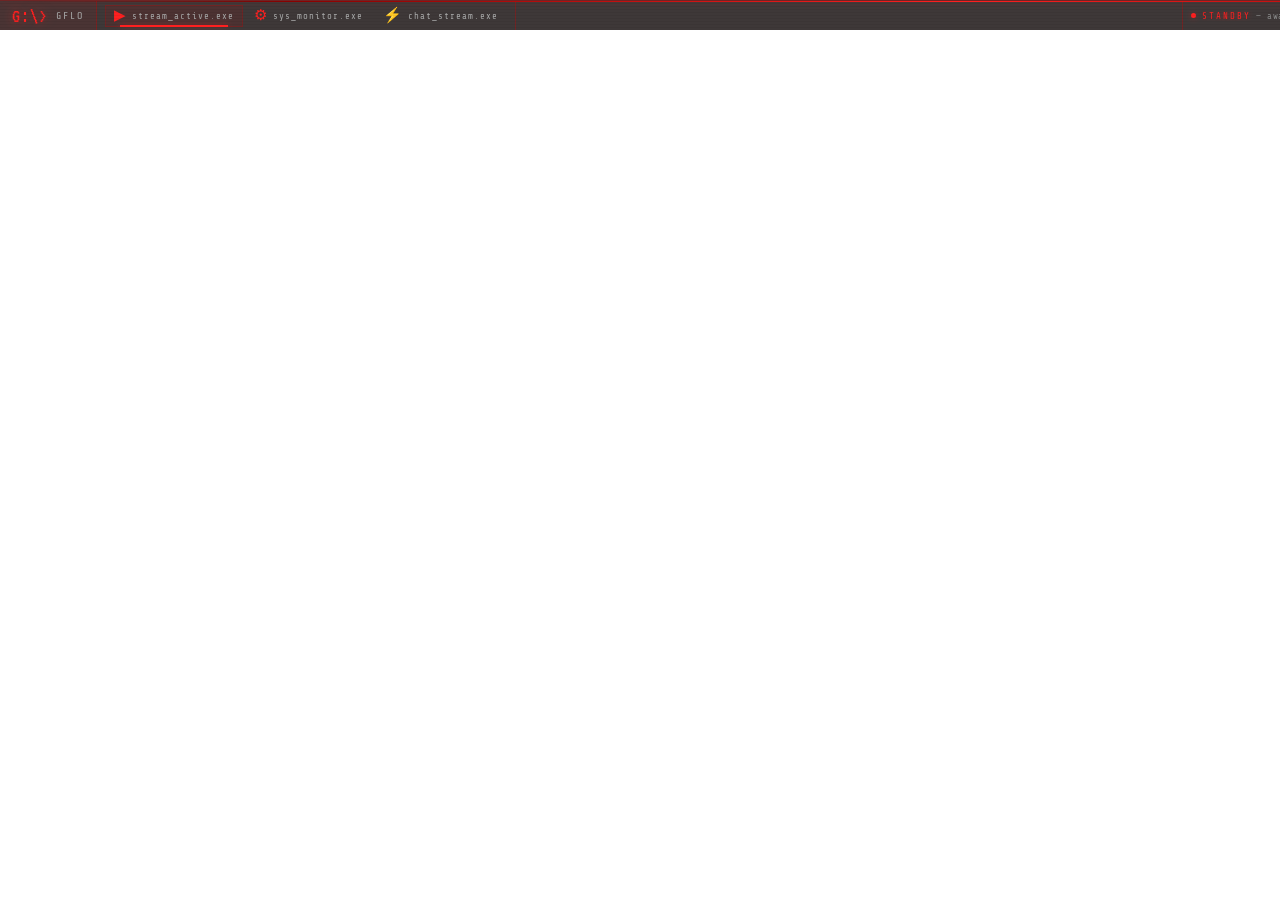
<file: ios/taskbar.html>
<!DOCTYPE html>
<html lang="en">
<head>
<meta charset="UTF-8">
<meta name="viewport" content="width=device-width, initial-scale=1.0">
<title>GFLO — Taskbar</title>
<link href="https://fonts.googleapis.com/css2?family=Share+Tech+Mono&family=VT323&display=swap" rel="stylesheet">
<style>
  * { margin:0; padding:0; box-sizing:border-box; }

  :root {
    --red:        #CC0000;
    --red-bright: #FF2020;
    --red-dim:    #880000;
    --red-glow:   rgba(255,32,32,0.45);
    --green:      #00FF88;
    --green-dim:  #00AA55;
    --gold:       #FFB800;
    --white:      #F0F0F0;
    --text:       #AAAAAA;
    --text-dim:   #444444;
    --bar-h:      30px;
    --bg:         rgba(8,0,0,0.78);
    --border:     rgba(204,0,0,0.35);
  }

  html, body {
    width: 1920px;
    height: 30px;
    overflow: hidden;
    background: transparent;
    font-family: 'Share Tech Mono', monospace;
  }

  /* ── TASKBAR ── */
  .taskbar {
    width: 1920px;
    height: 30px;
    background: var(--bg);
    backdrop-filter: blur(22px) saturate(1.5);
    -webkit-backdrop-filter: blur(22px) saturate(1.5);
    border-top: 1px solid var(--border);
    display: flex;
    align-items: center;
    position: relative;
    overflow: hidden;
  }

  /* scanline overlay */
  .taskbar::before {
    content:''; position:absolute; inset:0; pointer-events:none; z-index:20;
    background: repeating-linear-gradient(
      0deg, transparent, transparent 2px,
      rgba(0,0,0,0.05) 2px, rgba(0,0,0,0.05) 3px
    );
  }

  /* top glow line */
  .taskbar::after {
    content:''; position:absolute; top:0; left:0; right:0; height:1px;
    background: linear-gradient(90deg,
      transparent 0%,
      var(--red-dim) 15%,
      var(--red-bright) 50%,
      var(--red-dim) 85%,
      transparent 100%
    );
    box-shadow: 0 0 8px var(--red-glow);
    animation: topGlow 4s ease-in-out infinite;
  }

  /* ══════════════════════════════════════
     LEFT — START BUTTON
  ══════════════════════════════════════ */
  .start-btn {
    height: 30px;
    padding: 0 12px;
    display: flex;
    align-items: center;
    gap: 8px;
    border-right: 1px solid var(--border);
    background: rgba(204,0,0,0.08);
    cursor: default;
    flex-shrink: 0;
    transition: background 0.15s;
    position: relative;
    z-index: 2;
  }

  .start-btn:hover { background: rgba(204,0,0,0.18); }

  .start-logo {
    font-family: 'VT323', monospace;
    font-size: 20px;
    color: var(--red-bright);
    text-shadow: 0 0 10px var(--red-glow), 0 0 20px rgba(204,0,0,0.3);
    letter-spacing: 1px;
    line-height: 1;
    animation: logoFlicker 7s infinite;
  }

  .start-label {
    font-size: 10px;
    color: var(--text);
    letter-spacing: 2px;
    text-transform: uppercase;
  }

  /* ── SEPARATOR ── */
  .sep {
    width: 1px;
    height: 22px;
    background: var(--border);
    flex-shrink: 0;
    margin: 0 2px;
  }

  /* ══════════════════════════════════════
     LEFT — PINNED APPS / ACTIVE WINDOW
  ══════════════════════════════════════ */
  .pinned-area {
    display: flex;
    align-items: center;
    gap: 2px;
    padding: 0 8px;
    height: 30px;
    flex-shrink: 0;
    border-right: 1px solid var(--border);
  }

  .app-btn {
    height: 22px;
    padding: 0 8px;
    display: flex;
    align-items: center;
    gap: 6px;
    border: 1px solid transparent;
    background: transparent;
    cursor: default;
    transition: all 0.15s;
    position: relative;
  }

  .app-btn.active {
    background: rgba(204,0,0,0.1);
    border-color: rgba(204,0,0,0.25);
  }

  /* active underline */
  .app-btn.active::after {
    content:'';
    position:absolute; bottom:-1px; left:10%; right:10%; height:2px;
    background: var(--red-bright);
    box-shadow: 0 0 6px var(--red-glow);
  }

  .app-icon {
    font-family: 'VT323', monospace;
    font-size: 15px;
    color: var(--red-bright);
    line-height: 1;
  }

  .app-label {
    font-size: 9px;
    color: var(--text);
    letter-spacing: 1px;
    white-space: nowrap;
  }

  /* ══════════════════════════════════════
     CENTER — spacer
  ══════════════════════════════════════ */
  .center-spacer { flex: 1; }

  /* ══════════════════════════════════════
     RIGHT — SYSTEM TRAY
  ══════════════════════════════════════ */
  .tray {
    display: flex;
    align-items: center;
    height: 30px;
    border-left: 1px solid var(--border);
    flex-shrink: 0;
  }

  /* ── TRAY ITEM base ── */
  .tray-item {
    height: 30px;
    padding: 0 8px;
    display: flex;
    align-items: center;
    gap: 5px;
    border-right: 1px solid rgba(204,0,0,0.12);
    flex-shrink: 0;
    cursor: default;
    transition: background 0.15s;
    position: relative;
  }

  .tray-item:hover { background: rgba(204,0,0,0.08); }
  .tray-item:last-child { border-right: none; }

  /* ── RECENT EVENT FLASH ── */
  .tray-event {
    min-width: 180px;
    max-width: 220px;
    overflow: hidden;
  }

  .event-inner {
    display: flex;
    align-items: center;
    gap: 6px;
  }

  .event-dot {
    width: 5px; height: 5px; border-radius: 50%;
    background: var(--red-bright);
    box-shadow: 0 0 6px var(--red-glow);
    flex-shrink: 0;
    animation: dotBlink 1.5s ease-in-out infinite;
  }

  .event-text {
    font-size: 9px;
    color: #888;
    letter-spacing: 0.5px;
    white-space: nowrap;
    overflow: hidden;
  }

  .event-text .ev-type  { color: var(--red-bright); text-shadow: 0 0 6px var(--red-glow); letter-spacing: 2px; }
  .event-text .ev-user  {
    color: var(--white);
    background: rgba(255,255,255,0.06);
    border: 1px solid rgba(255,255,255,0.1);
    padding: 0 4px;
    font-size: 9px;
  }

  /* flash animation on new event */
  .tray-event.flash .event-text {
    animation: eventFlash 0.4s steps(1) 3;
  }

  /* ── NOW PLAYING ── */
  .tray-music {
    min-width: 160px;
    max-width: 200px;
    overflow: hidden;
  }

  .music-inner {
    display: flex;
    align-items: center;
    gap: 5px;
  }

  .music-icon {
    font-family: 'VT323', monospace;
    font-size: 15px;
    color: var(--red-dim);
    flex-shrink: 0;
    animation: musicPulse 1.2s ease-in-out infinite;
  }

  .music-text {
    display: flex;
    flex-direction: column;
    gap: 1px;
    overflow: hidden;
  }

  .music-label {
    font-size: 7px;
    color: var(--text-dim);
    letter-spacing: 2px;
    text-transform: uppercase;
  }

  .music-track {
    font-size: 9px;
    color: var(--text);
    white-space: nowrap;
    overflow: hidden;
    text-overflow: ellipsis;
    max-width: 155px;
  }

  /* ── SIGNAL BARS ── */
  .tray-signal { gap: 3px; }

  .signal-label {
    font-size: 7px;
    color: var(--text-dim);
    letter-spacing: 1px;
    margin-right: 2px;
  }

  .signal-bars {
    display: flex;
    align-items: flex-end;
    gap: 2px;
    height: 14px;
  }

  .bar {
    width: 4px;
    background: var(--red-dim);
    border-radius: 1px;
    transition: background 0.3s;
  }

  .bar.b1 { height: 4px;  }
  .bar.b2 { height: 7px;  }
  .bar.b3 { height: 10px; }
  .bar.b4 { height: 13px; }

  .bar.active { background: var(--red-bright); box-shadow: 0 0 4px var(--red-glow); }
  .bar.dim    { background: #2a2a2a; }

  /* ── LIVE PILL ── */
  .tray-live { gap: 6px; }

  .live-pill {
    display: flex;
    align-items: center;
    gap: 5px;
    background: rgba(204,0,0,0.12);
    border: 1px solid rgba(204,0,0,0.35);
    padding: 2px 8px;
  }

  .live-dot {
    width: 5px; height: 5px; border-radius: 50%;
    background: var(--red-bright);
    box-shadow: 0 0 8px var(--red-glow);
    animation: livePulse 1.4s ease-in-out infinite;
    flex-shrink: 0;
  }

  .live-text {
    font-family: 'VT323', monospace;
    font-size: 16px;
    color: var(--red-bright);
    letter-spacing: 2px;
    line-height: 1;
    text-shadow: 0 0 8px var(--red-glow);
  }

  /* ── UPTIME ── */
  .tray-uptime { gap: 5px; }

  .uptime-inner {
    display: flex;
    flex-direction: column;
    gap: 1px;
    align-items: flex-end;
  }

  .uptime-label {
    font-size: 7px;
    color: var(--text-dim);
    letter-spacing: 2px;
    text-transform: uppercase;
  }

  .uptime-value {
    font-family: 'VT323', monospace;
    font-size: 16px;
    color: var(--text);
    letter-spacing: 1px;
    line-height: 1;
  }

  /* ── VIEWER COUNT ── */
  .tray-viewers { gap: 5px; }

  .viewer-dot {
    width: 6px; height: 6px; border-radius: 50%;
    background: var(--red-bright);
    box-shadow: 0 0 8px var(--red-glow);
    flex-shrink: 0;
    animation: livePulse 1.8s ease-in-out infinite;
  }

  .viewer-count {
    font-family: 'VT323', monospace;
    font-size: 20px;
    color: var(--white);
    letter-spacing: 1px;
    line-height: 1;
    min-width: 32px;
    text-align: left;
  }

  /* ── CLOCK ── */
  .tray-clock {
    min-width: 72px;
    border-right: none;
    gap: 0;
  }

  .clock-inner {
    display: flex;
    flex-direction: column;
    align-items: center;
    gap: 1px;
  }

  .clock-time {
    font-family: 'VT323', monospace;
    font-size: 18px;
    color: var(--white);
    letter-spacing: 1px;
    line-height: 1;
  }

  .clock-date {
    font-size: 8px;
    color: var(--text-dim);
    letter-spacing: 1px;
  }

  /* ══════════════════════════════════════
     ANIMATIONS
  ══════════════════════════════════════ */
  @keyframes topGlow {
    0%,100% { opacity:0.6; }
    50%      { opacity:1; }
  }

  @keyframes logoFlicker {
    0%,92%,100% { opacity:1; text-shadow:0 0 10px var(--red-glow),0 0 20px rgba(204,0,0,0.3); }
    93% { opacity:0.4; }
    94% { opacity:1; }
    97% { opacity:0.6; text-shadow:none; }
    98% { opacity:1; }
  }

  @keyframes dotBlink {
    0%,100% { opacity:1; }
    50%      { opacity:0.3; }
  }

  @keyframes livePulse {
    0%,100% { box-shadow:0 0 6px var(--red-glow); opacity:1; }
    50%      { box-shadow:0 0 14px var(--red-glow); opacity:0.7; }
  }

  @keyframes musicPulse {
    0%,100% { opacity:1;   color:var(--red-dim); }
    50%      { opacity:0.6; color:var(--red-bright); }
  }

  @keyframes eventFlash {
    0%,100% { opacity:1; }
    50%      { opacity:0; }
  }

  @keyframes signalCycle {
    0%,100% { opacity:1; }
    50%      { opacity:0.5; }
  }

</style>
</head>
<body>

<div class="taskbar">

  <!-- ══ START BUTTON ══ -->
  <div class="start-btn">
    <div class="start-logo">G:\&gt;</div>
    <div class="start-label">GFLO</div>
  </div>

  <!-- ══ PINNED APPS ══ -->
  <div class="pinned-area">
    <div class="app-btn active">
      <div class="app-icon">▶</div>
      <div class="app-label" id="activeApp">stream_active.exe</div>
    </div>
    <div class="app-btn">
      <div class="app-icon">⚙</div>
      <div class="app-label">sys_monitor.exe</div>
    </div>
    <div class="app-btn">
      <div class="app-icon">⚡</div>
      <div class="app-label">chat_stream.exe</div>
    </div>
  </div>

  <!-- ══ CENTER SPACER ══ -->
  <div class="center-spacer"></div>

  <!-- ══ SYSTEM TRAY ══ -->
  <div class="tray">

    <!-- Recent Event Flash -->
    <div class="tray-item tray-event" id="trayEvent">
      <div class="event-inner">
        <div class="event-dot"></div>
        <div class="event-text" id="eventText">
          <span class="ev-type">STANDBY</span> — awaiting events
        </div>
      </div>
    </div>

    <div class="sep"></div>

    <!-- Now Playing -->
    <div class="tray-item tray-music">
      <div class="music-inner">
        <div class="music-icon">♪</div>
        <div class="music-text">
          <div class="music-label">NOW PLAYING</div>
          <div class="music-track" id="musicTrack">Perturbator — Humans Are Such Easy Prey</div>
        </div>
      </div>
    </div>

    <div class="sep"></div>

    <!-- Signal Bars -->
    <div class="tray-item tray-signal">
      <div class="signal-label">SIG</div>
      <div class="signal-bars">
        <div class="bar b1 active" id="sig1"></div>
        <div class="bar b2 active" id="sig2"></div>
        <div class="bar b3 active" id="sig3"></div>
        <div class="bar b4 active" id="sig4"></div>
      </div>
    </div>

    <div class="sep"></div>

    <!-- LIVE Pill -->
    <div class="tray-item tray-live">
      <div class="live-pill">
        <div class="live-dot"></div>
        <div class="live-text">LIVE</div>
      </div>
    </div>

    <div class="sep"></div>

    <!-- Uptime -->
    <div class="tray-item tray-uptime">
      <div class="uptime-inner">
        <div class="uptime-label">RUNTIME</div>
        <div class="uptime-value" id="uptimeVal">00:00:00</div>
      </div>
    </div>

    <div class="sep"></div>

    <!-- Viewer Count -->
    <div class="tray-item tray-viewers">
      <div class="viewer-dot"></div>
      <div class="viewer-count" id="viewerCount">247</div>
    </div>

    <div class="sep"></div>

    <!-- Clock -->
    <div class="tray-item tray-clock">
      <div class="clock-inner">
        <div class="clock-time" id="clockTime">00:00</div>
        <div class="clock-date" id="clockDate">MON 00/00</div>
      </div>
    </div>

  </div><!-- /tray -->
</div><!-- /taskbar -->

<script>
  /* ── CLOCK ── */
  function updateClock() {
    const now = new Date();
    const h  = String(now.getHours()).padStart(2,'0');
    const m  = String(now.getMinutes()).padStart(2,'0');
    const days = ['SUN','MON','TUE','WED','THU','FRI','SAT'];
    const day  = days[now.getDay()];
    const mo   = String(now.getMonth()+1).padStart(2,'0');
    const d    = String(now.getDate()).padStart(2,'0');
    document.getElementById('clockTime').textContent = `${h}:${m}`;
    document.getElementById('clockDate').textContent = `${day} ${mo}/${d}`;
  }
  updateClock();
  setInterval(updateClock, 10000);

  /* ── UPTIME ── */
  const startTime = Date.now();
  function updateUptime() {
    const s   = Math.floor((Date.now() - startTime) / 1000);
    const hh  = String(Math.floor(s / 3600)).padStart(2,'0');
    const mm  = String(Math.floor((s % 3600) / 60)).padStart(2,'0');
    const ss  = String(s % 60).padStart(2,'0');
    document.getElementById('uptimeVal').textContent = `${hh}:${mm}:${ss}`;
  }
  updateUptime();
  setInterval(updateUptime, 1000);

  /* ── SIGNAL BARS — subtle random fluctuation ── */
  const bars = ['sig1','sig2','sig3','sig4'];
  function fluctuateSignal() {
    const strength = Math.random() > 0.15 ? 4 : Math.random() > 0.5 ? 3 : 2;
    bars.forEach((id, i) => {
      const el = document.getElementById(id);
      el.className = `bar b${i+1} ${i < strength ? 'active' : 'dim'}`;
    });
  }
  setInterval(fluctuateSignal, 4000 + Math.random() * 3000);

  /* ── RECENT EVENTS ── */
  const events = [
    { type:'FOLLOW',  user:'xX_D4RKN0D3_Xx'  },
    { type:'SUB',     user:'GhostPacket99'     },
    { type:'RAID',    user:'ShadowExec'        },
    { type:'BITS',    user:'VoidPacket_99'     },
    { type:'FOLLOW',  user:'netrunner42'       },
    { type:'SUB',     user:'PhantomTMP'        },
    { type:'FOLLOW',  user:'malloc_void'       },
    { type:'RAID',    user:'dark_bat_'         },
  ];

  let evIdx = 0;

  function flashEvent(ev) {
    const el   = document.getElementById('trayEvent');
    const text = document.getElementById('eventText');
    text.innerHTML = `<span class="ev-type">${ev.type}</span> &nbsp;<span class="ev-user">${ev.user}</span>`;
    el.classList.remove('flash');
    void el.offsetWidth;
    el.classList.add('flash');
    setTimeout(() => el.classList.remove('flash'), 1200);
  }

  function cycleEvents() {
    flashEvent(events[evIdx % events.length]);
    evIdx++;
    setTimeout(cycleEvents, 5000 + Math.random() * 4000);
  }
  setTimeout(cycleEvents, 3000);

  /* ── NOW PLAYING — cycle tracks ── */
  const tracks = [
    'Perturbator — Humans Are Such Easy Prey',
    'Carpenter Brut — Turbo Killer',
    'Gunship — Tech Noir',
    'Dan Terminus — The Wrath of Code',
    'Kavinsky — Nightcall',
    'Makeup and Vanity Set — Ghosts',
  ];
  let trackIdx = 0;

  function cycleTrack() {
    trackIdx = (trackIdx + 1) % tracks.length;
    const el = document.getElementById('musicTrack');
    el.style.opacity = '0';
    setTimeout(() => {
      el.textContent = tracks[trackIdx];
      el.style.transition = 'opacity 0.5s';
      el.style.opacity = '1';
    }, 300);
  }
  setInterval(cycleTrack, 18000);

  /* ── VIEWER COUNT — subtle drift ── */
  let viewers = 247;
  function driftViewers() {
    const delta = Math.floor(Math.random() * 5) - 2;
    viewers = Math.max(1, viewers + delta);
    document.getElementById('viewerCount').textContent = viewers;
  }
  setInterval(driftViewers, 8000 + Math.random() * 5000);
</script>

</body>
</html>
</file>
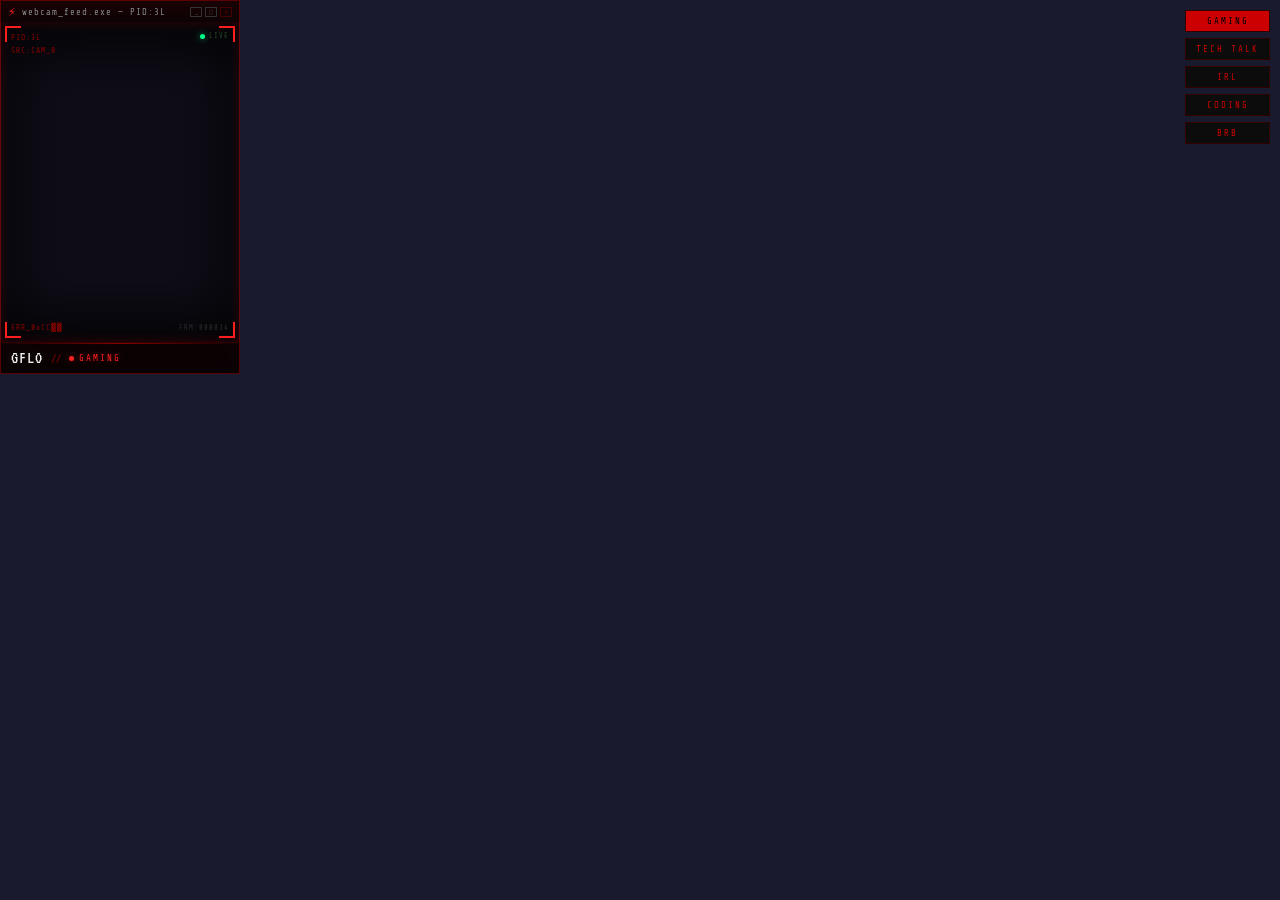
<file: ios/webcam-frame.html>
<!DOCTYPE html>
<html lang="en">
<head>
<meta charset="UTF-8">
<meta name="viewport" content="width=device-width, initial-scale=1.0">
<title>GFLO — Webcam Frame</title>
<link href="https://fonts.googleapis.com/css2?family=Share+Tech+Mono&family=VT323&display=swap" rel="stylesheet">
<style>
  * { margin:0; padding:0; box-sizing:border-box; }

  :root {
    --red:        #CC0000;
    --red-bright: #FF2020;
    --red-dim:    #880000;
    --red-glow:   rgba(255,32,32,0.45);
    --green:      #00FF88;
    --white:      #F0F0F0;
    --text:       #AAAAAA;
    --text-dim:   #444444;
    --bg:         rgba(8,0,0,0.72);
    --border:     rgba(204,0,0,0.4);
    --cam-w:      240px;
    --cam-h:      320px;
    --label-h:    32px;
    --title-h:    22px;
  }

  html, body {
    width: var(--cam-w);
    height: calc(var(--cam-h) + var(--label-h) + var(--title-h));
    overflow: hidden;
    background: transparent;
    font-family: 'Share Tech Mono', monospace;
  }

  /* ══════════════════════════
     OUTER WRAPPER
  ══════════════════════════ */
  .cam-wrapper {
    width: var(--cam-w);
    display: flex;
    flex-direction: column;
    position: relative;
    filter: drop-shadow(0 4px 20px rgba(0,0,0,0.85));
  }

  /* ══════════════════════════
     TITLE BAR (top)
  ══════════════════════════ */
  .cam-titlebar {
    height: var(--title-h);
    background: linear-gradient(180deg, rgba(26,0,0,0.88) 0%, rgba(13,0,0,0.82) 100%);
    backdrop-filter: blur(20px) saturate(1.4);
    -webkit-backdrop-filter: blur(20px) saturate(1.4);
    border: 1px solid var(--border);
    border-bottom: none;
    display: flex;
    align-items: center;
    padding: 0 7px;
    gap: 6px;
    position: relative;
    overflow: hidden;
    flex-shrink: 0;
  }

  /* shimmer */
  .cam-titlebar::after {
    content:'';
    position:absolute; top:0; left:-100%; width:60%; height:100%;
    background: linear-gradient(90deg, transparent, rgba(255,32,32,0.07), transparent);
    animation: shimmer 4s linear infinite;
  }

  .title-icon {
    font-family: 'VT323', monospace;
    font-size: 13px;
    color: var(--red-bright);
    flex-shrink: 0;
  }

  .title-text {
    font-size: 9px;
    color: #888;
    letter-spacing: 1px;
    flex: 1;
    white-space: nowrap;
    overflow: hidden;
    animation: titleGlitch 7s steps(1) infinite;
  }

  .win-controls { display:flex; gap:3px; flex-shrink:0; }
  .win-ctrl {
    width: 12px; height: 10px;
    border: 1px solid #333;
    display: flex; align-items: center; justify-content: center;
    font-size: 6px; color: #444;
  }
  .win-ctrl.close { border-color:#440000; color:#660000; }

  /* ══════════════════════════
     CAM VIEWPORT
  ══════════════════════════ */
  .cam-viewport {
    width: var(--cam-w);
    height: var(--cam-h);
    position: relative;
    border-left: 1px solid var(--border);
    border-right: 1px solid var(--border);
    overflow: hidden;
    background: rgba(4,0,0,0.3);
  }

  /* The actual transparent hole where OBS puts the webcam */
  .cam-hole {
    position: absolute;
    inset: 6px;
    background: transparent;
  }

  /* scanlines over cam */
  .cam-viewport::before {
    content:''; position:absolute; inset:0; pointer-events:none; z-index:10;
    background: repeating-linear-gradient(
      0deg, transparent, transparent 3px,
      rgba(0,0,0,0.06) 3px, rgba(0,0,0,0.06) 4px
    );
  }

  /* vignette edges */
  .cam-viewport::after {
    content:''; position:absolute; inset:0; pointer-events:none; z-index:9;
    background:
      linear-gradient(to right,  rgba(0,0,0,0.45) 0%, transparent 18%, transparent 82%, rgba(0,0,0,0.45) 100%),
      linear-gradient(to bottom, rgba(0,0,0,0.45) 0%, transparent 18%, transparent 82%, rgba(0,0,0,0.45) 100%);
  }

  /* ── CORNER BRACKETS ── */
  .bracket { position:absolute; width:16px; height:16px; z-index:15; }
  .br-tl { top:4px;  left:4px;  border-top:2px solid var(--red-bright); border-left:2px solid var(--red-bright); }
  .br-tr { top:4px;  right:4px; border-top:2px solid var(--red-bright); border-right:2px solid var(--red-bright); }
  .br-bl { bottom:4px; left:4px;  border-bottom:2px solid var(--red-bright); border-left:2px solid var(--red-bright); }
  .br-br { bottom:4px; right:4px; border-bottom:2px solid var(--red-bright); border-right:2px solid var(--red-bright); }

  /* bracket glow pulse */
  .bracket { animation: bracketPulse 3s ease-in-out infinite; }

  /* ── HUD ELEMENTS inside viewport ── */

  /* top-left: process ID */
  .hud-pid {
    position: absolute;
    top: 10px; left: 10px;
    font-size: 8px;
    color: var(--red-dim);
    letter-spacing: 1px;
    z-index: 12;
    line-height: 1.6;
  }

  /* top-right: signal dot */
  .hud-signal {
    position: absolute;
    top: 10px; right: 10px;
    display: flex;
    align-items: center;
    gap: 4px;
    z-index: 12;
  }

  .hud-signal-dot {
    width: 5px; height: 5px; border-radius: 50%;
    background: var(--green);
    box-shadow: 0 0 6px rgba(0,255,136,0.6);
    animation: livePulse 1.6s ease-in-out infinite;
  }

  .hud-signal-text {
    font-size: 7px;
    color: #2a4a2a;
    letter-spacing: 1px;
  }

  /* bottom-left: glitch corruption artifact */
  .hud-corrupt {
    position: absolute;
    bottom: 10px; left: 10px;
    font-size: 8px;
    color: var(--red-dim);
    letter-spacing: 1px;
    z-index: 12;
    animation: charCorrupt 5s steps(1) infinite;
  }

  /* bottom-right: frame counter */
  .hud-frame {
    position: absolute;
    bottom: 10px; right: 10px;
    font-size: 7px;
    color: #2a2a2a;
    letter-spacing: 1px;
    z-index: 12;
  }

  /* ── GLITCH LINE ── */
  .glitch-line {
    position: absolute;
    left: 0; right: 0;
    height: 1px;
    background: var(--red-bright);
    opacity: 0;
    z-index: 16;
    animation: glitchSweep 8s linear infinite;
  }

  /* ══════════════════════════
     LABEL BAR (bottom)
  ══════════════════════════ */
  .cam-label {
    height: var(--label-h);
    background: linear-gradient(180deg, rgba(13,0,0,0.85) 0%, rgba(8,0,0,0.90) 100%);
    backdrop-filter: blur(20px) saturate(1.4);
    -webkit-backdrop-filter: blur(20px) saturate(1.4);
    border: 1px solid var(--border);
    border-top: 1px solid rgba(204,0,0,0.2);
    display: flex;
    align-items: center;
    padding: 0 10px;
    gap: 8px;
    position: relative;
    overflow: hidden;
    flex-shrink: 0;
  }

  /* top accent line on label */
  .cam-label::before {
    content:'';
    position:absolute; top:0; left:0; right:0; height:1px;
    background: linear-gradient(90deg, transparent, var(--red-dim), transparent);
  }

  .label-name {
    font-family: 'VT323', monospace;
    font-size: 18px;
    color: var(--white);
    letter-spacing: 1px;
    line-height: 1;
    text-shadow: 0 0 8px rgba(255,255,255,0.1);
    flex-shrink: 0;
  }

  .label-sep {
    font-size: 10px;
    color: var(--red-dim);
    flex-shrink: 0;
  }

  .label-activity {
    display: flex;
    align-items: center;
    gap: 5px;
    flex: 1;
  }

  .activity-dot {
    width: 5px; height: 5px; border-radius: 50%;
    background: var(--red-bright);
    box-shadow: 0 0 6px var(--red-glow);
    flex-shrink: 0;
    animation: livePulse 1.4s ease-in-out infinite;
  }

  .activity-text {
    font-size: 9px;
    color: var(--red-bright);
    letter-spacing: 2px;
    text-transform: uppercase;
    text-shadow: 0 0 6px var(--red-glow);
  }

  /* ══════════════════════════
     OUTER GLOW BORDER (sides)
  ══════════════════════════ */
  .cam-side-glow {
    position: absolute;
    top: var(--title-h);
    left: 0; right: 0;
    height: var(--cam-h);
    pointer-events: none;
    z-index: 20;
    box-shadow: inset 2px 0 12px rgba(204,0,0,0.12), inset -2px 0 12px rgba(204,0,0,0.12);
  }

  /* ══════════════════════════
     DEMO CONTROLS (OBS: remove)
  ══════════════════════════ */
  .demo-controls {
    position: fixed;
    top: 10px; right: 10px;
    display: flex;
    flex-direction: column;
    gap: 6px;
    z-index: 100;
  }

  .demo-btn {
    background: #0C0C0C;
    border: 1px solid #330000;
    color: var(--red);
    font-family: 'Share Tech Mono', monospace;
    font-size: 9px;
    letter-spacing: 2px;
    padding: 5px 10px;
    cursor: pointer;
    text-transform: uppercase;
  }

  .demo-btn:hover { background: var(--red-dim); color: var(--white); }
  .demo-btn.active { background: var(--red); color: #000; }

  /* demo bg so you can see frame */
  .demo-bg {
    position: fixed;
    inset: 0;
    background: #1a1a2e;
    z-index: -1;
  }

  /* ══════════════════════════
     ANIMATIONS
  ══════════════════════════ */
  @keyframes shimmer {
    0%   { left:-100%; }
    100% { left:200%; }
  }

  @keyframes titleGlitch {
    0%,89%,100% { transform:none; color:#888; }
    90% { transform:translateX(2px); color:var(--red-bright); }
    91% { transform:translateX(-1px); color:#888; }
    92% { transform:none; }
  }

  @keyframes bracketPulse {
    0%,100% { opacity:0.6; }
    50%      { opacity:1; box-shadow: 0 0 6px var(--red-glow); }
  }

  @keyframes livePulse {
    0%,100% { opacity:1; }
    50%      { opacity:0.4; }
  }

  @keyframes charCorrupt {
    0%,88%,100% { opacity:1; letter-spacing:1px; color:var(--red-dim); }
    89% { opacity:0.3; letter-spacing:3px; }
    90% { opacity:1; }
    94% { color:var(--red-bright); letter-spacing:1px; }
    95% { opacity:0.5; }
    96% { opacity:1; color:var(--red-dim); }
  }

  @keyframes glitchSweep {
    0%   { top:-2px; opacity:0; }
    2%   { opacity:0.6; }
    8%   { top:100%; opacity:0; }
    100% { top:100%; opacity:0; }
  }

  @keyframes frameCount {
    from { content: '000000'; }
    to   { content: '999999'; }
  }
</style>
</head>
<body>

<!-- Demo background (remove in OBS) -->
<div class="demo-bg"></div>

<!-- Demo controls (remove in OBS) -->
<div class="demo-controls">
  <button class="demo-btn active" onclick="setActivity('GAMING', this)">GAMING</button>
  <button class="demo-btn" onclick="setActivity('TECH TALK', this)">TECH TALK</button>
  <button class="demo-btn" onclick="setActivity('IRL', this)">IRL</button>
  <button class="demo-btn" onclick="setActivity('CODING', this)">CODING</button>
  <button class="demo-btn" onclick="setActivity('BRB', this)">BRB</button>
</div>

<div class="cam-wrapper">

  <!-- SIDE GLOW -->
  <div class="cam-side-glow"></div>

  <!-- TITLE BAR -->
  <div class="cam-titlebar">
    <div class="title-icon">⚡</div>
    <div class="title-text">webcam_feed.exe — PID:3L</div>
    <div class="win-controls">
      <div class="win-ctrl">_</div>
      <div class="win-ctrl">□</div>
      <div class="win-ctrl close">✕</div>
    </div>
  </div>

  <!-- CAM VIEWPORT -->
  <div class="cam-viewport">

    <!-- transparent hole for webcam -->
    <div class="cam-hole"></div>

    <!-- corner brackets -->
    <div class="bracket br-tl"></div>
    <div class="bracket br-tr"></div>
    <div class="bracket br-bl"></div>
    <div class="bracket br-br"></div>

    <!-- HUD overlays -->
    <div class="hud-pid">
      PID:3L<br>
      SRC:CAM_0
    </div>

    <div class="hud-signal">
      <div class="hud-signal-dot"></div>
      <div class="hud-signal-text">LIVE</div>
    </div>

    <div class="hud-corrupt" id="hudCorrupt">ERR_0xCC▓▓</div>

    <div class="hud-frame" id="hudFrame">FRM:000000</div>

    <!-- glitch sweep line -->
    <div class="glitch-line"></div>

  </div>

  <!-- LABEL BAR -->
  <div class="cam-label">
    <div class="label-name">GFLO</div>
    <div class="label-sep">//</div>
    <div class="label-activity">
      <div class="activity-dot"></div>
      <div class="activity-text" id="activityText">GAMING</div>
    </div>
  </div>

</div>

<script>
  // ── ACTIVITY SWITCHER ──
  function setActivity(label, btn) {
    document.getElementById('activityText').textContent = label;
    document.querySelectorAll('.demo-btn').forEach(b => b.classList.remove('active'));
    if (btn) btn.classList.add('active');
  }

  // ── FRAME COUNTER ──
  let frame = 0;
  setInterval(() => {
    frame++;
    document.getElementById('hudFrame').textContent = 'FRM:' + String(frame).padStart(6,'0');
  }, 33); // ~30fps

  // ── CORRUPT STRING RANDOMIZER ──
  const corruptStrings = [
    'ERR_0xCC▓▓',
    'ERR_0x▓▓00',
    'SIG:▓▓FAULT',
    'NULL_0x3L▓',
    'ERR_▓▓CC00',
  ];
  setInterval(() => {
    const el = document.getElementById('hudCorrupt');
    el.textContent = corruptStrings[Math.floor(Math.random() * corruptStrings.length)];
  }, 3200);
</script>

</body>
</html>
</file>
<file: styles.css>
/* ============================================
   GFLO — Global Stylesheet
   THEME: HACKER / CYBERPUNK
   PALETTE: CRIMSON / BLACK
   ============================================ */

@import url('https://fonts.googleapis.com/css2?family=Share+Tech+Mono&family=VT323&display=swap');

:root {
  --red:        #CC0000;
  --red-bright: #FF2020;
  --red-dim:    #880000;
  --red-glow:   rgba(204, 0, 0, 0.4);
  --black:      #080808;
  --dark:       #0F0F0F;
  --panel:      #111111;
  --border:     #1E1E1E;
  --grey:       #333333;
  --text:       #CCCCCC;
  --text-dim:   #666666;
  --white:      #F0F0F0;
}

/* ── Reset ── */
*, *::before, *::after { box-sizing: border-box; margin: 0; padding: 0; }

html { scroll-behavior: smooth; }

body {
  font-family: 'Share Tech Mono', monospace;
  background: var(--black);
  color: var(--text);
  line-height: 1.7;
  overflow-x: hidden;
  cursor: crosshair;
}

/* ── Scanlines ── */
body::before {
  content: '';
  position: fixed;
  inset: 0;
  background: repeating-linear-gradient(
    0deg,
    transparent, transparent 2px,
    rgba(0,0,0,0.07) 2px, rgba(0,0,0,0.07) 4px
  );
  pointer-events: none;
  z-index: 9999;
}

/* ── Noise ── */
body::after {
  content: '';
  position: fixed;
  top: -50%; left: -50%;
  width: 200%; height: 200%;
  background-image: url("data:image/svg+xml,%3Csvg viewBox='0 0 256 256' xmlns='http://www.w3.org/2000/svg'%3E%3Cfilter id='noise'%3E%3CfeTurbulence type='fractalNoise' baseFrequency='0.9' numOctaves='4' stitchTiles='stitch'/%3E%3C/filter%3E%3Crect width='100%25' height='100%25' filter='url(%23noise)' opacity='0.03'/%3E%3C/svg%3E");
  pointer-events: none;
  z-index: 9998;
  opacity: 0.35;
}

/* ══════════════════════════════════
   NAVIGATION
══════════════════════════════════ */
nav {
  position: sticky;
  top: 0;
  z-index: 1000;
  background: rgba(8,8,8,0.95);
  border-bottom: 1px solid var(--border);
  padding: 0 24px;
  display: flex;
  align-items: center;
  justify-content: space-between;
  height: 56px;
  backdrop-filter: blur(4px);
}

.nav-brand {
  font-family: 'VT323', monospace;
  font-size: 28px;
  color: var(--red-bright);
  text-shadow: 0 0 10px var(--red-glow), 0 0 30px var(--red-glow);
  text-decoration: none;
  letter-spacing: 2px;
  animation: glitch 10s infinite;
}

.nav-links {
  list-style: none;
  display: flex;
  gap: 2rem;
  align-items: center;
}

.nav-links a {
  color: var(--text-dim);
  text-decoration: none;
  font-size: 12px;
  letter-spacing: 2px;
  text-transform: uppercase;
  transition: color 0.2s;
}

.nav-links a:hover,
.nav-links a.active {
  color: var(--red-bright);
  text-shadow: 0 0 8px var(--red-glow);
}

/* ══════════════════════════════════
   LAYOUT
══════════════════════════════════ */
.container {
  max-width: 960px;
  margin: 0 auto;
  padding: 40px 24px;
}

section {
  margin-bottom: 64px;
}

/* ══════════════════════════════════
   SECTION LABELS
══════════════════════════════════ */
.section-label {
  font-size: 10px;
  letter-spacing: 4px;
  color: var(--red-dim);
  text-transform: uppercase;
  margin-bottom: 8px;
}

h1, h2, h3 {
  font-family: 'VT323', monospace;
  color: var(--red-bright);
  text-shadow: 0 0 12px var(--red-glow);
}

h1 { font-size: clamp(52px, 10vw, 96px); letter-spacing: 4px; line-height: 1; }
h2 { font-size: 32px; border-left: 3px solid var(--red); padding-left: 16px; margin-bottom: 24px; }
h3 { font-size: 22px; color: var(--white); text-shadow: none; margin-bottom: 8px; }

p {
  font-size: 13px;
  color: var(--text);
  margin-bottom: 12px;
}

/* ══════════════════════════════════
   HERO
══════════════════════════════════ */
.hero {
  border-bottom: 1px solid var(--red-dim);
  padding: 60px 0 48px;
  margin-bottom: 60px;
  position: relative;
}

.boot-line {
  font-size: 11px;
  color: var(--text-dim);
  letter-spacing: 2px;
  margin-bottom: 24px;
  animation: flicker 4s infinite;
}

.boot-line span { color: var(--red); }

.hero-title {
  animation: glitch 8s infinite;
}

.hero-tagline {
  margin-top: 16px;
  font-size: 13px;
  color: var(--text-dim);
  letter-spacing: 3px;
  text-transform: uppercase;
}

.hero-tagline em {
  color: var(--red);
  font-style: normal;
}

.corner-info {
  position: absolute;
  top: 0;
  right: 0;
  font-size: 10px;
  color: var(--text-dim);
  letter-spacing: 1px;
  text-align: right;
  line-height: 1.9;
}

/* ══════════════════════════════════
   CONCEPT / LORE BLOCKS
══════════════════════════════════ */
.concept-block {
  background: var(--panel);
  border: 1px solid var(--border);
  border-left: 3px solid var(--red);
  padding: 28px;
  font-size: 13px;
  line-height: 1.9;
}

.concept-block::before {
  content: '> ';
  color: var(--red);
}

.lore-block {
  background: var(--dark);
  border: 1px solid var(--red-dim);
  padding: 28px;
  font-size: 14px;
  line-height: 2;
  color: #aaa;
  font-style: italic;
  box-shadow: inset 0 0 40px rgba(204,0,0,0.05);
}

.lore-block::before {
  content: '// CLASSIFIED LOG ENTRY';
  display: block;
  font-style: normal;
  font-size: 10px;
  letter-spacing: 3px;
  color: var(--red-dim);
  margin-bottom: 16px;
}

/* ══════════════════════════════════
   CARDS / GRIDS
══════════════════════════════════ */
.grid-2 {
  display: grid;
  grid-template-columns: 1fr 1fr;
  gap: 16px;
}

.grid-3 {
  display: grid;
  grid-template-columns: repeat(auto-fit, minmax(240px, 1fr));
  gap: 16px;
}

.card {
  background: var(--panel);
  border: 1px solid var(--border);
  padding: 20px;
  transition: border-color 0.2s, box-shadow 0.2s;
}

.card:hover {
  border-color: var(--red-dim);
  box-shadow: 0 0 20px rgba(204,0,0,0.1);
}

.card-label {
  font-size: 10px;
  letter-spacing: 3px;
  color: var(--red);
  text-transform: uppercase;
  margin-bottom: 6px;
}

.card-title {
  font-family: 'VT323', monospace;
  font-size: 22px;
  color: var(--white);
  margin-bottom: 6px;
}

.card-desc {
  font-size: 12px;
  color: var(--text-dim);
  line-height: 1.7;
}

/* ══════════════════════════════════
   PILL / TAG
══════════════════════════════════ */
.pill {
  display: inline-block;
  background: rgba(204,0,0,0.1);
  border: 1px solid var(--red-dim);
  color: var(--red);
  font-size: 10px;
  letter-spacing: 2px;
  text-transform: uppercase;
  padding: 3px 10px;
  margin: 0 4px 6px 0;
}

/* ══════════════════════════════════
   TABLE
══════════════════════════════════ */
table {
  width: 100%;
  border-collapse: collapse;
  font-size: 13px;
}

th {
  text-align: left;
  font-size: 10px;
  letter-spacing: 3px;
  color: var(--red-dim);
  text-transform: uppercase;
  padding: 10px 16px;
  border-bottom: 1px solid var(--border);
}

td {
  padding: 12px 16px;
  border-bottom: 1px solid var(--border);
  color: var(--text);
  vertical-align: top;
}

td:first-child {
  color: var(--red-bright);
  font-family: 'VT323', monospace;
  font-size: 17px;
  white-space: nowrap;
}

tr:hover td { background: rgba(204,0,0,0.03); }

/* ══════════════════════════════════
   FOOTER
══════════════════════════════════ */
footer {
  border-top: 1px solid var(--border);
  padding: 24px;
  display: flex;
  justify-content: space-between;
  align-items: center;
  flex-wrap: wrap;
  gap: 8px;
  font-size: 11px;
  color: var(--text-dim);
}

footer span { color: var(--red); }

/* ══════════════════════════════════
   DIVIDER
══════════════════════════════════ */
hr.divider {
  border: none;
  border-top: 1px solid var(--border);
  margin: 48px 0;
}

/* ══════════════════════════════════
   CURSOR BLINK
══════════════════════════════════ */
.cursor::after {
  content: '_';
  animation: blink 1s infinite;
  color: var(--red);
}

/* ══════════════════════════════════
   ANIMATIONS
══════════════════════════════════ */
@keyframes flicker {
  0%, 95%, 100% { opacity: 1; }
  96% { opacity: 0.4; }
  97% { opacity: 1; }
  98% { opacity: 0.2; }
  99% { opacity: 1; }
}

@keyframes glitch {
  0%, 90%, 100% {
    text-shadow: 0 0 10px var(--red-glow), 0 0 30px var(--red-glow), 0 0 60px rgba(204,0,0,0.2);
    transform: none;
  }
  91% { text-shadow: -2px 0 var(--red-bright), 2px 0 #004444; transform: skewX(-1deg); }
  92% { text-shadow: 2px 0 var(--red-bright), -2px 0 #004444; transform: skewX(1deg); }
  93% { text-shadow: 0 0 10px var(--red-glow); transform: none; }
}

@keyframes blink {
  0%, 100% { opacity: 1; }
  50% { opacity: 0; }
}

/* ══════════════════════════════════
   RESPONSIVE
══════════════════════════════════ */
@media (max-width: 640px) {
  .grid-2 { grid-template-columns: 1fr; }
  .corner-info { display: none; }
  nav { padding: 0 16px; }
  .nav-links { gap: 1rem; }
}
</file>
